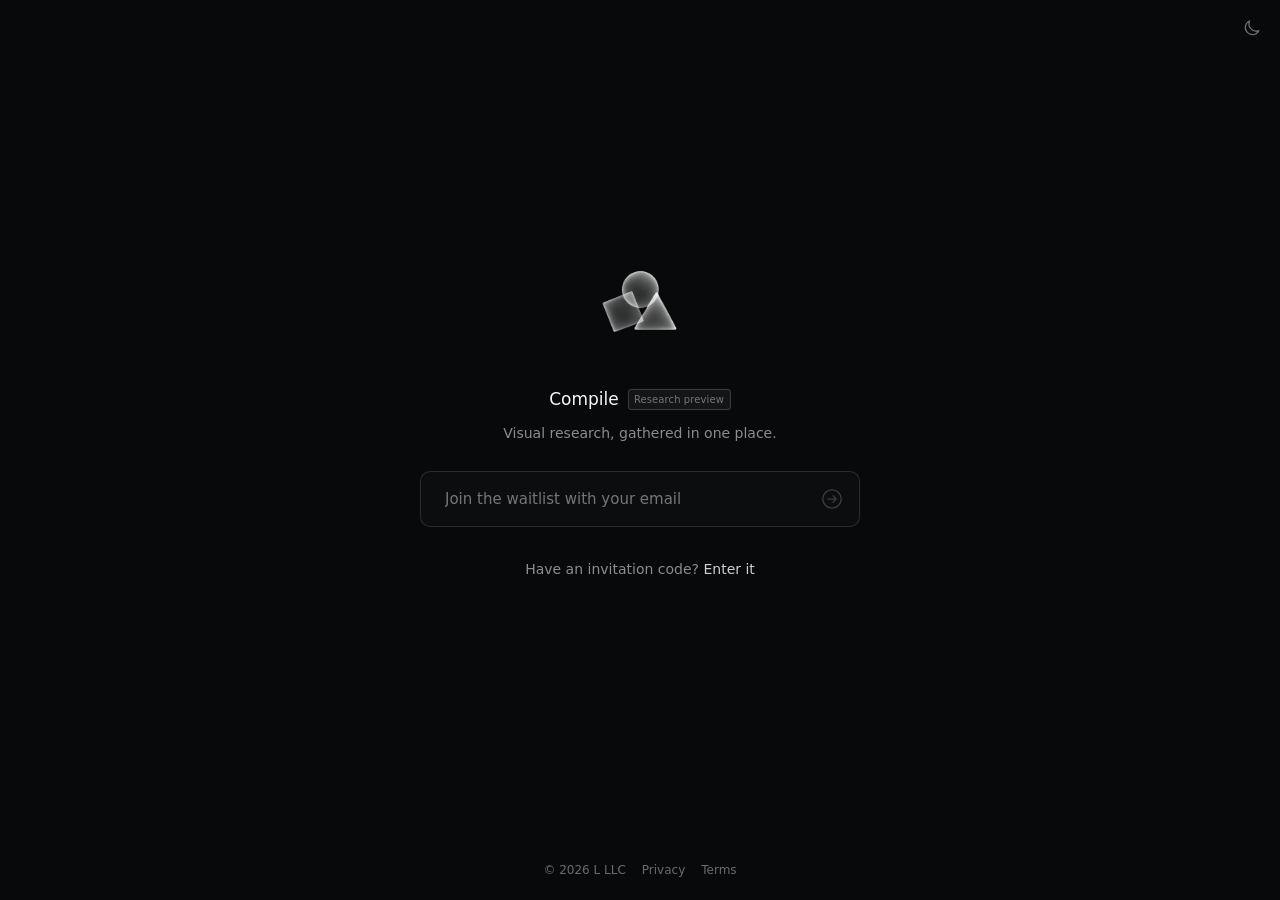
<file: index.html>
<!doctype html>
<html lang="en">
<head>
<meta charset="utf-8">
<meta name="viewport" content="width=device-width, initial-scale=1">
<meta name="robots" content="noindex, nofollow">
<title>Compile</title>
<meta name="theme-color" content="#08090A" data-dark="#08090A" data-light="#FFFFFF">
<meta name="color-scheme" content="dark">
<script>
(function () {
  var root = document.documentElement, chosen = null;
  try { chosen = localStorage.getItem('appearance'); } catch (e) {}
  var theme = chosen === 'light' ? 'light' : 'dark';
  root.setAttribute('data-theme', theme);
  var bar = document.querySelector('meta[name="theme-color"]');
  bar.setAttribute('content', bar.getAttribute('data-' + theme));
  document.querySelector('meta[name="color-scheme"]').setAttribute('content', theme);
})();
</script>
<script>
/* Before the page is drawn: whether this is one of Apple's own systems, whose font draws the Apple logo on the
   download (Site/public/assets/gate.css `.mark`). */
if (/Mac|iPhone|iPad|iPod/.test(navigator.platform || '') || /Macintosh|iPhone|iPad/.test(navigator.userAgent || '')) document.documentElement.classList.add('apple');
</script>
<meta name="referrer" content="no-referrer">
<link rel="icon" type="image/png" href="favicon.png">
<link rel="apple-touch-icon" href="assets/apple-touch-icon.png">
<link rel="stylesheet" href="assets/gate.css">
</head>
<body>
<button class="theme" id="theme" type="button" aria-label="Dark appearance" aria-pressed="true"><svg class="drawn" viewBox="0 0 28 28" aria-hidden="true"><path d="M11.66 7A7.08 7.08 0 1 0 20.82 16.49A7.06 7.06 0 0 1 11.66 7Z"/></svg></button>
<main class="gate" data-cloud="https://ground-cloud.ml2873.workers.dev">
  <div class="col">
    <span class="icon" aria-hidden="true"><img class="day" src="assets/icon-512.png" alt="" width="100" height="100"><img class="night" src="assets/icon-512-dark.png" alt="" width="100" height="100"></span>
    <h1 class="title"><span class="name">Compile<span class="badge"><span>Research preview</span></span></span></h1>
    <p class="about"><span>Visual research, gathered in one place.</span></p>
    <form class="card" id="ask" novalidate>
      <div class="row">
        <input class="field" id="email" type="email" placeholder="Join the waitlist with your email" aria-label="Your email address, to join the waitlist" autocomplete="email" spellcheck="false">
        <button class="go" id="send" type="submit" disabled aria-label="Join the waitlist"><svg class="drawn" viewBox="0 0 28 28" aria-hidden="true"><circle cx="14" cy="14" r="9.18"/><path class="arrow" d="M9.83 14H18.28M15.02 10.75L18.28 14L15.02 17.25"/><path class="tick" d="M10.17 14.57L12.65 17.94L17.75 10.5"/></svg></button>
      </div>
      <p class="problem" id="asked" role="status" aria-live="polite"></p>
    </form>
    <form class="card" id="enter" novalidate hidden>
      <div class="cells" id="cells">
        <input id="typed" type="text" aria-label="Your invitation code: twelve letters and digits" autocomplete="off" autocorrect="off"
               autocapitalize="characters" spellcheck="false" enterkeyhint="go">
        <div class="boxes" aria-hidden="true"><span class="group"><span class="box" style="--i:0"></span><span class="box" style="--i:1"></span><span class="box" style="--i:2"></span><span class="box" style="--i:3"></span></span><span class="group"><span class="box" style="--i:4"></span><span class="box" style="--i:5"></span><span class="box" style="--i:6"></span><span class="box" style="--i:7"></span></span><span class="group"><span class="box" style="--i:8"></span><span class="box" style="--i:9"></span><span class="box" style="--i:10"></span><span class="box" style="--i:11"></span></span></div>
      </div>
      <p class="problem" id="problem" role="status" aria-live="polite"></p>
    </form>
    <div class="got" id="got" hidden>
      <div class="kept" id="kept"><button class="code" id="copy" type="button"><span id="code"></span><span class="symbol" aria-hidden="true"><svg class="drawn" viewBox="0 0 28 28"><g class="sheets"><rect x="10.6" y="6.8" width="10.4" height="12.4" rx="2.3"/><path d="M7.6 10.6V19.4A2.6 2.6 0 0 0 10.2 22H16.8"/></g><path class="tick" d="M9.4 14.6L12.7 18.1L18.9 10.3"/></svg></span></button><span class="sr" id="copied" role="status" aria-live="polite"></span></div>
      <div class="steps" id="mac">
        <div class="get" id="get">
          <a class="download" id="download" href="#"><span class="mark" aria-hidden="true">&#xF8FF;</span>Download for Mac</a>
          <p class="version"><span class="release"></span><span>Requires <span class="system">macOS 26 or later</span> and a Mac with Apple silicon</span></p>
        </div>
        <p class="then">Then drag Compile from Downloads to Applications.</p>
        <p class="then">Installed it? <a class="link" id="open" href="ground://code">Open in Compile</a></p>
      </div>
      <div class="steps" id="handheld" hidden>
        <p class="then">Compile is a Mac app. Open this link on a Mac to see it.</p>
        <div class="get"><button class="download send" id="send-link" type="button">Send Link…</button></div>
      </div>
      <p class="note" id="note" role="status" aria-live="polite"></p>
    </div>
    <p class="switch" id="switch-line"><span id="switch-words">Have an invitation code? </span><button type="button" class="link" id="switch" aria-controls="enter">Enter it</button></p>
    <noscript><p class="problem">This page needs JavaScript.</p></noscript>
  </div>
</main>
<footer class="foot"><span>© 2026 L LLC</span><a href="privacy/">Privacy</a><a href="terms/">Terms</a></footer>
<script src="assets/gate.js"></script>
</body>
</html>
</file>
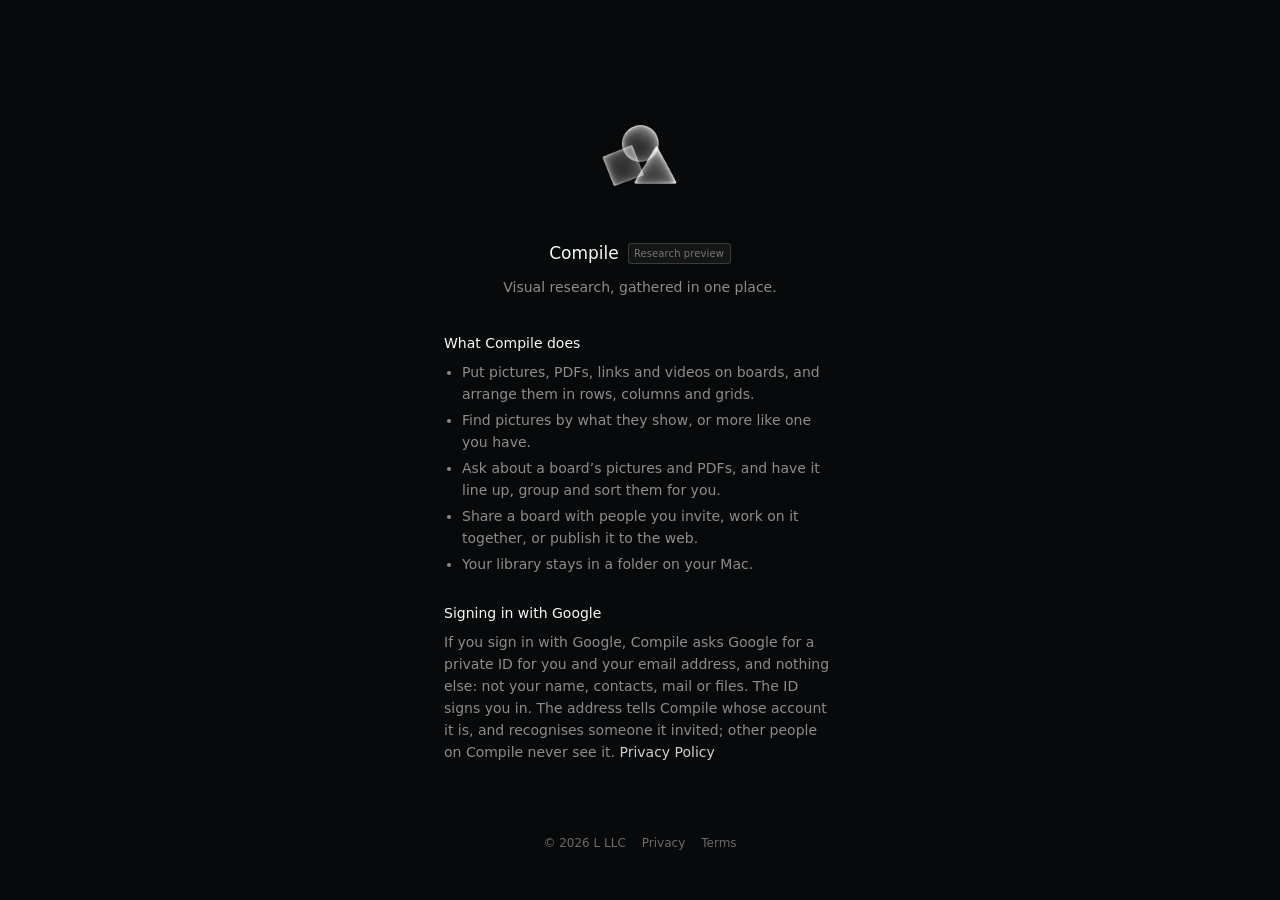
<file: overview/index.html>
<!doctype html>
<html lang="en">
<head>
<meta charset="utf-8">
<meta name="viewport" content="width=device-width, initial-scale=1">
<meta name="robots" content="noindex, nofollow">
<title>Compile</title>
<meta name="theme-color" content="#08090A" data-dark="#08090A" data-light="#FFFFFF">
<meta name="color-scheme" content="dark">
<script>
(function () {
  var root = document.documentElement, chosen = null;
  try { chosen = localStorage.getItem('appearance'); } catch (e) {}
  var theme = chosen === 'light' ? 'light' : 'dark';
  root.setAttribute('data-theme', theme);
  var bar = document.querySelector('meta[name="theme-color"]');
  bar.setAttribute('content', bar.getAttribute('data-' + theme));
  document.querySelector('meta[name="color-scheme"]').setAttribute('content', theme);
})();
</script>
<meta name="referrer" content="no-referrer">
<link rel="icon" type="image/png" href="../favicon.png">
<link rel="stylesheet" href="../assets/gate.css">
</head>
<body class="overview-page">
<main class="gate">
  <div class="col">
    <span class="icon" aria-hidden="true"><img class="day" src="../assets/icon-512.png" alt="" width="100" height="100"><img class="night" src="../assets/icon-512-dark.png" alt="" width="100" height="100"></span>
    <h1 class="title"><span class="name">Compile<span class="badge"><span>Research preview</span></span></span></h1>
    <p class="about"><span>Visual research, gathered in one place.</span></p>
  </div>
</main>
<section class="more" aria-label="What Compile does">
  <h2>What Compile does</h2>
  <ul><li>Put pictures, PDFs, links and videos on boards, and arrange them in rows, columns and grids.</li><li>Find pictures by what they show, or more like one you have.</li><li>Ask about a board’s pictures and PDFs, and have it line up, group and sort them for you.</li><li>Share a board with people you invite, work on it together, or publish it to the web.</li><li>Your library stays in a folder on your Mac.</li></ul>
  <h2>Signing in with Google</h2>
  <p>If you sign in with Google, Compile asks Google for a private ID for you and your email address, and nothing else: not your name, contacts, mail or files. The ID signs you in. The address tells Compile whose account it is, and recognises someone it invited; other people on Compile never see it. <a href="../privacy/">Privacy Policy</a></p>
</section>
<footer class="foot"><span>© 2026 L LLC</span><a href="../privacy/">Privacy</a><a href="../terms/">Terms</a></footer>
</body>
</html>
</file>
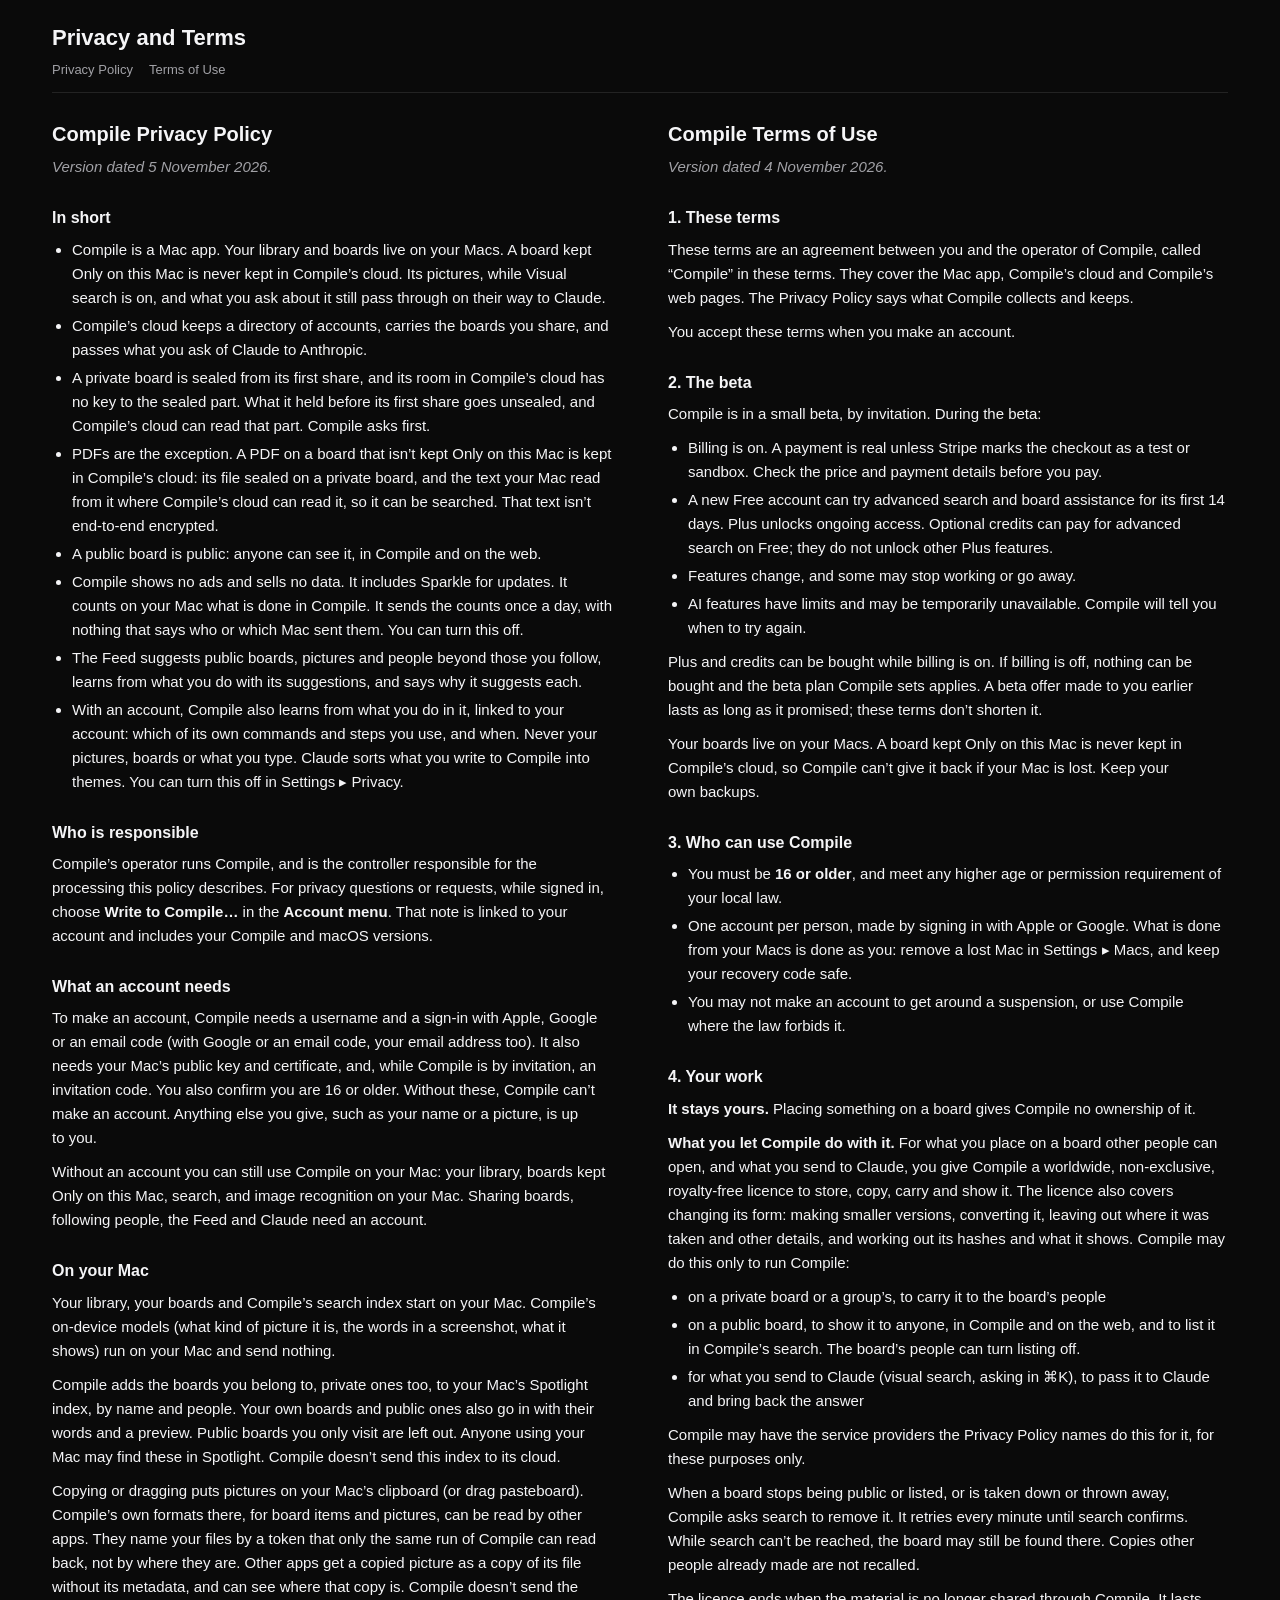
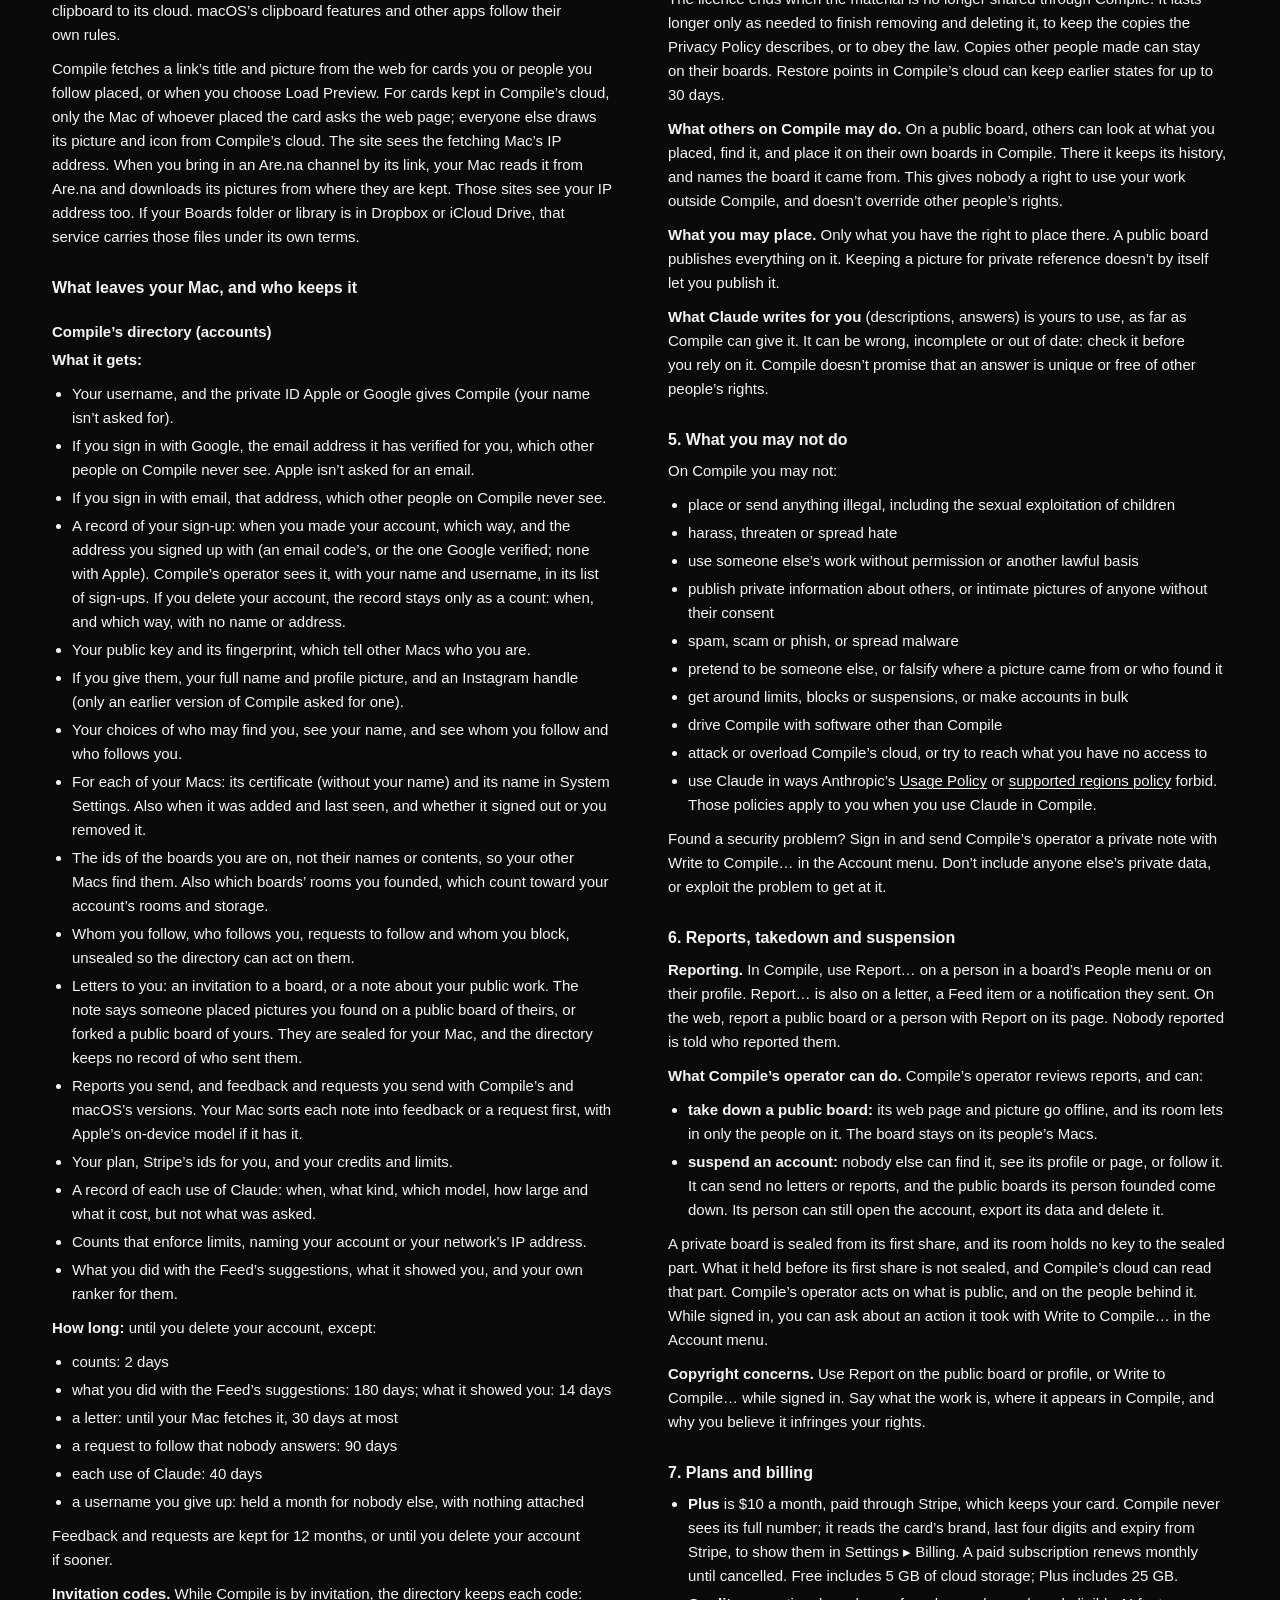
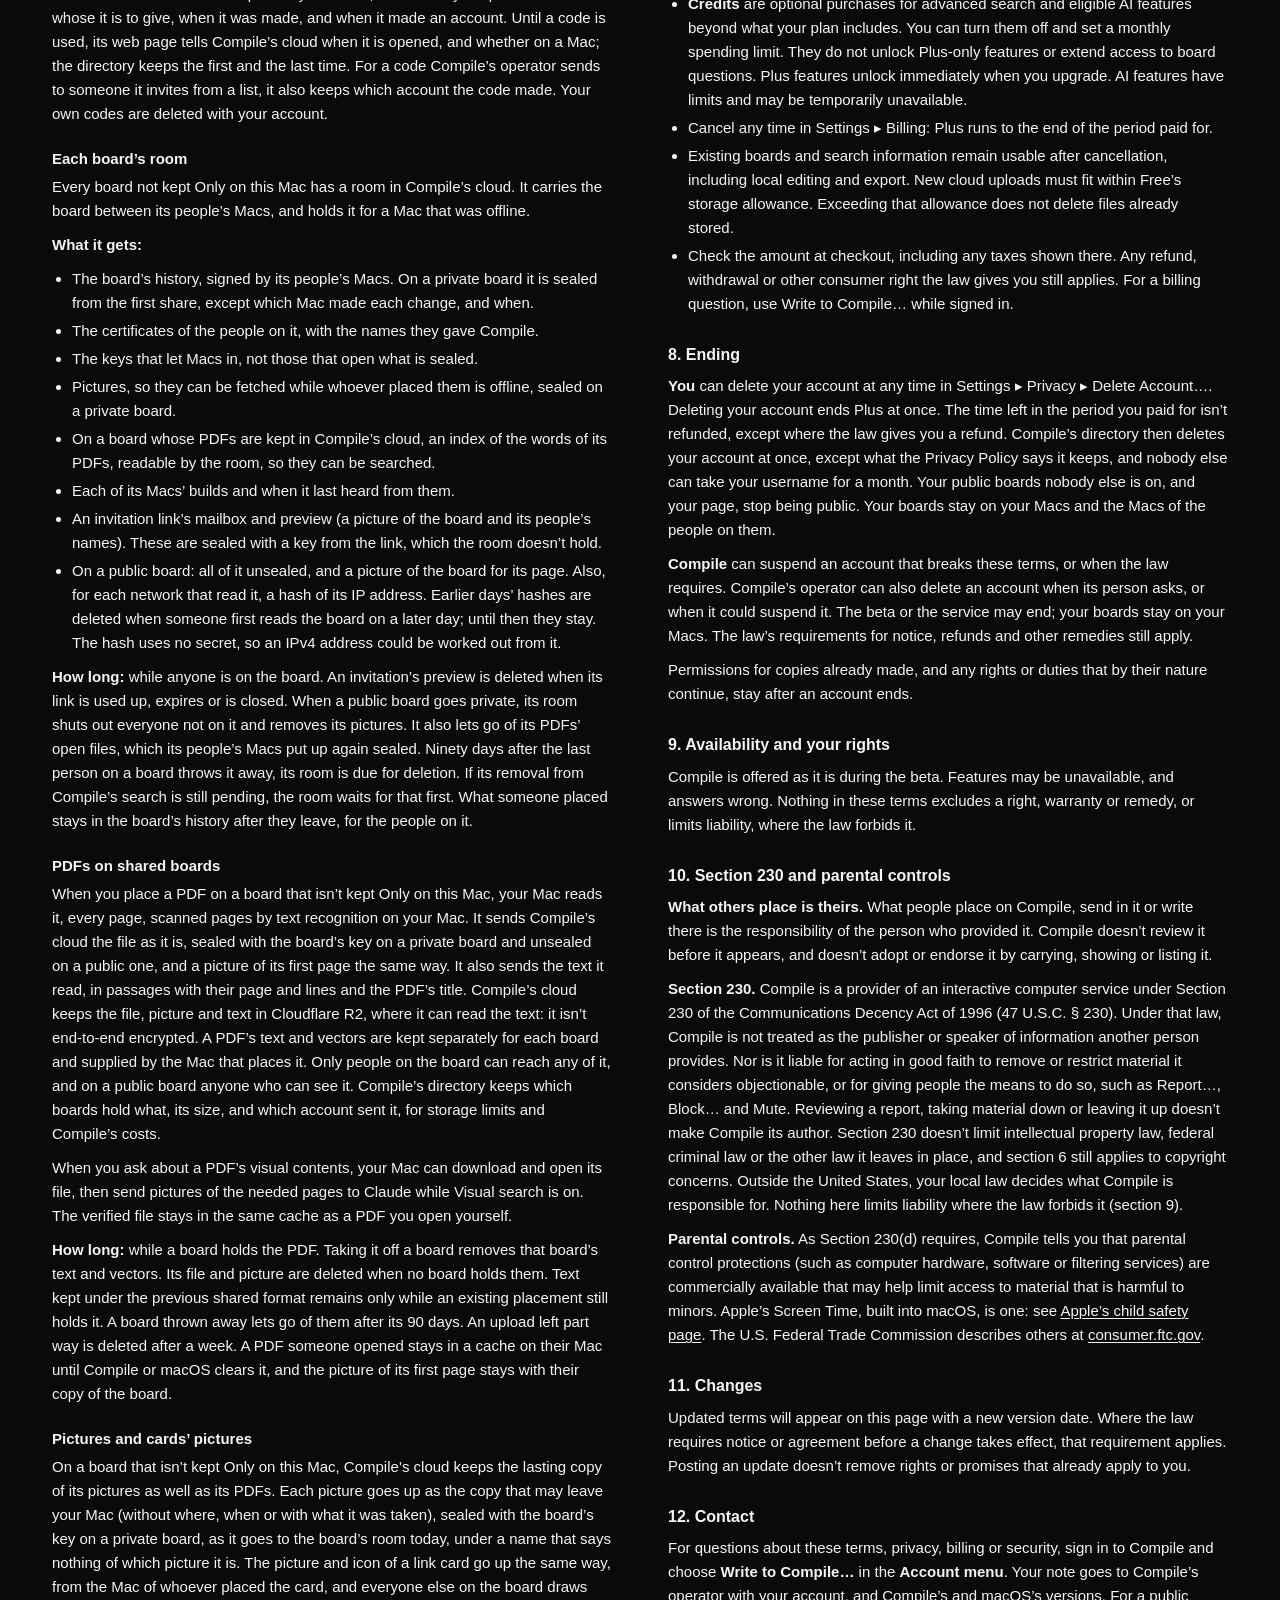
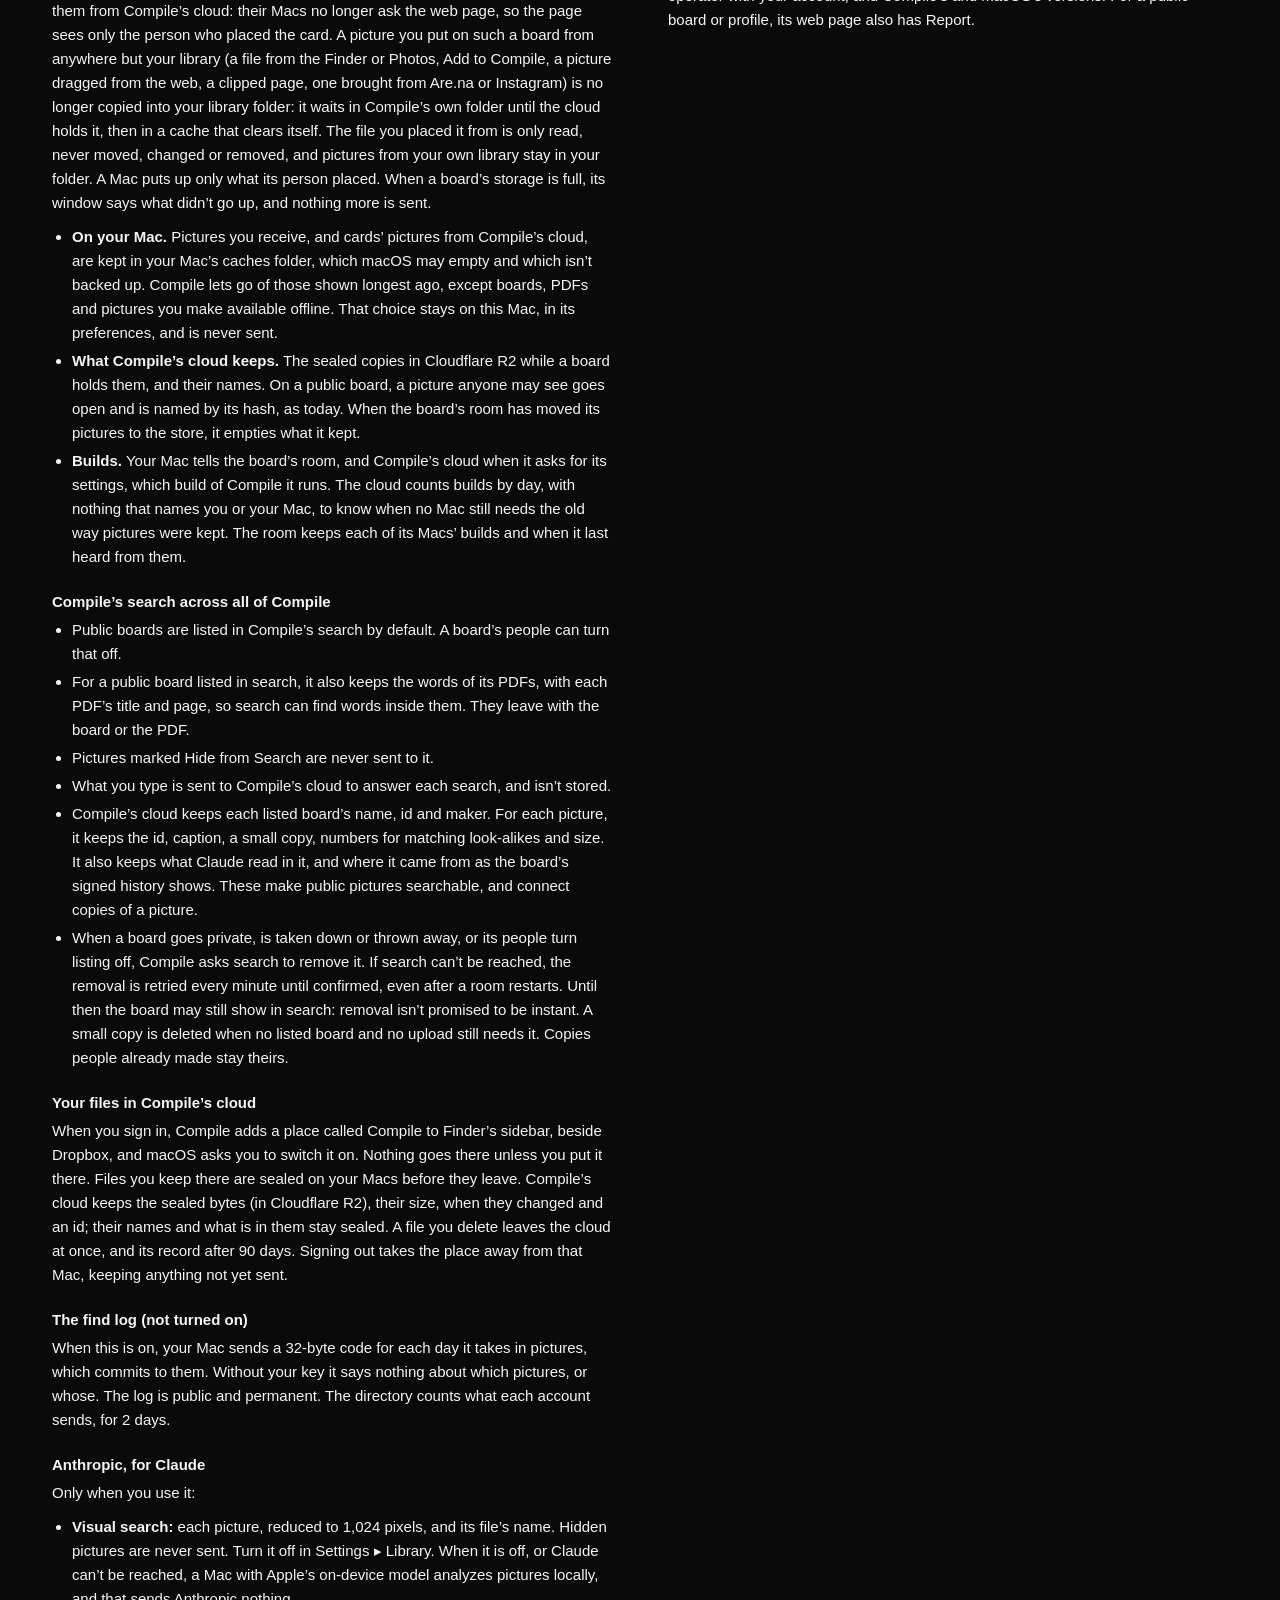
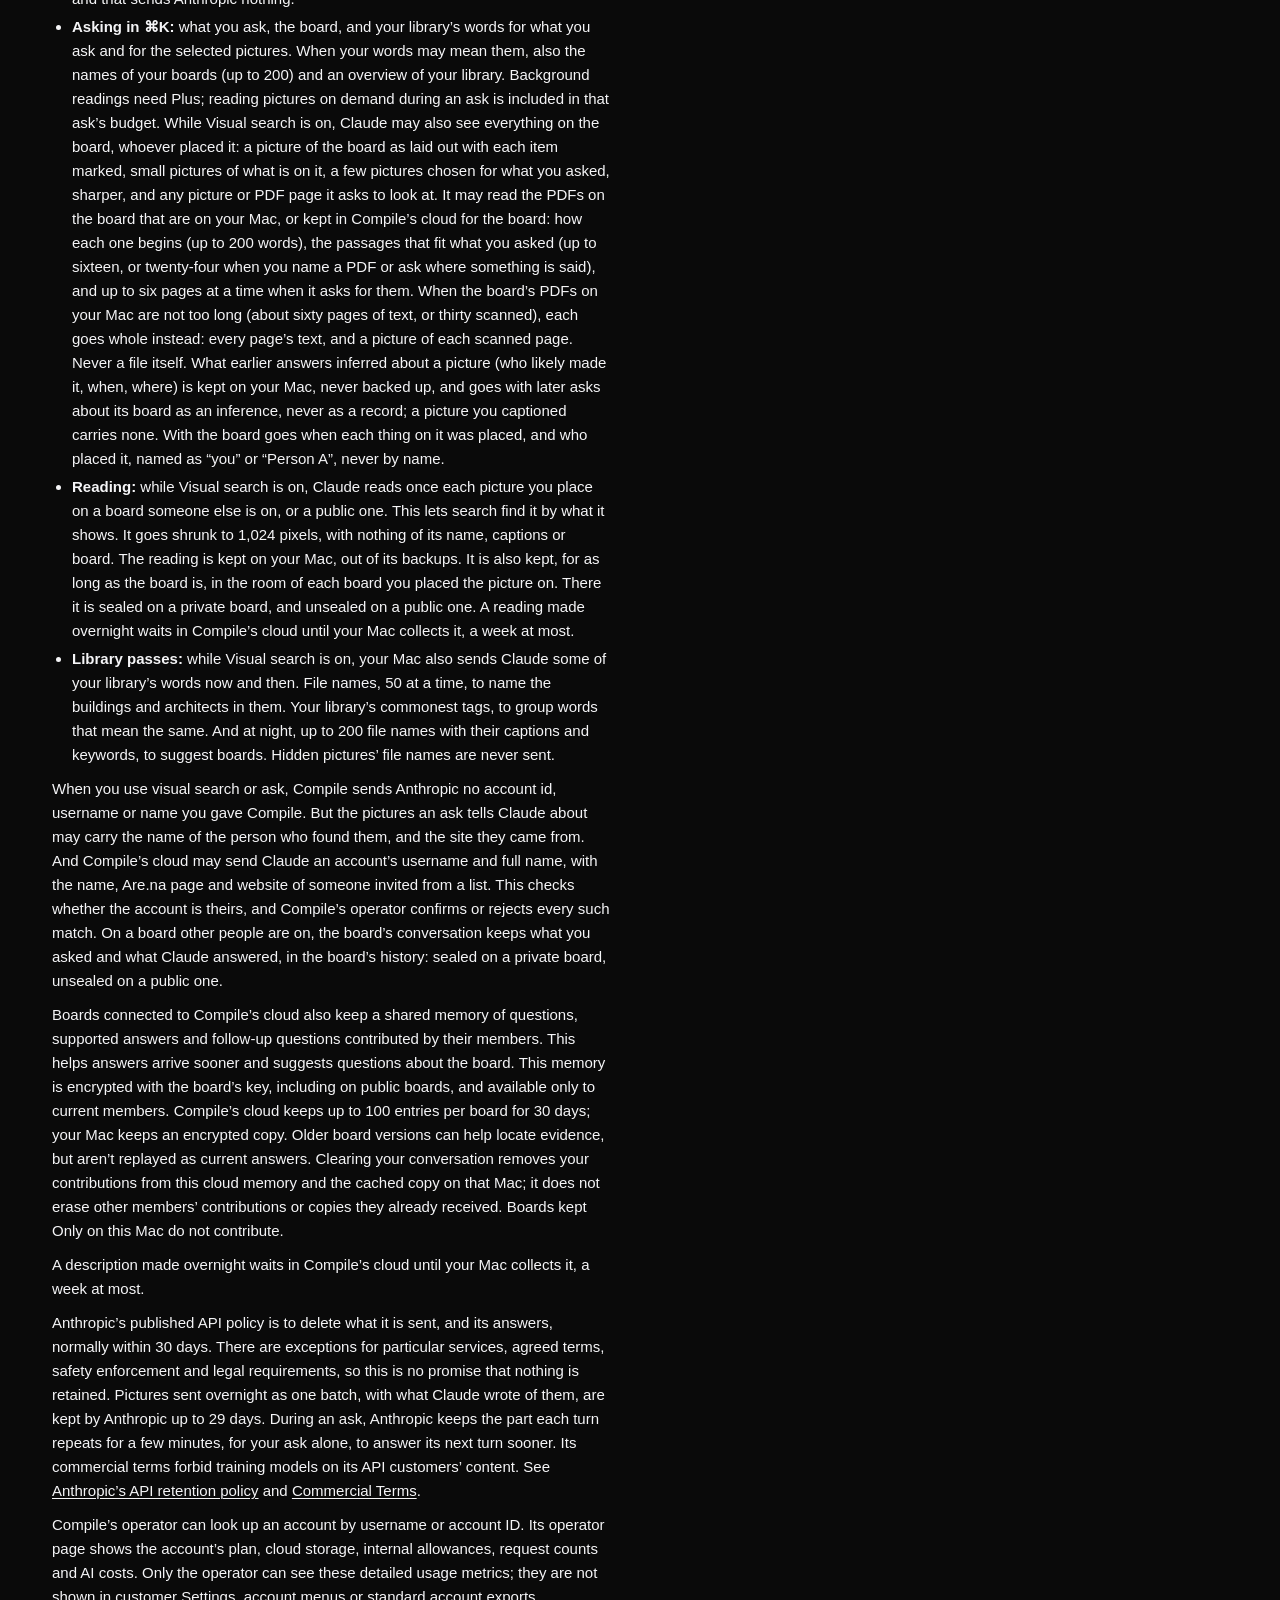
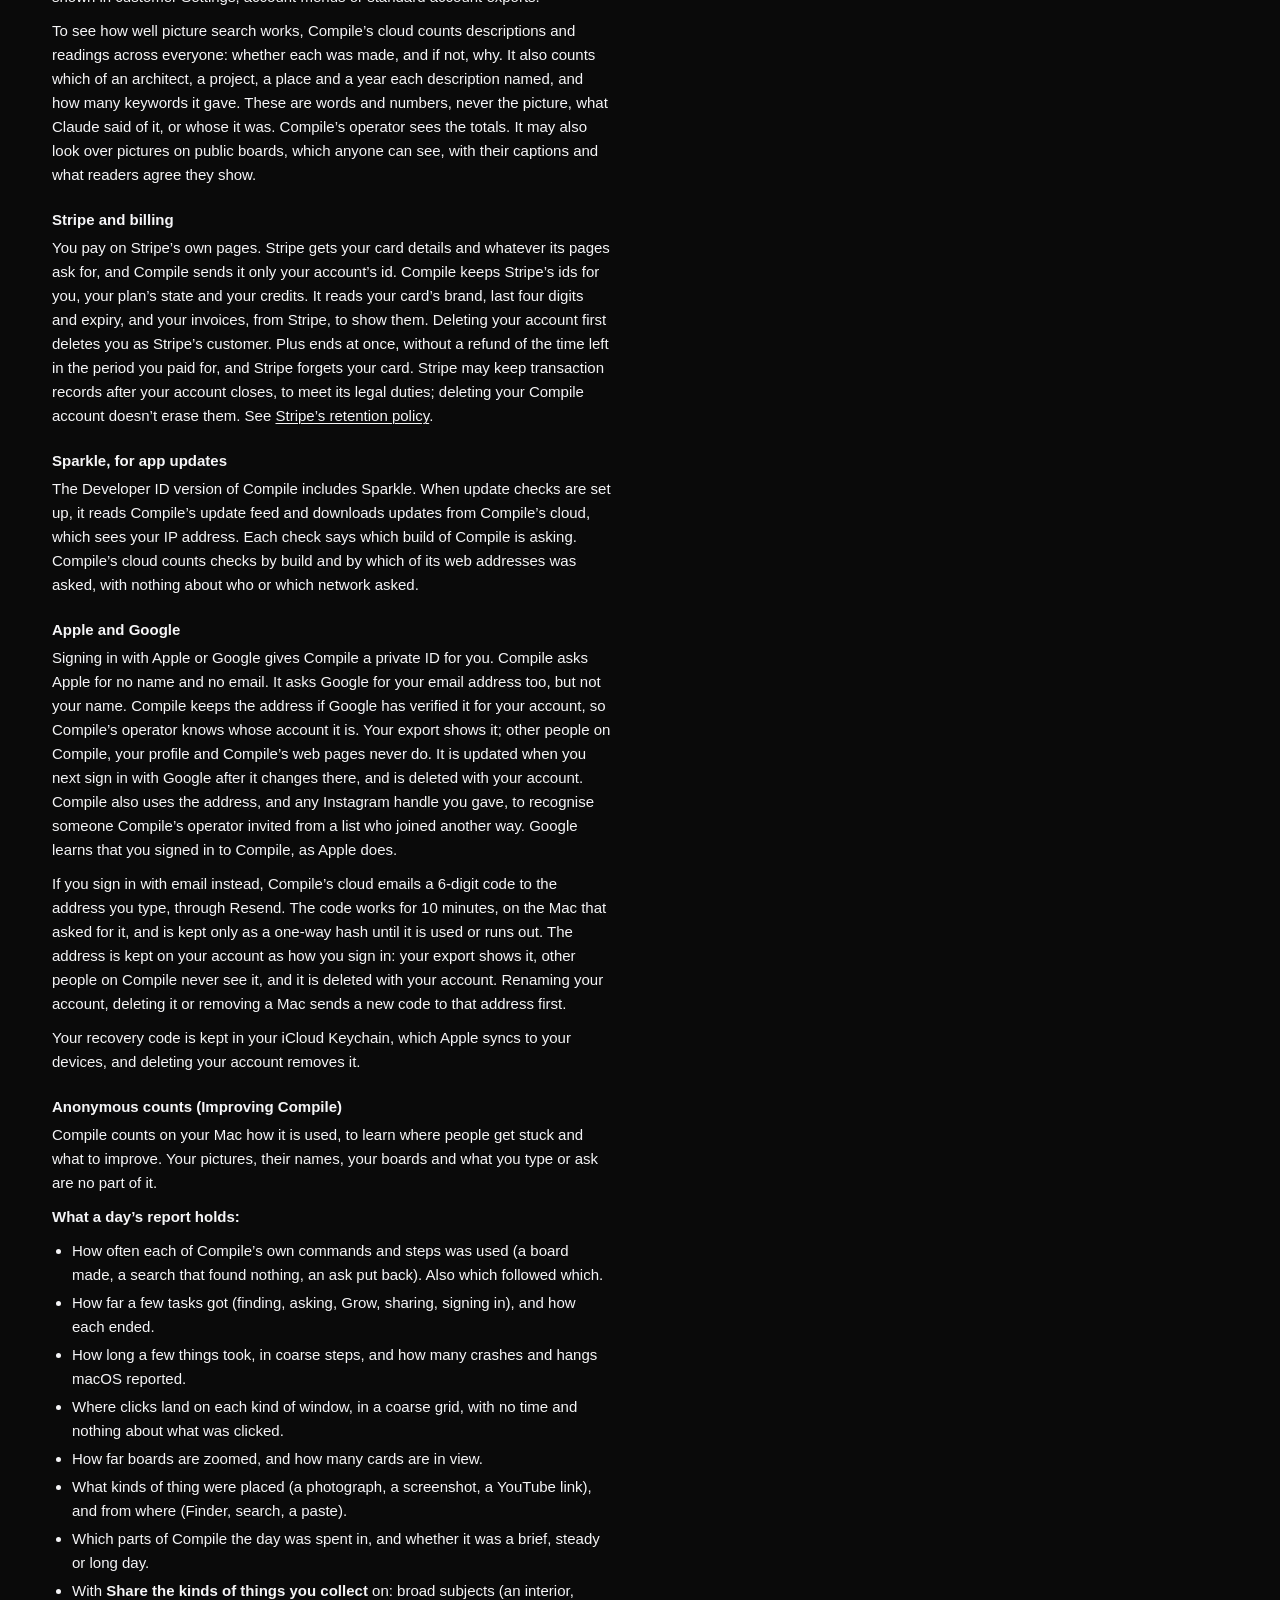
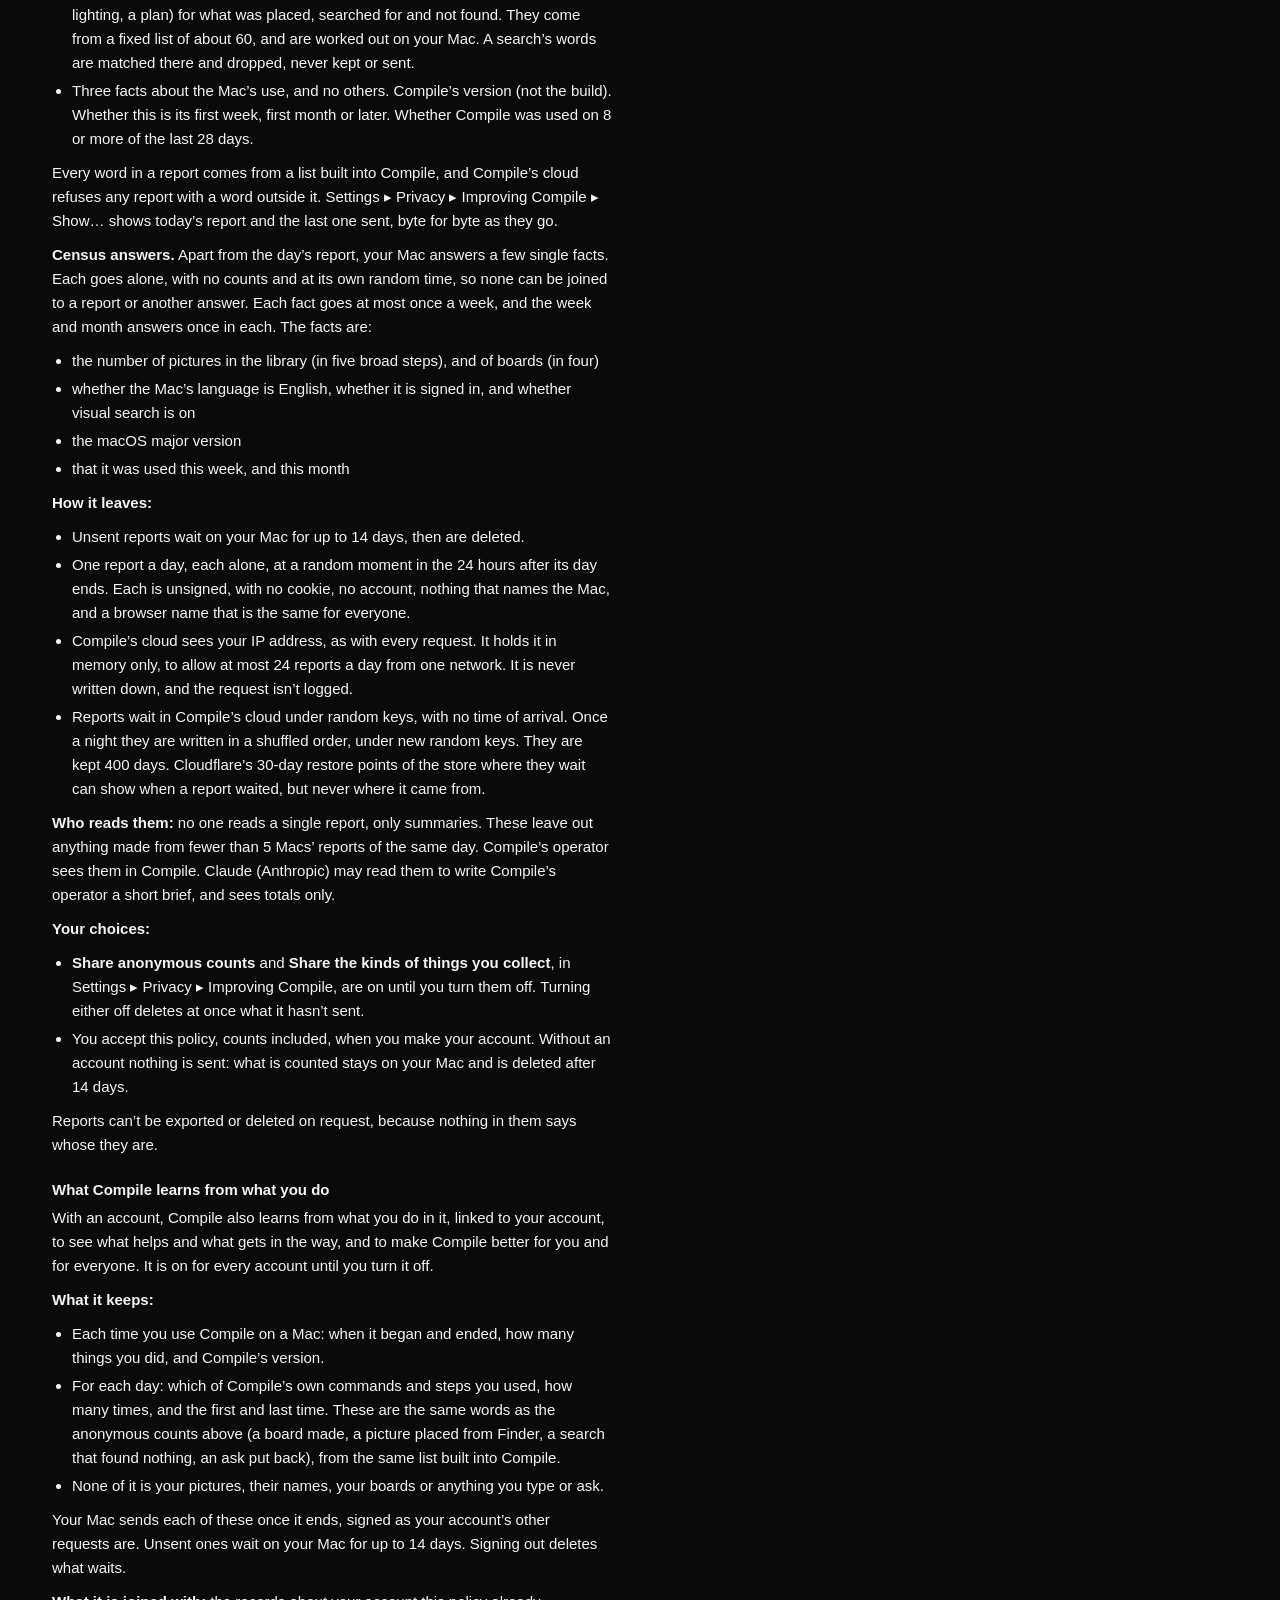
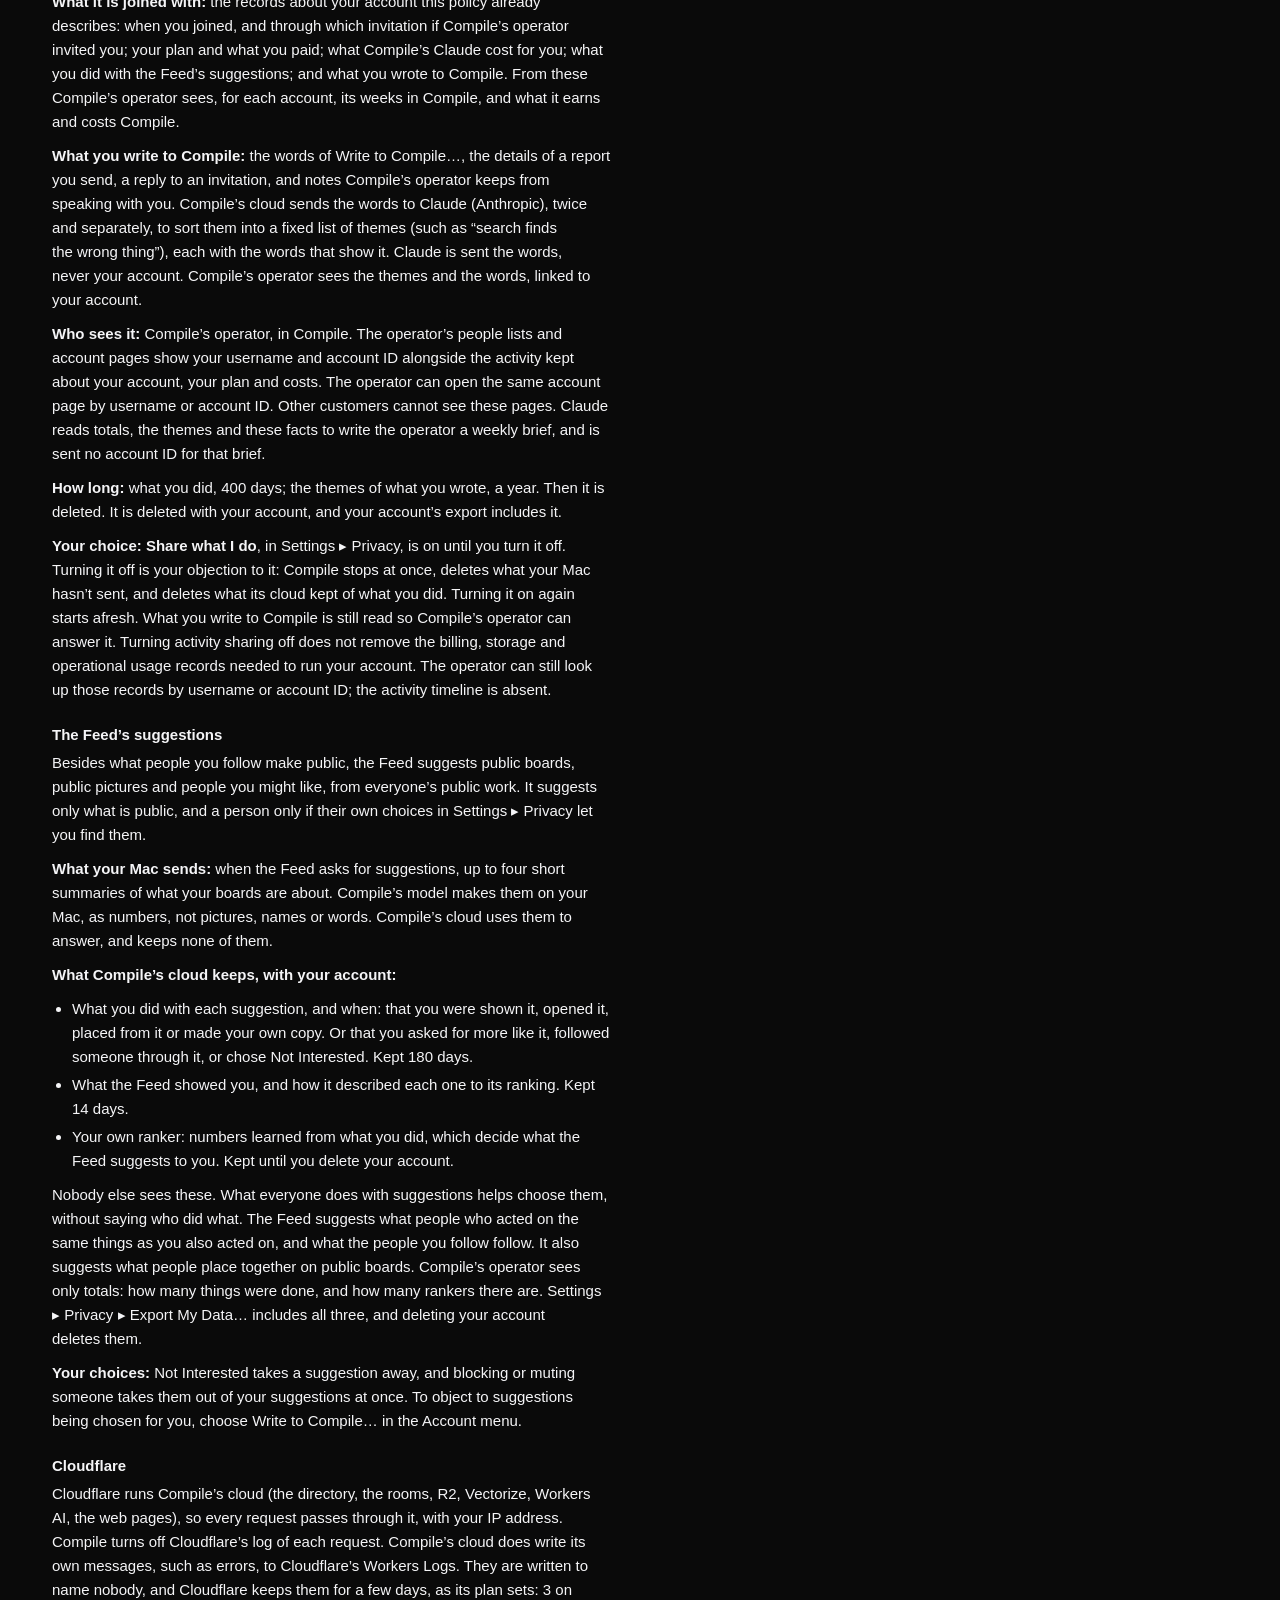
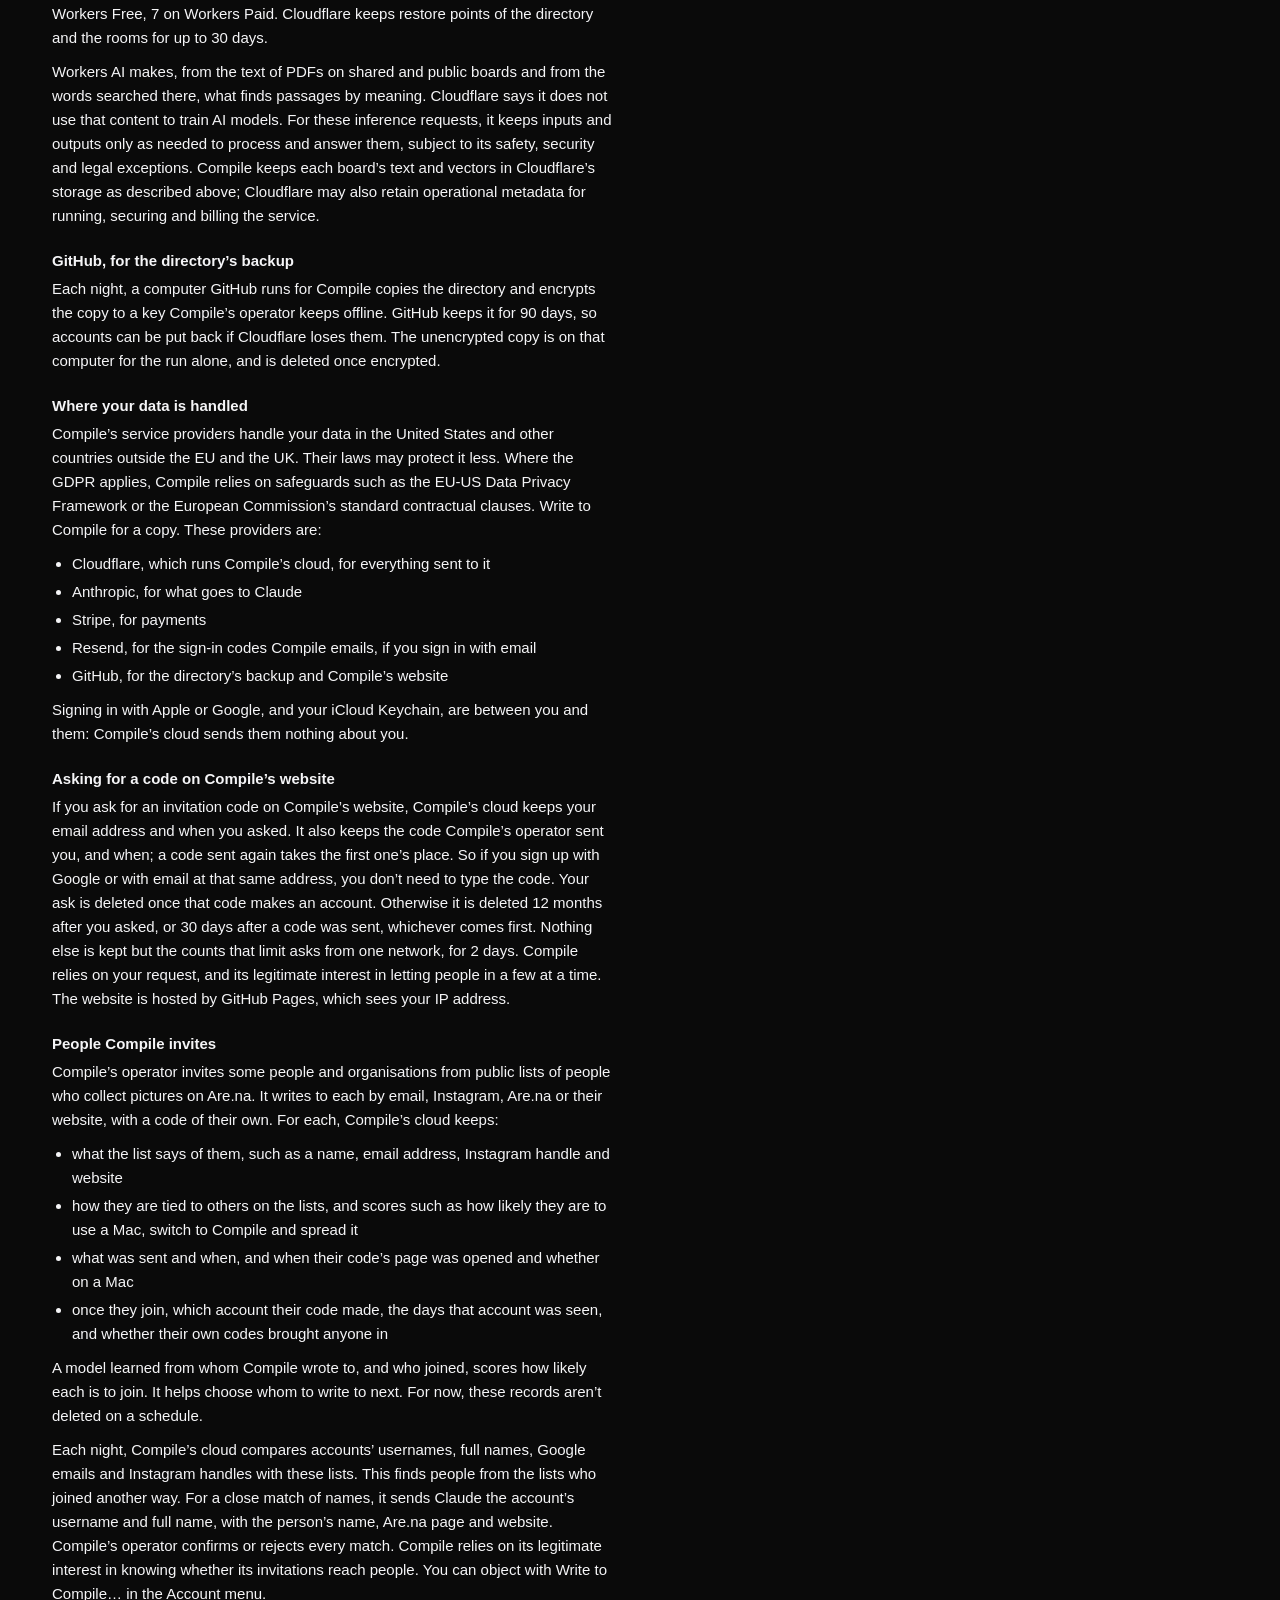
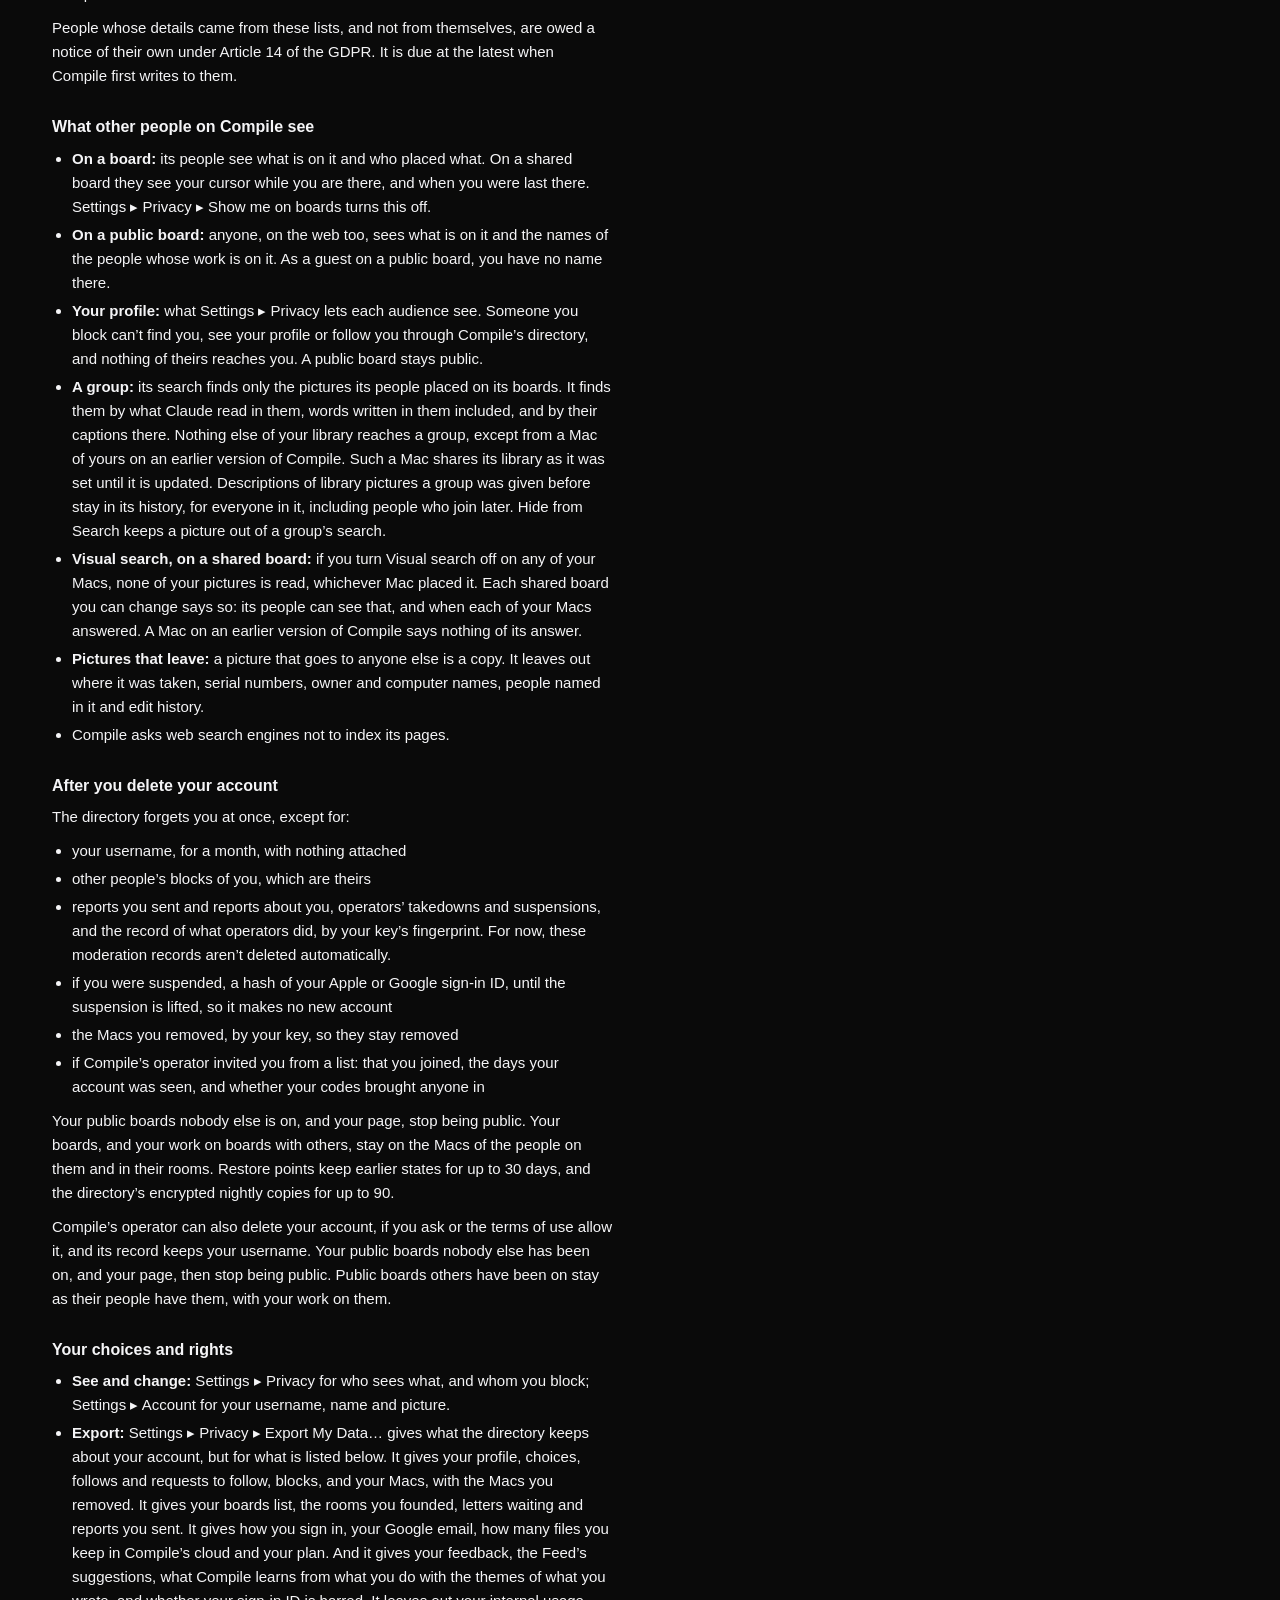
<file: privacy/index.html>
<!doctype html>
<html lang="en"><head><meta charset="utf-8"><meta name="viewport" content="width=device-width, initial-scale=1"><meta name="robots" content="noindex"><title>Privacy and Terms · Compile</title>
<meta name="theme-color" content="#0a0a0a" data-dark="#0a0a0a" data-light="#fff">
<meta name="color-scheme" content="dark">
<script>
(function () {
  var root = document.documentElement, chosen = null;
  try { chosen = localStorage.getItem('appearance'); } catch (e) {}
  var theme = chosen === 'light' ? 'light' : 'dark';
  root.setAttribute('data-theme', theme);
  var bar = document.querySelector('meta[name="theme-color"]');
  bar.setAttribute('content', bar.getAttribute('data-' + theme));
  document.querySelector('meta[name="color-scheme"]').setAttribute('content', theme);
})();
</script>
<style>:root{color-scheme:dark;--board:#0a0a0a;--ink:#f5f5f7;--quiet:#a1a1a6;--hair:rgba(255,255,255,.1)}:root[data-theme="light"]{color-scheme:light;--board:#fff;--ink:#1d1d1f;--quiet:#6e6e73;--hair:rgba(0,0,0,.08)}html,body{margin:0;background:var(--board);color:var(--ink);font:15px/1.6 -apple-system,BlinkMacSystemFont,"Helvetica Neue",Helvetica,Arial,sans-serif;-webkit-font-smoothing:antialiased}body{padding:24px 16px}header,body>nav,main{max-width:640px;margin:0 auto}header{padding-bottom:12px;margin-bottom:28px;border-bottom:1px solid var(--hair)}header h1{font-size:22px;line-height:1.25;font-weight:600;margin:0 0 8px}nav{display:flex;gap:16px;font-size:13px}body>nav{padding-bottom:12px;margin-bottom:28px;border-bottom:1px solid var(--hair)}nav a{color:var(--quiet);text-decoration:none}nav a:hover{color:var(--ink)}.pair{display:grid;grid-template-columns:minmax(0,1fr);gap:56px}@media (min-width:1240px){header,.pair{max-width:1176px}.pair{grid-template-columns:repeat(2,minmax(0,560px));justify-content:space-between}}article{min-width:0}h1{font-size:22px;line-height:1.25;font-weight:600;margin:0 0 12px;text-wrap:pretty}h2{font-size:17px;line-height:1.3;font-weight:600;margin:32px 0 8px}h3{font-size:15px;line-height:1.4;font-weight:600;margin:24px 0 6px}article>h2:first-child{font-size:20px;margin-top:0}article h3{font-size:16px;margin:28px 0 8px}article h4{font-size:15px;line-height:1.4;font-weight:600;margin:22px 0 6px}p{margin:0 0 10px;text-wrap:pretty}em{color:var(--quiet)}ul{margin:0 0 10px;padding-left:20px}li{margin:4px 0}a{color:inherit;text-decoration:underline;text-underline-offset:2px;text-decoration-thickness:1px}code{font-size:.9em;overflow-wrap:anywhere}</style></head>
<body><header><h1>Privacy and Terms</h1><nav aria-label="Legal documents"><a href="#privacy">Privacy Policy</a><a href="#terms">Terms of Use</a></nav></header>
<main class="pair">
<article id="privacy" aria-labelledby="privacy-title">
<h2 id="privacy-title">Compile Privacy Policy</h2>
<p><em>Version dated 5 November 2026.</em></p>
<h3>In short</h3>
<ul><li>Compile is a Mac app. Your library and boards live on your Macs. A board kept Only on this Mac is never kept in Compile’s cloud. Its pictures, while Visual search is on, and what you ask about it still pass through on their way to Claude.</li><li>Compile’s cloud keeps a directory of accounts, carries the boards you share, and passes what you ask of Claude to Anthropic.</li><li>A private board is sealed from its first share, and its room in Compile’s cloud has no key to the sealed part. What it held before its first share goes unsealed, and Compile’s cloud can read that part. Compile asks first.</li><li>PDFs are the exception. A PDF on a board that isn’t kept Only on this Mac is kept in Compile’s cloud: its file sealed on a private board, and the text your Mac read from it where Compile’s cloud can read it, so it can be searched. That text isn’t end-to-end encrypted.</li><li>A public board is public: anyone can see it, in Compile and on the web.</li><li>Compile shows no ads and sells no data. It includes Sparkle for updates. It counts on your Mac what is done in Compile. It sends the counts once a day, with nothing that says who or which Mac sent them. You can turn this off.</li><li>The Feed suggests public boards, pictures and people beyond those you follow, learns from what you do with its suggestions, and says why it suggests each.</li><li>With an account, Compile also learns from what you do in it, linked to your account: which of its own commands and steps you use, and when. Never your pictures, boards or what you type. Claude sorts what you write to Compile into themes. You can turn this off in Settings ▸ Privacy.</li></ul>
<h3>Who is responsible</h3>
<p>Compile’s operator runs Compile, and is the controller responsible for the processing this policy describes. For privacy questions or requests, while signed in, choose <strong>Write to Compile…</strong> in the <strong>Account menu</strong>. That note is linked to your account and includes your Compile and macOS versions.</p>
<h3>What an account needs</h3>
<p>To make an account, Compile needs a username and a sign-in with Apple, Google or an email code (with Google or an email code, your email address too). It also needs your Mac’s public key and certificate, and, while Compile is by invitation, an invitation code. You also confirm you are 16 or older. Without these, Compile can’t make an account. Anything else you give, such as your name or a picture, is up to you.</p>
<p>Without an account you can still use Compile on your Mac: your library, boards kept Only on this Mac, search, and image recognition on your Mac. Sharing boards, following people, the Feed and Claude need an account.</p>
<h3>On your Mac</h3>
<p>Your library, your boards and Compile’s search index start on your Mac. Compile’s on-device models (what kind of picture it is, the words in a screenshot, what it shows) run on your Mac and send nothing.</p>
<p>Compile adds the boards you belong to, private ones too, to your Mac’s Spotlight index, by name and people. Your own boards and public ones also go in with their words and a preview. Public boards you only visit are left out. Anyone using your Mac may find these in Spotlight. Compile doesn’t send this index to its cloud.</p>
<p>Copying or dragging puts pictures on your Mac’s clipboard (or drag pasteboard). Compile’s own formats there, for board items and pictures, can be read by other apps. They name your files by a token that only the same run of Compile can read back, not by where they are. Other apps get a copied picture as a copy of its file without its metadata, and can see where that copy is. Compile doesn’t send the clipboard to its cloud. macOS’s clipboard features and other apps follow their own rules.</p>
<p>Compile fetches a link’s title and picture from the web for cards you or people you follow placed, or when you choose Load Preview. For cards kept in Compile’s cloud, only the Mac of whoever placed the card asks the web page; everyone else draws its picture and icon from Compile’s cloud. The site sees the fetching Mac’s IP address. When you bring in an Are.na channel by its link, your Mac reads it from Are.na and downloads its pictures from where they are kept. Those sites see your IP address too. If your Boards folder or library is in Dropbox or iCloud Drive, that service carries those files under its own terms.</p>
<h3>What leaves your Mac, and who keeps it</h3>
<h4>Compile’s directory (accounts)</h4>
<p><strong>What it gets:</strong></p>
<ul><li>Your username, and the private ID Apple or Google gives Compile (your name isn’t asked for).</li><li>If you sign in with Google, the email address it has verified for you, which other people on Compile never see. Apple isn’t asked for an email.</li><li>If you sign in with email, that address, which other people on Compile never see.</li><li>A record of your sign-up: when you made your account, which way, and the address you signed up with (an email code’s, or the one Google verified; none with Apple). Compile’s operator sees it, with your name and username, in its list of sign-ups. If you delete your account, the record stays only as a count: when, and which way, with no name or address.</li><li>Your public key and its fingerprint, which tell other Macs who you are.</li><li>If you give them, your full name and profile picture, and an Instagram handle (only an earlier version of Compile asked for one).</li><li>Your choices of who may find you, see your name, and see whom you follow and who follows you.</li><li>For each of your Macs: its certificate (without your name) and its name in System Settings. Also when it was added and last seen, and whether it signed out or you removed it.</li><li>The ids of the boards you are on, not their names or contents, so your other Macs find them. Also which boards’ rooms you founded, which count toward your account’s rooms and storage.</li><li>Whom you follow, who follows you, requests to follow and whom you block, unsealed so the directory can act on them.</li><li>Letters to you: an invitation to a board, or a note about your public work. The note says someone placed pictures you found on a public board of theirs, or forked a public board of yours. They are sealed for your Mac, and the directory keeps no record of who sent them.</li><li>Reports you send, and feedback and requests you send with Compile’s and macOS’s versions. Your Mac sorts each note into feedback or a request first, with Apple’s on-device model if it has it.</li><li>Your plan, Stripe’s ids for you, and your credits and limits.</li><li>A record of each use of Claude: when, what kind, which model, how large and what it cost, but not what was asked.</li><li>Counts that enforce limits, naming your account or your network’s IP address.</li><li>What you did with the Feed’s suggestions, what it showed you, and your own ranker for them.</li></ul>
<p><strong>How long:</strong> until you delete your account, except:</p>
<ul><li>counts: 2 days</li><li>what you did with the Feed’s suggestions: 180 days; what it showed you: 14 days</li><li>a letter: until your Mac fetches it, 30 days at most</li><li>a request to follow that nobody answers: 90 days</li><li>each use of Claude: 40 days</li><li>a username you give up: held a month for nobody else, with nothing attached</li></ul>
<p>Feedback and requests are kept for 12 months, or until you delete your account if sooner.</p>
<p><strong>Invitation codes.</strong> While Compile is by invitation, the directory keeps each code: whose it is to give, when it was made, and when it made an account. Until a code is used, its web page tells Compile’s cloud when it is opened, and whether on a Mac; the directory keeps the first and the last time. For a code Compile’s operator sends to someone it invites from a list, it also keeps which account the code made. Your own codes are deleted with your account.</p>
<h4>Each board’s room</h4>
<p>Every board not kept Only on this Mac has a room in Compile’s cloud. It carries the board between its people’s Macs, and holds it for a Mac that was offline.</p>
<p><strong>What it gets:</strong></p>
<ul><li>The board’s history, signed by its people’s Macs. On a private board it is sealed from the first share, except which Mac made each change, and when.</li><li>The certificates of the people on it, with the names they gave Compile.</li><li>The keys that let Macs in, not those that open what is sealed.</li><li>Pictures, so they can be fetched while whoever placed them is offline, sealed on a private board.</li><li>On a board whose PDFs are kept in Compile’s cloud, an index of the words of its PDFs, readable by the room, so they can be searched.</li><li>Each of its Macs’ builds and when it last heard from them.</li><li>An invitation link’s mailbox and preview (a picture of the board and its people’s names). These are sealed with a key from the link, which the room doesn’t hold.</li><li>On a public board: all of it unsealed, and a picture of the board for its page. Also, for each network that read it, a hash of its IP address. Earlier days’ hashes are deleted when someone first reads the board on a later day; until then they stay. The hash uses no secret, so an IPv4 address could be worked out from it.</li></ul>
<p><strong>How long:</strong> while anyone is on the board. An invitation’s preview is deleted when its link is used up, expires or is closed. When a public board goes private, its room shuts out everyone not on it and removes its pictures. It also lets go of its PDFs’ open files, which its people’s Macs put up again sealed. Ninety days after the last person on a board throws it away, its room is due for deletion. If its removal from Compile’s search is still pending, the room waits for that first. What someone placed stays in the board’s history after they leave, for the people on it.</p>
<h4>PDFs on shared boards</h4>
<p>When you place a PDF on a board that isn’t kept Only on this Mac, your Mac reads it, every page, scanned pages by text recognition on your Mac. It sends Compile’s cloud the file as it is, sealed with the board’s key on a private board and unsealed on a public one, and a picture of its first page the same way. It also sends the text it read, in passages with their page and lines and the PDF’s title. Compile’s cloud keeps the file, picture and text in Cloudflare R2, where it can read the text: it isn’t end-to-end encrypted. A PDF’s text and vectors are kept separately for each board and supplied by the Mac that places it. Only people on the board can reach any of it, and on a public board anyone who can see it. Compile’s directory keeps which boards hold what, its size, and which account sent it, for storage limits and Compile’s costs.</p>
<p>When you ask about a PDF’s visual contents, your Mac can download and open its file, then send pictures of the needed pages to Claude while Visual search is on. The verified file stays in the same cache as a PDF you open yourself.</p>
<p><strong>How long:</strong> while a board holds the PDF. Taking it off a board removes that board’s text and vectors. Its file and picture are deleted when no board holds them. Text kept under the previous shared format remains only while an existing placement still holds it. A board thrown away lets go of them after its 90 days. An upload left part way is deleted after a week. A PDF someone opened stays in a cache on their Mac until Compile or macOS clears it, and the picture of its first page stays with their copy of the board.</p>
<h4>Pictures and cards’ pictures</h4>
<p>On a board that isn’t kept Only on this Mac, Compile’s cloud keeps the lasting copy of its pictures as well as its PDFs. Each picture goes up as the copy that may leave your Mac (without where, when or with what it was taken), sealed with the board’s key on a private board, as it goes to the board’s room today, under a name that says nothing of which picture it is. The picture and icon of a link card go up the same way, from the Mac of whoever placed the card, and everyone else on the board draws them from Compile’s cloud: their Macs no longer ask the web page, so the page sees only the person who placed the card. A picture you put on such a board from anywhere but your library (a file from the Finder or Photos, Add to Compile, a picture dragged from the web, a clipped page, one brought from Are.na or Instagram) is no longer copied into your library folder: it waits in Compile’s own folder until the cloud holds it, then in a cache that clears itself. The file you placed it from is only read, never moved, changed or removed, and pictures from your own library stay in your folder. A Mac puts up only what its person placed. When a board’s storage is full, its window says what didn’t go up, and nothing more is sent.</p>
<ul><li><strong>On your Mac.</strong> Pictures you receive, and cards’ pictures from Compile’s cloud, are kept in your Mac’s caches folder, which macOS may empty and which isn’t backed up. Compile lets go of those shown longest ago, except boards, PDFs and pictures you make available offline. That choice stays on this Mac, in its preferences, and is never sent.</li><li><strong>What Compile’s cloud keeps.</strong> The sealed copies in Cloudflare R2 while a board holds them, and their names. On a public board, a picture anyone may see goes open and is named by its hash, as today. When the board’s room has moved its pictures to the store, it empties what it kept.</li><li><strong>Builds.</strong> Your Mac tells the board’s room, and Compile’s cloud when it asks for its settings, which build of Compile it runs. The cloud counts builds by day, with nothing that names you or your Mac, to know when no Mac still needs the old way pictures were kept. The room keeps each of its Macs’ builds and when it last heard from them.</li></ul>
<h4>Compile’s search across all of Compile</h4>
<ul><li>Public boards are listed in Compile’s search by default. A board’s people can turn that off.</li><li>For a public board listed in search, it also keeps the words of its PDFs, with each PDF’s title and page, so search can find words inside them. They leave with the board or the PDF.</li><li>Pictures marked Hide from Search are never sent to it.</li><li>What you type is sent to Compile’s cloud to answer each search, and isn’t stored.</li><li>Compile’s cloud keeps each listed board’s name, id and maker. For each picture, it keeps the id, caption, a small copy, numbers for matching look-alikes and size. It also keeps what Claude read in it, and where it came from as the board’s signed history shows. These make public pictures searchable, and connect copies of a picture.</li><li>When a board goes private, is taken down or thrown away, or its people turn listing off, Compile asks search to remove it. If search can’t be reached, the removal is retried every minute until confirmed, even after a room restarts. Until then the board may still show in search: removal isn’t promised to be instant. A small copy is deleted when no listed board and no upload still needs it. Copies people already made stay theirs.</li></ul>
<h4>Your files in Compile’s cloud</h4>
<p>When you sign in, Compile adds a place called Compile to Finder’s sidebar, beside Dropbox, and macOS asks you to switch it on. Nothing goes there unless you put it there. Files you keep there are sealed on your Macs before they leave. Compile’s cloud keeps the sealed bytes (in Cloudflare R2), their size, when they changed and an id; their names and what is in them stay sealed. A file you delete leaves the cloud at once, and its record after 90 days. Signing out takes the place away from that Mac, keeping anything not yet sent.</p>
<h4>The find log (not turned on)</h4>
<p>When this is on, your Mac sends a 32-byte code for each day it takes in pictures, which commits to them. Without your key it says nothing about which pictures, or whose. The log is public and permanent. The directory counts what each account sends, for 2 days.</p>
<h4>Anthropic, for Claude</h4>
<p>Only when you use it:</p>
<ul><li><strong>Visual search:</strong> each picture, reduced to 1,024 pixels, and its file’s name. Hidden pictures are never sent. Turn it off in Settings ▸ Library. When it is off, or Claude can’t be reached, a Mac with Apple’s on-device model analyzes pictures locally, and that sends Anthropic nothing.</li><li><strong>Asking in ⌘K:</strong> what you ask, the board, and your library’s words for what you ask and for the selected pictures. When your words may mean them, also the names of your boards (up to 200) and an overview of your library. Background readings need Plus; reading pictures on demand during an ask is included in that ask’s budget. While Visual search is on, Claude may also see everything on the board, whoever placed it: a picture of the board as laid out with each item marked, small pictures of what is on it, a few pictures chosen for what you asked, sharper, and any picture or PDF page it asks to look at. It may read the PDFs on the board that are on your Mac, or kept in Compile’s cloud for the board: how each one begins (up to 200 words), the passages that fit what you asked (up to sixteen, or twenty-four when you name a PDF or ask where something is said), and up to six pages at a time when it asks for them. When the board’s PDFs on your Mac are not too long (about sixty pages of text, or thirty scanned), each goes whole instead: every page’s text, and a picture of each scanned page. Never a file itself. What earlier answers inferred about a picture (who likely made it, when, where) is kept on your Mac, never backed up, and goes with later asks about its board as an inference, never as a record; a picture you captioned carries none. With the board goes when each thing on it was placed, and who placed it, named as “you” or “Person A”, never by name.</li><li><strong>Reading:</strong> while Visual search is on, Claude reads once each picture you place on a board someone else is on, or a public one. This lets search find it by what it shows. It goes shrunk to 1,024 pixels, with nothing of its name, captions or board. The reading is kept on your Mac, out of its backups. It is also kept, for as long as the board is, in the room of each board you placed the picture on. There it is sealed on a private board, and unsealed on a public one. A reading made overnight waits in Compile’s cloud until your Mac collects it, a week at most.</li><li><strong>Library passes:</strong> while Visual search is on, your Mac also sends Claude some of your library’s words now and then. File names, 50 at a time, to name the buildings and architects in them. Your library’s commonest tags, to group words that mean the same. And at night, up to 200 file names with their captions and keywords, to suggest boards. Hidden pictures’ file names are never sent.</li></ul>
<p>When you use visual search or ask, Compile sends Anthropic no account id, username or name you gave Compile. But the pictures an ask tells Claude about may carry the name of the person who found them, and the site they came from. And Compile’s cloud may send Claude an account’s username and full name, with the name, Are.na page and website of someone invited from a list. This checks whether the account is theirs, and Compile’s operator confirms or rejects every such match. On a board other people are on, the board’s conversation keeps what you asked and what Claude answered, in the board’s history: sealed on a private board, unsealed on a public one.</p>
<p>Boards connected to Compile’s cloud also keep a shared memory of questions, supported answers and follow-up questions contributed by their members. This helps answers arrive sooner and suggests questions about the board. This memory is encrypted with the board’s key, including on public boards, and available only to current members. Compile’s cloud keeps up to 100 entries per board for 30 days; your Mac keeps an encrypted copy. Older board versions can help locate evidence, but aren’t replayed as current answers. Clearing your conversation removes your contributions from this cloud memory and the cached copy on that Mac; it does not erase other members’ contributions or copies they already received. Boards kept Only on this Mac do not contribute.</p>
<p>A description made overnight waits in Compile’s cloud until your Mac collects it, a week at most.</p>
<p>Anthropic’s published API policy is to delete what it is sent, and its answers, normally within 30 days. There are exceptions for particular services, agreed terms, safety enforcement and legal requirements, so this is no promise that nothing is retained. Pictures sent overnight as one batch, with what Claude wrote of them, are kept by Anthropic up to 29 days. During an ask, Anthropic keeps the part each turn repeats for a few minutes, for your ask alone, to answer its next turn sooner. Its commercial terms forbid training models on its API customers’ content. See <a href="https://privacy.claude.com/en/articles/7996866-how-long-do-you-store-my-organization-s-data" rel="noreferrer">Anthropic’s API retention policy</a> and <a href="https://www.anthropic.com/legal/commercial-terms" rel="noreferrer">Commercial Terms</a>.</p>
<p>Compile’s operator can look up an account by username or account ID. Its operator page shows the account’s plan, cloud storage, internal allowances, request counts and AI costs. Only the operator can see these detailed usage metrics; they are not shown in customer Settings, account menus or standard account exports.</p>
<p>To see how well picture search works, Compile’s cloud counts descriptions and readings across everyone: whether each was made, and if not, why. It also counts which of an architect, a project, a place and a year each description named, and how many keywords it gave. These are words and numbers, never the picture, what Claude said of it, or whose it was. Compile’s operator sees the totals. It may also look over pictures on public boards, which anyone can see, with their captions and what readers agree they show.</p>
<h4>Stripe and billing</h4>
<p>You pay on Stripe’s own pages. Stripe gets your card details and whatever its pages ask for, and Compile sends it only your account’s id. Compile keeps Stripe’s ids for you, your plan’s state and your credits. It reads your card’s brand, last four digits and expiry, and your invoices, from Stripe, to show them. Deleting your account first deletes you as Stripe’s customer. Plus ends at once, without a refund of the time left in the period you paid for, and Stripe forgets your card. Stripe may keep transaction records after your account closes, to meet its legal duties; deleting your Compile account doesn’t erase them. See <a href="https://support.stripe.com/questions/data-retention-policy" rel="noreferrer">Stripe’s retention policy</a>.</p>
<h4>Sparkle, for app updates</h4>
<p>The Developer ID version of Compile includes Sparkle. When update checks are set up, it reads Compile’s update feed and downloads updates from Compile’s cloud, which sees your IP address. Each check says which build of Compile is asking. Compile’s cloud counts checks by build and by which of its web addresses was asked, with nothing about who or which network asked.</p>
<h4>Apple and Google</h4>
<p>Signing in with Apple or Google gives Compile a private ID for you. Compile asks Apple for no name and no email. It asks Google for your email address too, but not your name. Compile keeps the address if Google has verified it for your account, so Compile’s operator knows whose account it is. Your export shows it; other people on Compile, your profile and Compile’s web pages never do. It is updated when you next sign in with Google after it changes there, and is deleted with your account. Compile also uses the address, and any Instagram handle you gave, to recognise someone Compile’s operator invited from a list who joined another way. Google learns that you signed in to Compile, as Apple does.</p>
<p>If you sign in with email instead, Compile’s cloud emails a 6-digit code to the address you type, through Resend. The code works for 10 minutes, on the Mac that asked for it, and is kept only as a one-way hash until it is used or runs out. The address is kept on your account as how you sign in: your export shows it, other people on Compile never see it, and it is deleted with your account. Renaming your account, deleting it or removing a Mac sends a new code to that address first.</p>
<p>Your recovery code is kept in your iCloud Keychain, which Apple syncs to your devices, and deleting your account removes it.</p>
<h4>Anonymous counts (Improving Compile)</h4>
<p>Compile counts on your Mac how it is used, to learn where people get stuck and what to improve. Your pictures, their names, your boards and what you type or ask are no part of it.</p>
<p><strong>What a day’s report holds:</strong></p>
<ul><li>How often each of Compile’s own commands and steps was used (a board made, a search that found nothing, an ask put back). Also which followed which.</li><li>How far a few tasks got (finding, asking, Grow, sharing, signing in), and how each ended.</li><li>How long a few things took, in coarse steps, and how many crashes and hangs macOS reported.</li><li>Where clicks land on each kind of window, in a coarse grid, with no time and nothing about what was clicked.</li><li>How far boards are zoomed, and how many cards are in view.</li><li>What kinds of thing were placed (a photograph, a screenshot, a YouTube link), and from where (Finder, search, a paste).</li><li>Which parts of Compile the day was spent in, and whether it was a brief, steady or long day.</li><li>With <strong>Share the kinds of things you collect</strong> on: broad subjects (an interior, lighting, a plan) for what was placed, searched for and not found. They come from a fixed list of about 60, and are worked out on your Mac. A search’s words are matched there and dropped, never kept or sent.</li><li>Three facts about the Mac’s use, and no others. Compile’s version (not the build). Whether this is its first week, first month or later. Whether Compile was used on 8 or more of the last 28 days.</li></ul>
<p>Every word in a report comes from a list built into Compile, and Compile’s cloud refuses any report with a word outside it. Settings ▸ Privacy ▸ Improving Compile ▸ Show… shows today’s report and the last one sent, byte for byte as they go.</p>
<p><strong>Census answers.</strong> Apart from the day’s report, your Mac answers a few single facts. Each goes alone, with no counts and at its own random time, so none can be joined to a report or another answer. Each fact goes at most once a week, and the week and month answers once in each. The facts are:</p>
<ul><li>the number of pictures in the library (in five broad steps), and of boards (in four)</li><li>whether the Mac’s language is English, whether it is signed in, and whether visual search is on</li><li>the macOS major version</li><li>that it was used this week, and this month</li></ul>
<p><strong>How it leaves:</strong></p>
<ul><li>Unsent reports wait on your Mac for up to 14 days, then are deleted.</li><li>One report a day, each alone, at a random moment in the 24 hours after its day ends. Each is unsigned, with no cookie, no account, nothing that names the Mac, and a browser name that is the same for everyone.</li><li>Compile’s cloud sees your IP address, as with every request. It holds it in memory only, to allow at most 24 reports a day from one network. It is never written down, and the request isn’t logged.</li><li>Reports wait in Compile’s cloud under random keys, with no time of arrival. Once a night they are written in a shuffled order, under new random keys. They are kept 400 days. Cloudflare’s 30-day restore points of the store where they wait can show when a report waited, but never where it came from.</li></ul>
<p><strong>Who reads them:</strong> no one reads a single report, only summaries. These leave out anything made from fewer than 5 Macs’ reports of the same day. Compile’s operator sees them in Compile. Claude (Anthropic) may read them to write Compile’s operator a short brief, and sees totals only.</p>
<p><strong>Your choices:</strong></p>
<ul><li><strong>Share anonymous counts</strong> and <strong>Share the kinds of things you collect</strong>, in Settings ▸ Privacy ▸ Improving Compile, are on until you turn them off. Turning either off deletes at once what it hasn’t sent.</li><li>You accept this policy, counts included, when you make your account. Without an account nothing is sent: what is counted stays on your Mac and is deleted after 14 days.</li></ul>
<p>Reports can’t be exported or deleted on request, because nothing in them says whose they are.</p>
<h4>What Compile learns from what you do</h4>
<p>With an account, Compile also learns from what you do in it, linked to your account, to see what helps and what gets in the way, and to make Compile better for you and for everyone. It is on for every account until you turn it off.</p>
<p><strong>What it keeps:</strong></p>
<ul><li>Each time you use Compile on a Mac: when it began and ended, how many things you did, and Compile’s version.</li><li>For each day: which of Compile’s own commands and steps you used, how many times, and the first and last time. These are the same words as the anonymous counts above (a board made, a picture placed from Finder, a search that found nothing, an ask put back), from the same list built into Compile.</li><li>None of it is your pictures, their names, your boards or anything you type or ask.</li></ul>
<p>Your Mac sends each of these once it ends, signed as your account’s other requests are. Unsent ones wait on your Mac for up to 14 days. Signing out deletes what waits.</p>
<p><strong>What it is joined with:</strong> the records about your account this policy already describes: when you joined, and through which invitation if Compile’s operator invited you; your plan and what you paid; what Compile’s Claude cost for you; what you did with the Feed’s suggestions; and what you wrote to Compile. From these Compile’s operator sees, for each account, its weeks in Compile, and what it earns and costs Compile.</p>
<p><strong>What you write to Compile:</strong> the words of Write to Compile…, the details of a report you send, a reply to an invitation, and notes Compile’s operator keeps from speaking with you. Compile’s cloud sends the words to Claude (Anthropic), twice and separately, to sort them into a fixed list of themes (such as “search finds the wrong thing”), each with the words that show it. Claude is sent the words, never your account. Compile’s operator sees the themes and the words, linked to your account.</p>
<p><strong>Who sees it:</strong> Compile’s operator, in Compile. The operator’s people lists and account pages show your username and account ID alongside the activity kept about your account, your plan and costs. The operator can open the same account page by username or account ID. Other customers cannot see these pages. Claude reads totals, the themes and these facts to write the operator a weekly brief, and is sent no account ID for that brief.</p>
<p><strong>How long:</strong> what you did, 400 days; the themes of what you wrote, a year. Then it is deleted. It is deleted with your account, and your account’s export includes it.</p>
<p><strong>Your choice:</strong> <strong>Share what I do</strong>, in Settings ▸ Privacy, is on until you turn it off. Turning it off is your objection to it: Compile stops at once, deletes what your Mac hasn’t sent, and deletes what its cloud kept of what you did. Turning it on again starts afresh. What you write to Compile is still read so Compile’s operator can answer it. Turning activity sharing off does not remove the billing, storage and operational usage records needed to run your account. The operator can still look up those records by username or account ID; the activity timeline is absent.</p>
<h4>The Feed’s suggestions</h4>
<p>Besides what people you follow make public, the Feed suggests public boards, public pictures and people you might like, from everyone’s public work. It suggests only what is public, and a person only if their own choices in Settings ▸ Privacy let you find them.</p>
<p><strong>What your Mac sends:</strong> when the Feed asks for suggestions, up to four short summaries of what your boards are about. Compile’s model makes them on your Mac, as numbers, not pictures, names or words. Compile’s cloud uses them to answer, and keeps none of them.</p>
<p><strong>What Compile’s cloud keeps, with your account:</strong></p>
<ul><li>What you did with each suggestion, and when: that you were shown it, opened it, placed from it or made your own copy. Or that you asked for more like it, followed someone through it, or chose Not Interested. Kept 180 days.</li><li>What the Feed showed you, and how it described each one to its ranking. Kept 14 days.</li><li>Your own ranker: numbers learned from what you did, which decide what the Feed suggests to you. Kept until you delete your account.</li></ul>
<p>Nobody else sees these. What everyone does with suggestions helps choose them, without saying who did what. The Feed suggests what people who acted on the same things as you also acted on, and what the people you follow follow. It also suggests what people place together on public boards. Compile’s operator sees only totals: how many things were done, and how many rankers there are. Settings ▸ Privacy ▸ Export My Data… includes all three, and deleting your account deletes them.</p>
<p><strong>Your choices:</strong> Not Interested takes a suggestion away, and blocking or muting someone takes them out of your suggestions at once. To object to suggestions being chosen for you, choose Write to Compile… in the Account menu.</p>
<h4>Cloudflare</h4>
<p>Cloudflare runs Compile’s cloud (the directory, the rooms, R2, Vectorize, Workers AI, the web pages), so every request passes through it, with your IP address. Compile turns off Cloudflare’s log of each request. Compile’s cloud does write its own messages, such as errors, to Cloudflare’s Workers Logs. They are written to name nobody, and Cloudflare keeps them for a few days, as its plan sets: 3 on Workers Free, 7 on Workers Paid. Cloudflare keeps restore points of the directory and the rooms for up to 30 days.</p>
<p>Workers AI makes, from the text of PDFs on shared and public boards and from the words searched there, what finds passages by meaning. Cloudflare says it does not use that content to train AI models. For these inference requests, it keeps inputs and outputs only as needed to process and answer them, subject to its safety, security and legal exceptions. Compile keeps each board’s text and vectors in Cloudflare’s storage as described above; Cloudflare may also retain operational metadata for running, securing and billing the service.</p>
<h4>GitHub, for the directory’s backup</h4>
<p>Each night, a computer GitHub runs for Compile copies the directory and encrypts the copy to a key Compile’s operator keeps offline. GitHub keeps it for 90 days, so accounts can be put back if Cloudflare loses them. The unencrypted copy is on that computer for the run alone, and is deleted once encrypted.</p>
<h4>Where your data is handled</h4>
<p>Compile’s service providers handle your data in the United States and other countries outside the EU and the UK. Their laws may protect it less. Where the GDPR applies, Compile relies on safeguards such as the EU-US Data Privacy Framework or the European Commission’s standard contractual clauses. Write to Compile for a copy. These providers are:</p>
<ul><li>Cloudflare, which runs Compile’s cloud, for everything sent to it</li><li>Anthropic, for what goes to Claude</li><li>Stripe, for payments</li><li>Resend, for the sign-in codes Compile emails, if you sign in with email</li><li>GitHub, for the directory’s backup and Compile’s website</li></ul>
<p>Signing in with Apple or Google, and your iCloud Keychain, are between you and them: Compile’s cloud sends them nothing about you.</p>
<h4>Asking for a code on Compile’s website</h4>
<p>If you ask for an invitation code on Compile’s website, Compile’s cloud keeps your email address and when you asked. It also keeps the code Compile’s operator sent you, and when; a code sent again takes the first one’s place. So if you sign up with Google or with email at that same address, you don’t need to type the code. Your ask is deleted once that code makes an account. Otherwise it is deleted 12 months after you asked, or 30 days after a code was sent, whichever comes first. Nothing else is kept but the counts that limit asks from one network, for 2 days. Compile relies on your request, and its legitimate interest in letting people in a few at a time. The website is hosted by GitHub Pages, which sees your IP address.</p>
<h4>People Compile invites</h4>
<p>Compile’s operator invites some people and organisations from public lists of people who collect pictures on Are.na. It writes to each by email, Instagram, Are.na or their website, with a code of their own. For each, Compile’s cloud keeps:</p>
<ul><li>what the list says of them, such as a name, email address, Instagram handle and website</li><li>how they are tied to others on the lists, and scores such as how likely they are to use a Mac, switch to Compile and spread it</li><li>what was sent and when, and when their code’s page was opened and whether on a Mac</li><li>once they join, which account their code made, the days that account was seen, and whether their own codes brought anyone in</li></ul>
<p>A model learned from whom Compile wrote to, and who joined, scores how likely each is to join. It helps choose whom to write to next. For now, these records aren’t deleted on a schedule.</p>
<p>Each night, Compile’s cloud compares accounts’ usernames, full names, Google emails and Instagram handles with these lists. This finds people from the lists who joined another way. For a close match of names, it sends Claude the account’s username and full name, with the person’s name, Are.na page and website. Compile’s operator confirms or rejects every match. Compile relies on its legitimate interest in knowing whether its invitations reach people. You can object with Write to Compile… in the Account menu.</p>
<p>People whose details came from these lists, and not from themselves, are owed a notice of their own under Article 14 of the GDPR. It is due at the latest when Compile first writes to them.</p>
<h3>What other people on Compile see</h3>
<ul><li><strong>On a board:</strong> its people see what is on it and who placed what. On a shared board they see your cursor while you are there, and when you were last there. Settings ▸ Privacy ▸ Show me on boards turns this off.</li><li><strong>On a public board:</strong> anyone, on the web too, sees what is on it and the names of the people whose work is on it. As a guest on a public board, you have no name there.</li><li><strong>Your profile:</strong> what Settings ▸ Privacy lets each audience see. Someone you block can’t find you, see your profile or follow you through Compile’s directory, and nothing of theirs reaches you. A public board stays public.</li><li><strong>A group:</strong> its search finds only the pictures its people placed on its boards. It finds them by what Claude read in them, words written in them included, and by their captions there. Nothing else of your library reaches a group, except from a Mac of yours on an earlier version of Compile. Such a Mac shares its library as it was set until it is updated. Descriptions of library pictures a group was given before stay in its history, for everyone in it, including people who join later. Hide from Search keeps a picture out of a group’s search.</li><li><strong>Visual search, on a shared board:</strong> if you turn Visual search off on any of your Macs, none of your pictures is read, whichever Mac placed it. Each shared board you can change says so: its people can see that, and when each of your Macs answered. A Mac on an earlier version of Compile says nothing of its answer.</li><li><strong>Pictures that leave:</strong> a picture that goes to anyone else is a copy. It leaves out where it was taken, serial numbers, owner and computer names, people named in it and edit history.</li><li>Compile asks web search engines not to index its pages.</li></ul>
<h3>After you delete your account</h3>
<p>The directory forgets you at once, except for:</p>
<ul><li>your username, for a month, with nothing attached</li><li>other people’s blocks of you, which are theirs</li><li>reports you sent and reports about you, operators’ takedowns and suspensions, and the record of what operators did, by your key’s fingerprint. For now, these moderation records aren’t deleted automatically.</li><li>if you were suspended, a hash of your Apple or Google sign-in ID, until the suspension is lifted, so it makes no new account</li><li>the Macs you removed, by your key, so they stay removed</li><li>if Compile’s operator invited you from a list: that you joined, the days your account was seen, and whether your codes brought anyone in</li></ul>
<p>Your public boards nobody else is on, and your page, stop being public. Your boards, and your work on boards with others, stay on the Macs of the people on them and in their rooms. Restore points keep earlier states for up to 30 days, and the directory’s encrypted nightly copies for up to 90.</p>
<p>Compile’s operator can also delete your account, if you ask or the terms of use allow it, and its record keeps your username. Your public boards nobody else has been on, and your page, then stop being public. Public boards others have been on stay as their people have them, with your work on them.</p>
<h3>Your choices and rights</h3>
<ul><li><strong>See and change:</strong> Settings ▸ Privacy for who sees what, and whom you block; Settings ▸ Account for your username, name and picture.</li><li><strong>Export:</strong> Settings ▸ Privacy ▸ Export My Data… gives what the directory keeps about your account, but for what is listed below. It gives your profile, choices, follows and requests to follow, blocks, and your Macs, with the Macs you removed. It gives your boards list, the rooms you founded, letters waiting and reports you sent. It gives how you sign in, your Google email, how many files you keep in Compile’s cloud and your plan. And it gives your feedback, the Feed’s suggestions, what Compile learns from what you do with the themes of what you wrote, and whether your sign-in ID is barred. It leaves out your internal usage metrics and operating costs, and your invitation codes and when their pages were opened. It also leaves out any match to someone Compile’s operator invited, and reports about you with what Compile’s operator did about them. To get those, choose Write to Compile… in the Account menu. Your boards and library are already files on your Mac.</li><li><strong>Delete:</strong> Settings ▸ Privacy ▸ Delete Account….</li><li><strong>Withdraw consent:</strong> before your pictures first go to Claude, Compile asks you. You can withdraw that at any time by turning Visual search off in Settings ▸ Library, which stops readings and library passes too. Withdrawing doesn’t affect what was sent before.</li><li><strong>Narrow what goes:</strong> leave a board, unfollow, block or mute someone, or use Hide from Search. You can also turn off Visual search, Share anonymous counts, Share the kinds of things you collect, or Share what I do.</li><li><strong>Automated decisions:</strong> Compile makes no decision about you by automated means alone that has legal or similarly significant effects on you. Three things are automated profiling. The Feed ranks its suggestions for you by what you, and people who acted like you, did. If Compile’s operator invited you from a list, a model scored how likely you were to join, to help choose whom to write to. And what Compile learns from what you do is read with your account’s other records to see how your weeks in Compile go. You can object to the first two with Write to Compile… in the Account menu, and to the third with its switch.</li><li><strong>Your rights:</strong> where the GDPR or a law like it applies, you have the right to see your personal data and correct it. You also have the right to delete it, limit how it is used, and get a portable copy of it. Ask with Write to Compile… in the Account menu. You can also complain to the data protection authority where you live or work, or where you think the law was broken. The app’s export and delete controls don’t limit those rights.</li><li><strong>Your right to object:</strong> you can object at any time to any use that rests on Compile’s legitimate interests. These include the Feed’s suggestions, the anonymous counts, what Compile learns from what you do, and matching your account to people Compile invited. Compile then stops, unless it has compelling legitimate grounds that override your interests, rights and freedoms, or needs the data for a legal claim. For the anonymous counts, and for what Compile learns from what you do, turning their switches off is enough.</li></ul>
<p>Compile uses account, board and billing data to provide what you ask for. It uses limits, reports and security records to protect the service and its people, and keeps records where the law requires. Where the GDPR applies, its legal grounds are:</p>
<ul><li>the agreement with you, for the service you ask for: your account, boards and billing</li><li>your consent, for Visual search, readings and library passes</li><li>its legitimate interest in security and preventing abuse: limits, reports, moderation records, barred sign-in IDs and removed Macs</li><li>its legitimate interest in knowing whose account is whose, and whether its invitations reach people (your Google email and any Instagram handle)</li><li>its legitimate interest in learning how Compile is used, so it can be improved: the anonymous counts, where they are personal data at all, and the counts of how well picture search works</li><li>its legitimate interest in letting people in by invitation: invitation codes, and when their pages are opened</li><li>its legitimate interest in choosing what the Feed suggests to you</li><li>its legitimate interest in understanding how each account uses Compile, what it costs and earns, and what people write to it, so Compile can be fixed, improved and run as a business: what Compile learns from what you do, and the themes of what you write. Compile has weighed this interest against yours in a written assessment, which you can ask for with Write to Compile…</li><li>its legal duties</li></ul>
<p>These grounds don’t override your rights.</p>
<h3>Children</h3>
<p>Compile is for people 16 and older. You confirm you are when you sign up; Compile doesn’t ask your birth date. If you think someone younger has an account, report them in Compile or on their public profile, or use Write to Compile… while signed in. Compile’s operator reviews those reports.</p>
<h3>Changes</h3>
<p>Changes appear on this page with a new version date. Where the law requires notice or consent for a change, that requirement applies.</p>
</article>
<article id="terms" aria-labelledby="terms-title">
<h2 id="terms-title">Compile Terms of Use</h2>
<p><em>Version dated 4 November 2026.</em></p>
<h3>1. These terms</h3>
<p>These terms are an agreement between you and the operator of Compile, called “Compile” in these terms. They cover the Mac app, Compile’s cloud and Compile’s web pages. The Privacy Policy says what Compile collects and keeps.</p>
<p>You accept these terms when you make an account.</p>
<h3>2. The beta</h3>
<p>Compile is in a small beta, by invitation. During the beta:</p>
<ul><li>Billing is on. A payment is real unless Stripe marks the checkout as a test or sandbox. Check the price and payment details before you pay.</li><li>A new Free account can try advanced search and board assistance for its first 14 days. Plus unlocks ongoing access. Optional credits can pay for advanced search on Free; they do not unlock other Plus features.</li><li>Features change, and some may stop working or go away.</li><li>AI features have limits and may be temporarily unavailable. Compile will tell you when to try again.</li></ul>
<p>Plus and credits can be bought while billing is on. If billing is off, nothing can be bought and the beta plan Compile sets applies. A beta offer made to you earlier lasts as long as it promised; these terms don’t shorten it.</p>
<p>Your boards live on your Macs. A board kept Only on this Mac is never kept in Compile’s cloud, so Compile can’t give it back if your Mac is lost. Keep your own backups.</p>
<h3>3. Who can use Compile</h3>
<ul><li>You must be <strong>16 or older</strong>, and meet any higher age or permission requirement of your local law.</li><li>One account per person, made by signing in with Apple or Google. What is done from your Macs is done as you: remove a lost Mac in Settings ▸ Macs, and keep your recovery code safe.</li><li>You may not make an account to get around a suspension, or use Compile where the law forbids it.</li></ul>
<h3>4. Your work</h3>
<p><strong>It stays yours.</strong> Placing something on a board gives Compile no ownership of it.</p>
<p><strong>What you let Compile do with it.</strong> For what you place on a board other people can open, and what you send to Claude, you give Compile a worldwide, non-exclusive, royalty-free licence to store, copy, carry and show it. The licence also covers changing its form: making smaller versions, converting it, leaving out where it was taken and other details, and working out its hashes and what it shows. Compile may do this only to run Compile:</p>
<ul><li>on a private board or a group’s, to carry it to the board’s people</li><li>on a public board, to show it to anyone, in Compile and on the web, and to list it in Compile’s search. The board’s people can turn listing off.</li><li>for what you send to Claude (visual search, asking in ⌘K), to pass it to Claude and bring back the answer</li></ul>
<p>Compile may have the service providers the Privacy Policy names do this for it, for these purposes only.</p>
<p>When a board stops being public or listed, or is taken down or thrown away, Compile asks search to remove it. It retries every minute until search confirms. While search can’t be reached, the board may still be found there. Copies other people already made are not recalled.</p>
<p>The licence ends when the material is no longer shared through Compile. It lasts longer only as needed to finish removing and deleting it, to keep the copies the Privacy Policy describes, or to obey the law. Copies other people made can stay on their boards. Restore points in Compile’s cloud can keep earlier states for up to 30 days.</p>
<p><strong>What others on Compile may do.</strong> On a public board, others can look at what you placed, find it, and place it on their own boards in Compile. There it keeps its history, and names the board it came from. This gives nobody a right to use your work outside Compile, and doesn’t override other people’s rights.</p>
<p><strong>What you may place.</strong> Only what you have the right to place there. A public board publishes everything on it. Keeping a picture for private reference doesn’t by itself let you publish it.</p>
<p><strong>What Claude writes for you</strong> (descriptions, answers) is yours to use, as far as Compile can give it. It can be wrong, incomplete or out of date: check it before you rely on it. Compile doesn’t promise that an answer is unique or free of other people’s rights.</p>
<h3>5. What you may not do</h3>
<p>On Compile you may not:</p>
<ul><li>place or send anything illegal, including the sexual exploitation of children</li><li>harass, threaten or spread hate</li><li>use someone else’s work without permission or another lawful basis</li><li>publish private information about others, or intimate pictures of anyone without their consent</li><li>spam, scam or phish, or spread malware</li><li>pretend to be someone else, or falsify where a picture came from or who found it</li><li>get around limits, blocks or suspensions, or make accounts in bulk</li><li>drive Compile with software other than Compile</li><li>attack or overload Compile’s cloud, or try to reach what you have no access to</li><li>use Claude in ways Anthropic’s <a href="https://www.anthropic.com/legal/aup" rel="noreferrer">Usage Policy</a> or <a href="https://www.anthropic.com/supported-countries" rel="noreferrer">supported regions policy</a> forbid. Those policies apply to you when you use Claude in Compile.</li></ul>
<p>Found a security problem? Sign in and send Compile’s operator a private note with Write to Compile… in the Account menu. Don’t include anyone else’s private data, or exploit the problem to get at it.</p>
<h3>6. Reports, takedown and suspension</h3>
<p><strong>Reporting.</strong> In Compile, use Report… on a person in a board’s People menu or on their profile. Report… is also on a letter, a Feed item or a notification they sent. On the web, report a public board or a person with Report on its page. Nobody reported is told who reported them.</p>
<p><strong>What Compile’s operator can do.</strong> Compile’s operator reviews reports, and can:</p>
<ul><li><strong>take down a public board:</strong> its web page and picture go offline, and its room lets in only the people on it. The board stays on its people’s Macs.</li><li><strong>suspend an account:</strong> nobody else can find it, see its profile or page, or follow it. It can send no letters or reports, and the public boards its person founded come down. Its person can still open the account, export its data and delete it.</li></ul>
<p>A private board is sealed from its first share, and its room holds no key to the sealed part. What it held before its first share is not sealed, and Compile’s cloud can read that part. Compile’s operator acts on what is public, and on the people behind it. While signed in, you can ask about an action it took with Write to Compile… in the Account menu.</p>
<p><strong>Copyright concerns.</strong> Use Report on the public board or profile, or Write to Compile… while signed in. Say what the work is, where it appears in Compile, and why you believe it infringes your rights.</p>
<h3>7. Plans and billing</h3>
<ul><li><strong>Plus</strong> is $10 a month, paid through Stripe, which keeps your card. Compile never sees its full number; it reads the card’s brand, last four digits and expiry from Stripe, to show them in Settings ▸ Billing. A paid subscription renews monthly until cancelled. Free includes 5 GB of cloud storage; Plus includes 25 GB.</li><li><strong>Credits</strong> are optional purchases for advanced search and eligible AI features beyond what your plan includes. You can turn them off and set a monthly spending limit. They do not unlock Plus-only features or extend access to board questions. Plus features unlock immediately when you upgrade. AI features have limits and may be temporarily unavailable.</li><li>Cancel any time in Settings ▸ Billing: Plus runs to the end of the period paid for.</li><li>Existing boards and search information remain usable after cancellation, including local editing and export. New cloud uploads must fit within Free’s storage allowance. Exceeding that allowance does not delete files already stored.</li><li>Check the amount at checkout, including any taxes shown there. Any refund, withdrawal or other consumer right the law gives you still applies. For a billing question, use Write to Compile… while signed in.</li></ul>
<h3>8. Ending</h3>
<p><strong>You</strong> can delete your account at any time in Settings ▸ Privacy ▸ Delete Account…. Deleting your account ends Plus at once. The time left in the period you paid for isn’t refunded, except where the law gives you a refund. Compile’s directory then deletes your account at once, except what the Privacy Policy says it keeps, and nobody else can take your username for a month. Your public boards nobody else is on, and your page, stop being public. Your boards stay on your Macs and the Macs of the people on them.</p>
<p><strong>Compile</strong> can suspend an account that breaks these terms, or when the law requires. Compile’s operator can also delete an account when its person asks, or when it could suspend it. The beta or the service may end; your boards stay on your Macs. The law’s requirements for notice, refunds and other remedies still apply.</p>
<p>Permissions for copies already made, and any rights or duties that by their nature continue, stay after an account ends.</p>
<h3>9. Availability and your rights</h3>
<p>Compile is offered as it is during the beta. Features may be unavailable, and answers wrong. Nothing in these terms excludes a right, warranty or remedy, or limits liability, where the law forbids it.</p>
<h3>10. Section 230 and parental controls</h3>
<p><strong>What others place is theirs.</strong> What people place on Compile, send in it or write there is the responsibility of the person who provided it. Compile doesn’t review it before it appears, and doesn’t adopt or endorse it by carrying, showing or listing it.</p>
<p><strong>Section 230.</strong> Compile is a provider of an interactive computer service under Section 230 of the Communications Decency Act of 1996 (47 U.S.C. § 230). Under that law, Compile is not treated as the publisher or speaker of information another person provides. Nor is it liable for acting in good faith to remove or restrict material it considers objectionable, or for giving people the means to do so, such as Report…, Block… and Mute. Reviewing a report, taking material down or leaving it up doesn’t make Compile its author. Section 230 doesn’t limit intellectual property law, federal criminal law or the other law it leaves in place, and section 6 still applies to copyright concerns. Outside the United States, your local law decides what Compile is responsible for. Nothing here limits liability where the law forbids it (section 9).</p>
<p><strong>Parental controls.</strong> As Section 230(d) requires, Compile tells you that parental control protections (such as computer hardware, software or filtering services) are commercially available that may help limit access to material that is harmful to minors. Apple’s Screen Time, built into macOS, is one: see <a href="https://www.apple.com/child-safety/" rel="noreferrer">Apple’s child safety page</a>. The U.S. Federal Trade Commission describes others at <a href="https://consumer.ftc.gov/articles/parental-controls" rel="noreferrer">consumer.ftc.gov</a>.</p>
<h3>11. Changes</h3>
<p>Updated terms will appear on this page with a new version date. Where the law requires notice or agreement before a change takes effect, that requirement applies. Posting an update doesn’t remove rights or promises that already apply to you.</p>
<h3>12. Contact</h3>
<p>For questions about these terms, privacy, billing or security, sign in to Compile and choose <strong>Write to Compile…</strong> in the <strong>Account menu</strong>. Your note goes to Compile’s operator with your account, and Compile’s and macOS’s versions. For a public board or profile, its web page also has Report.</p>
</article>
</main></body></html>
</file>
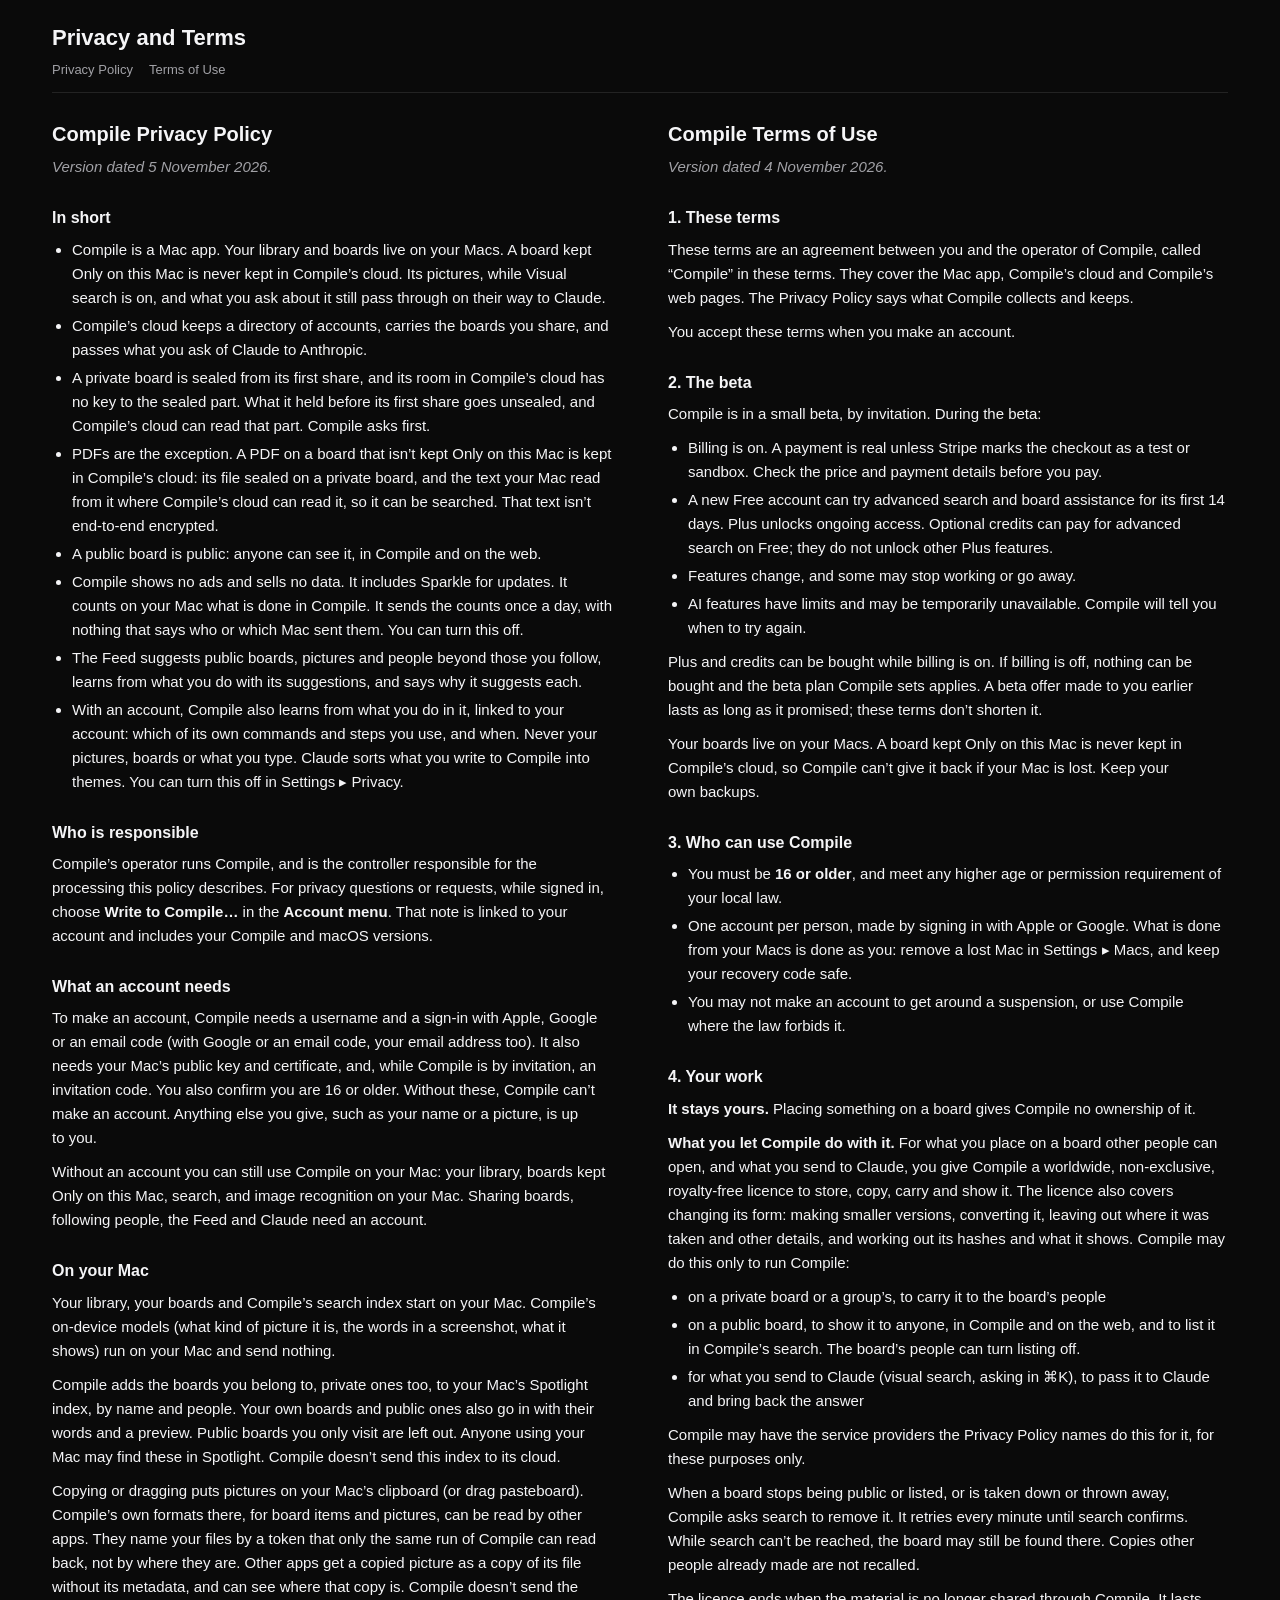
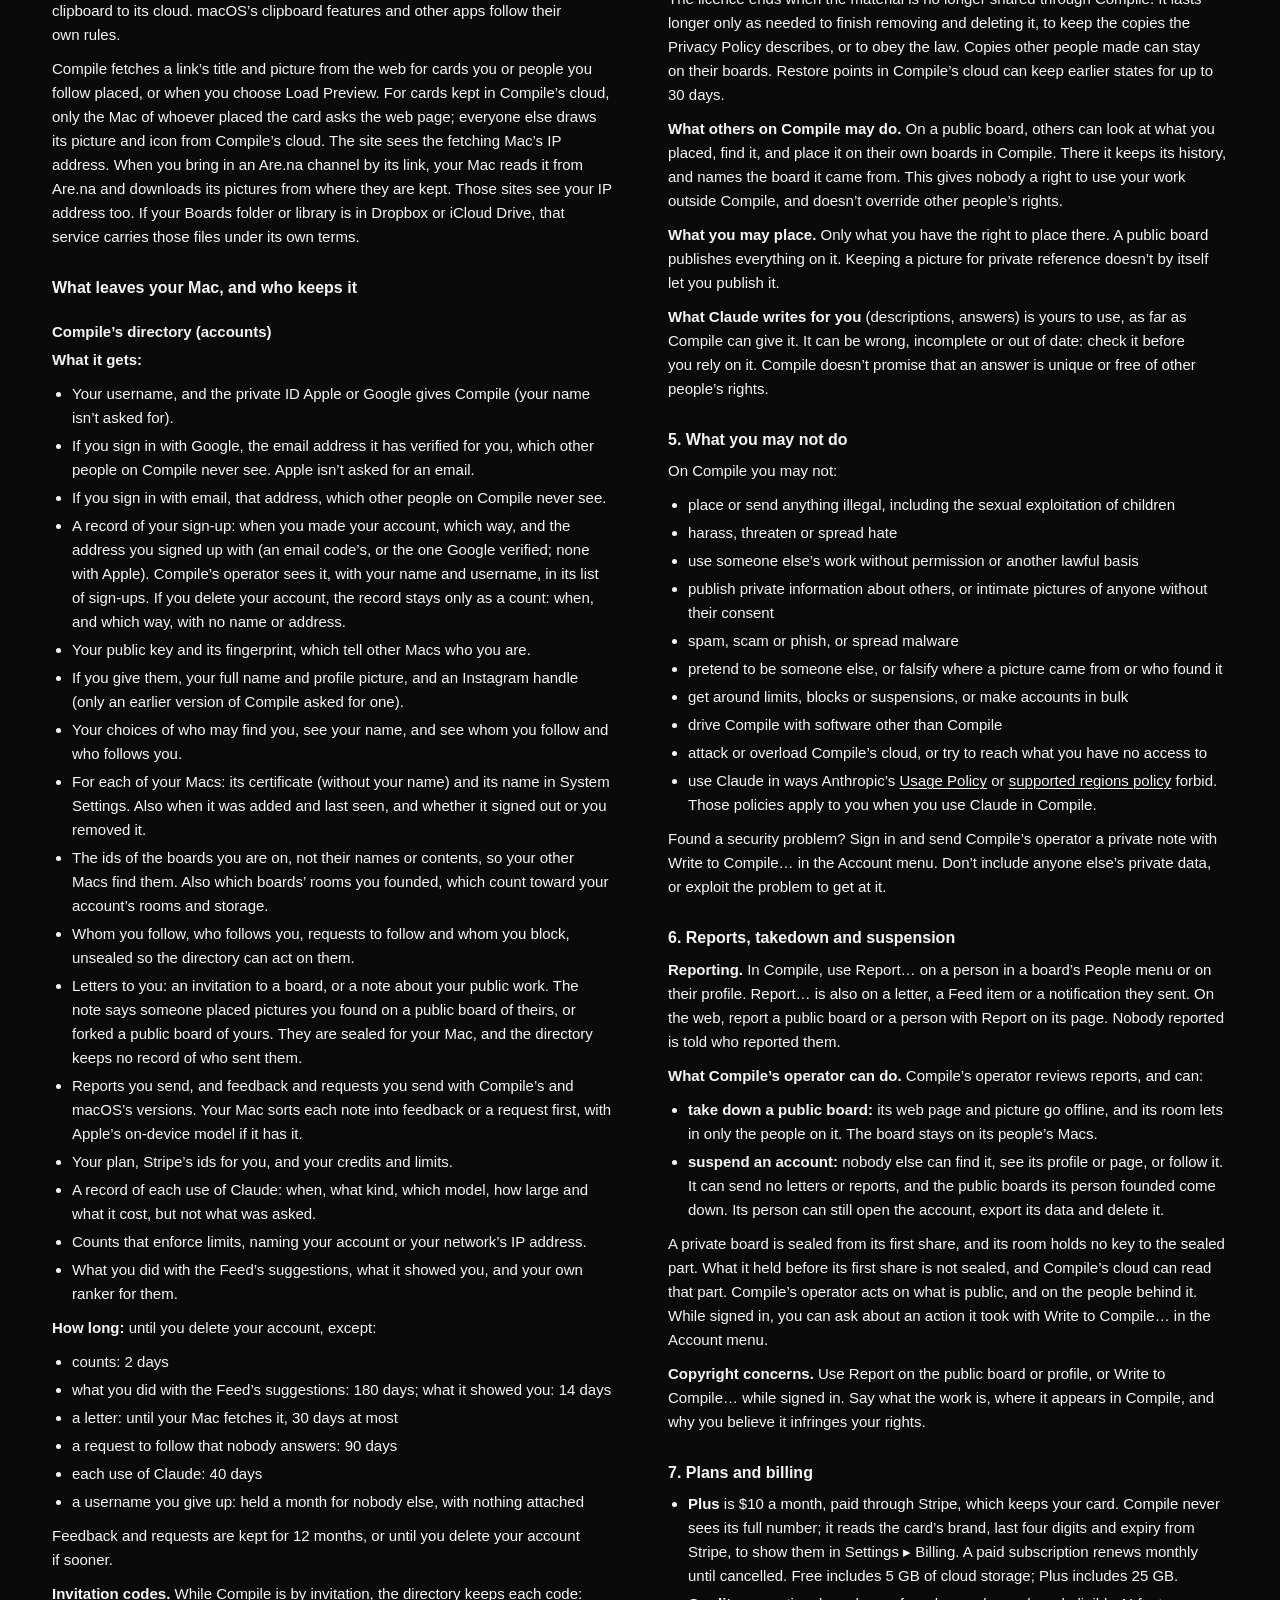
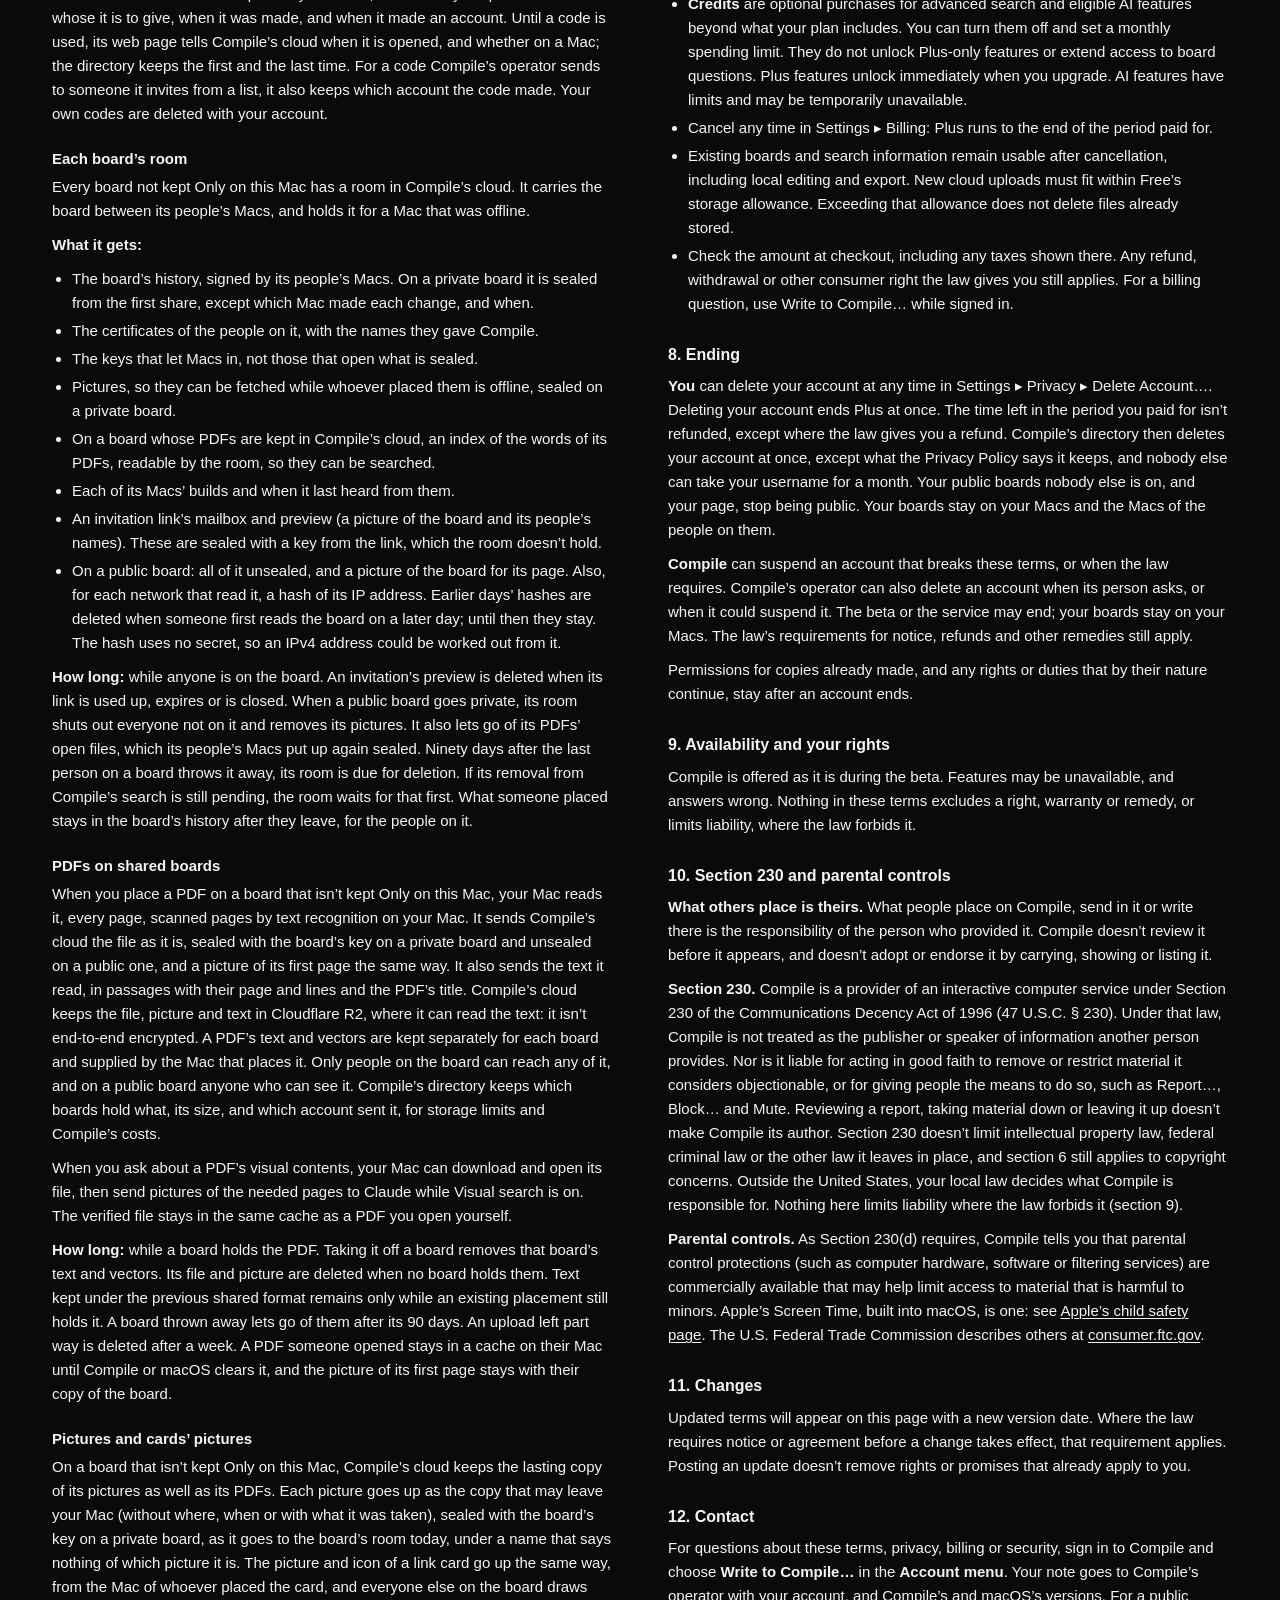
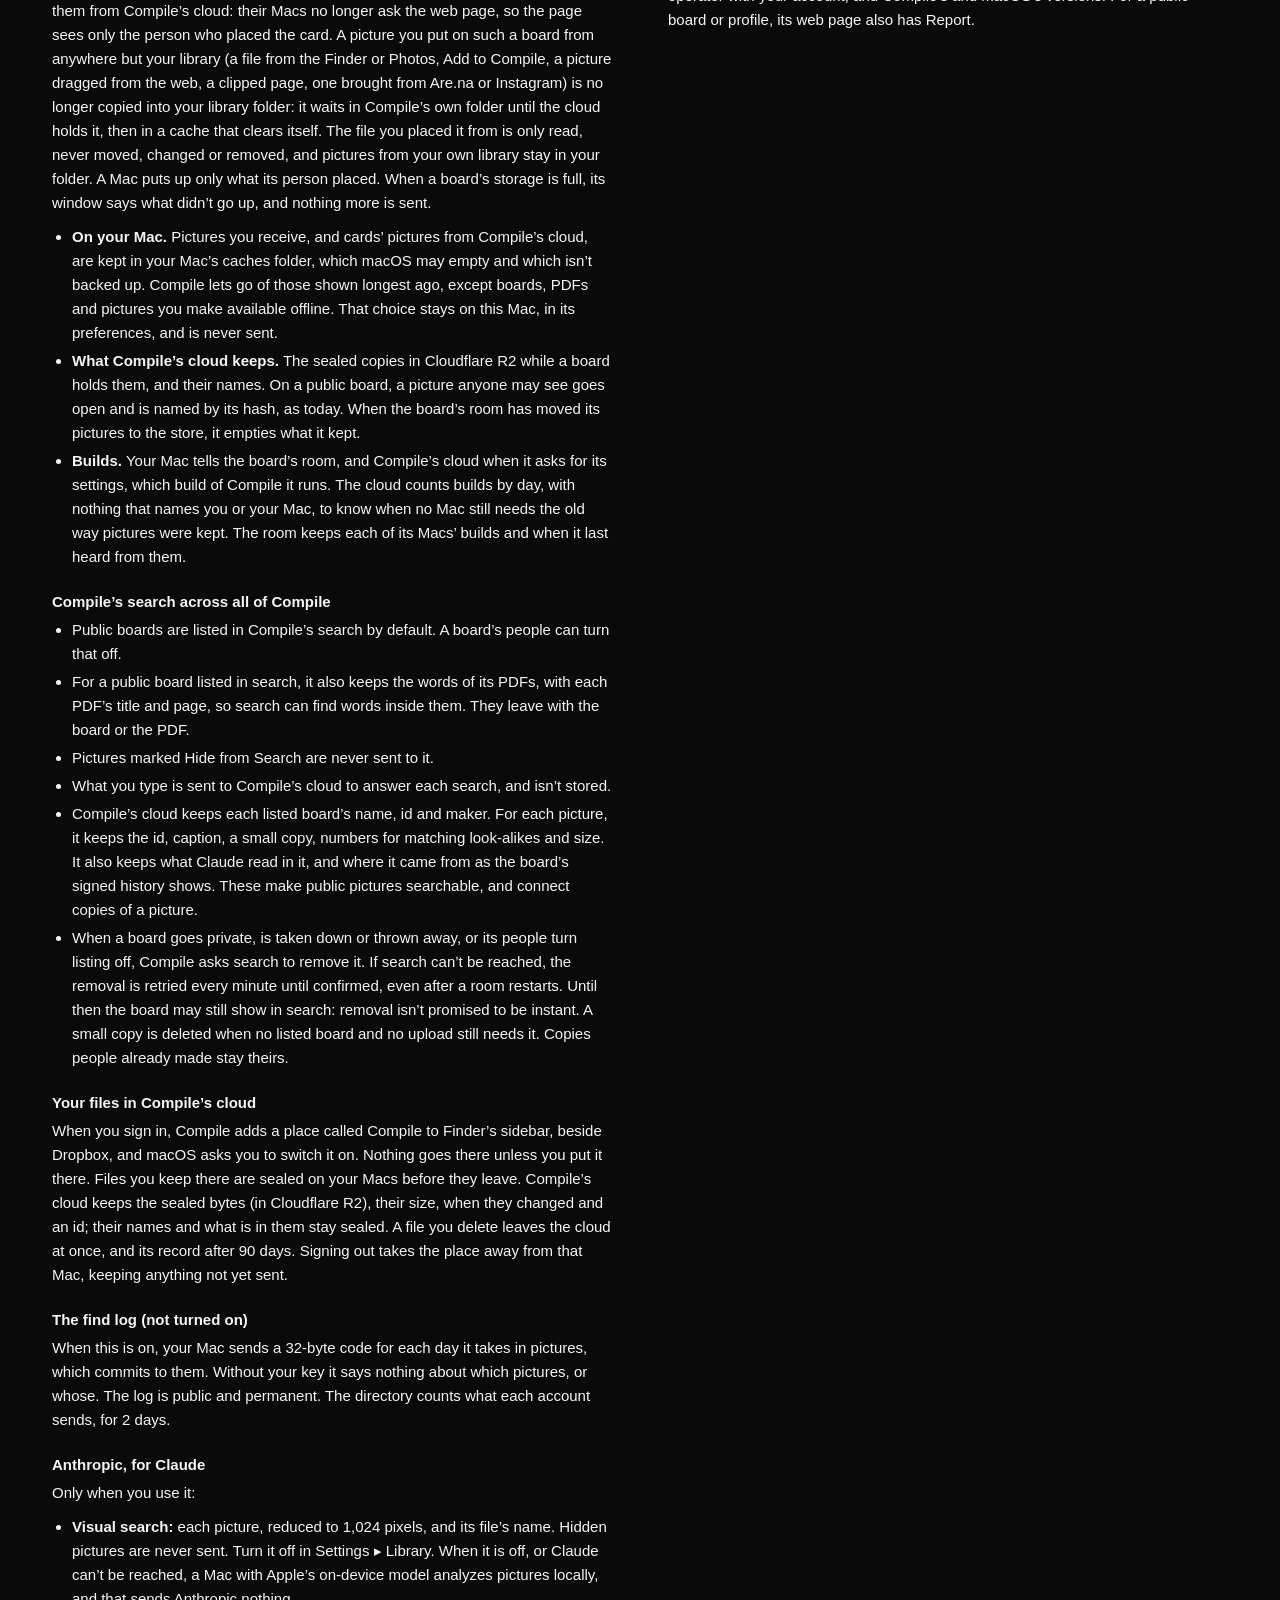
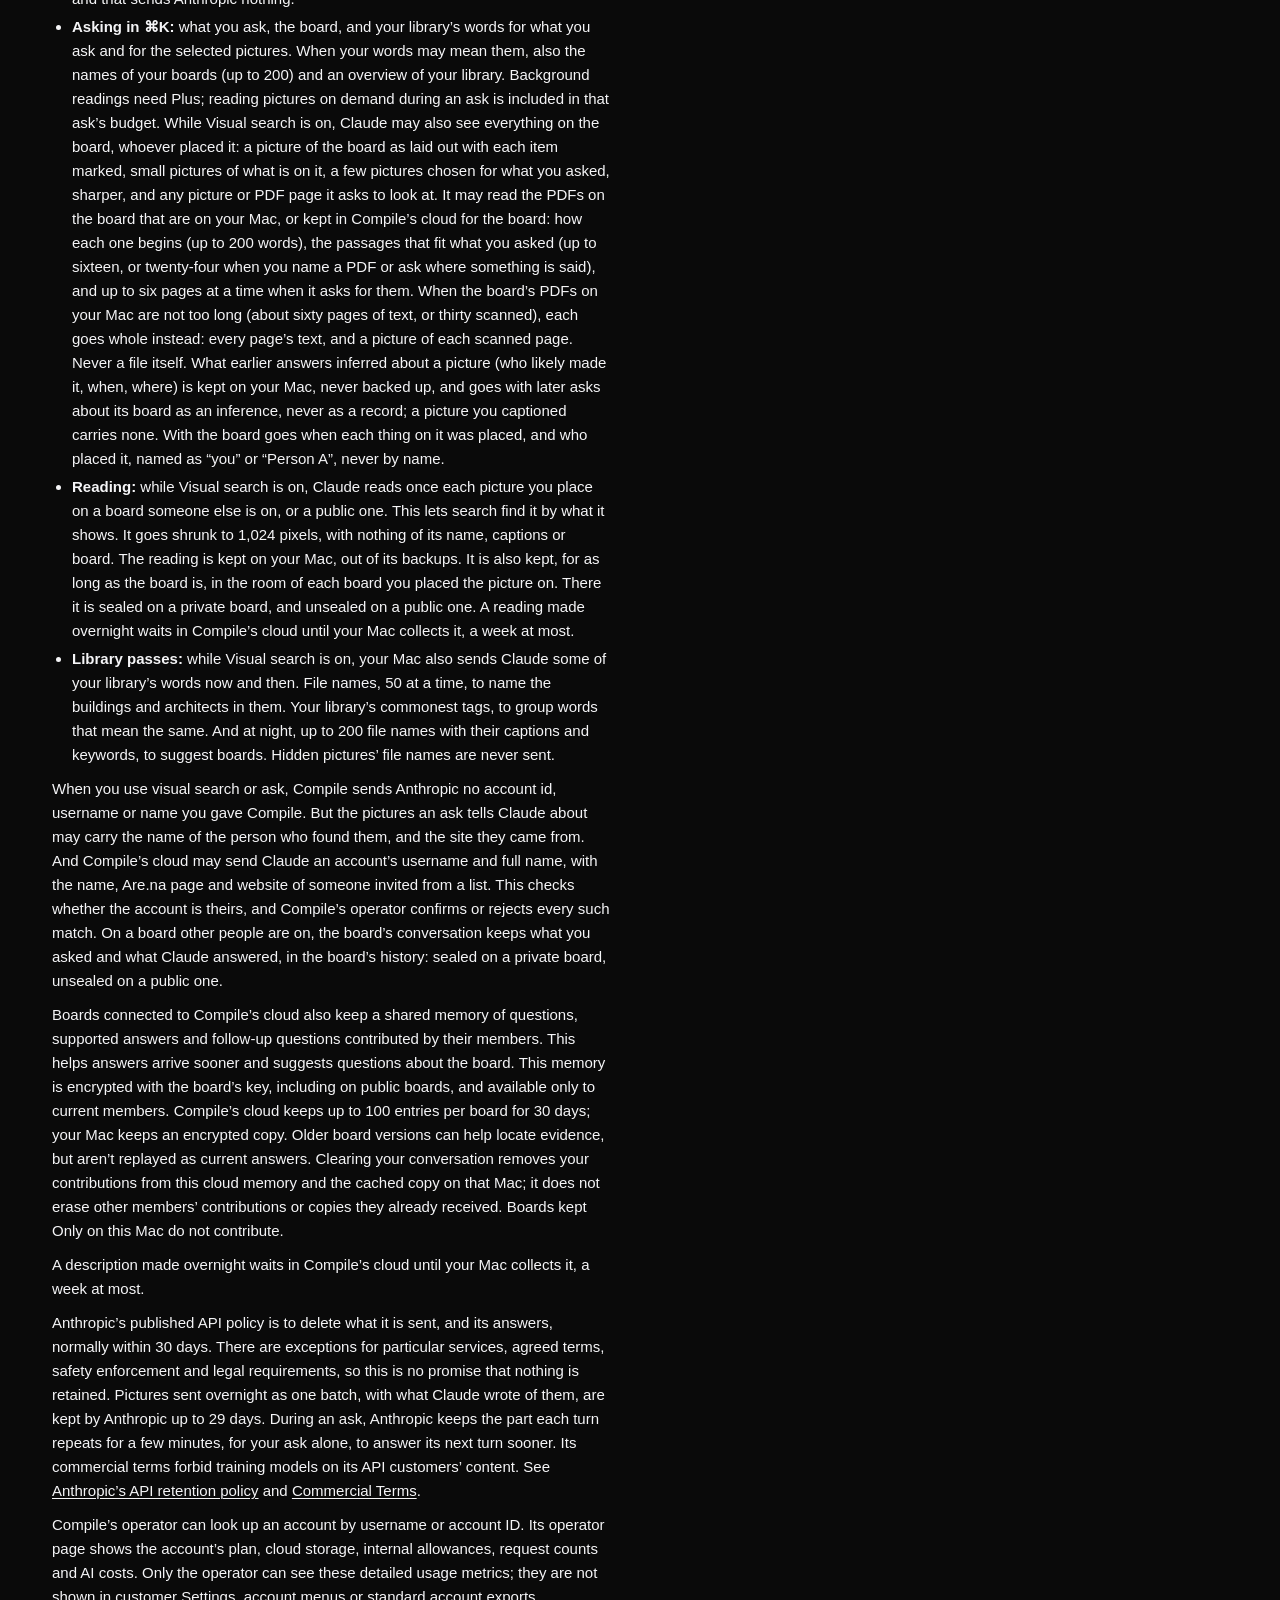
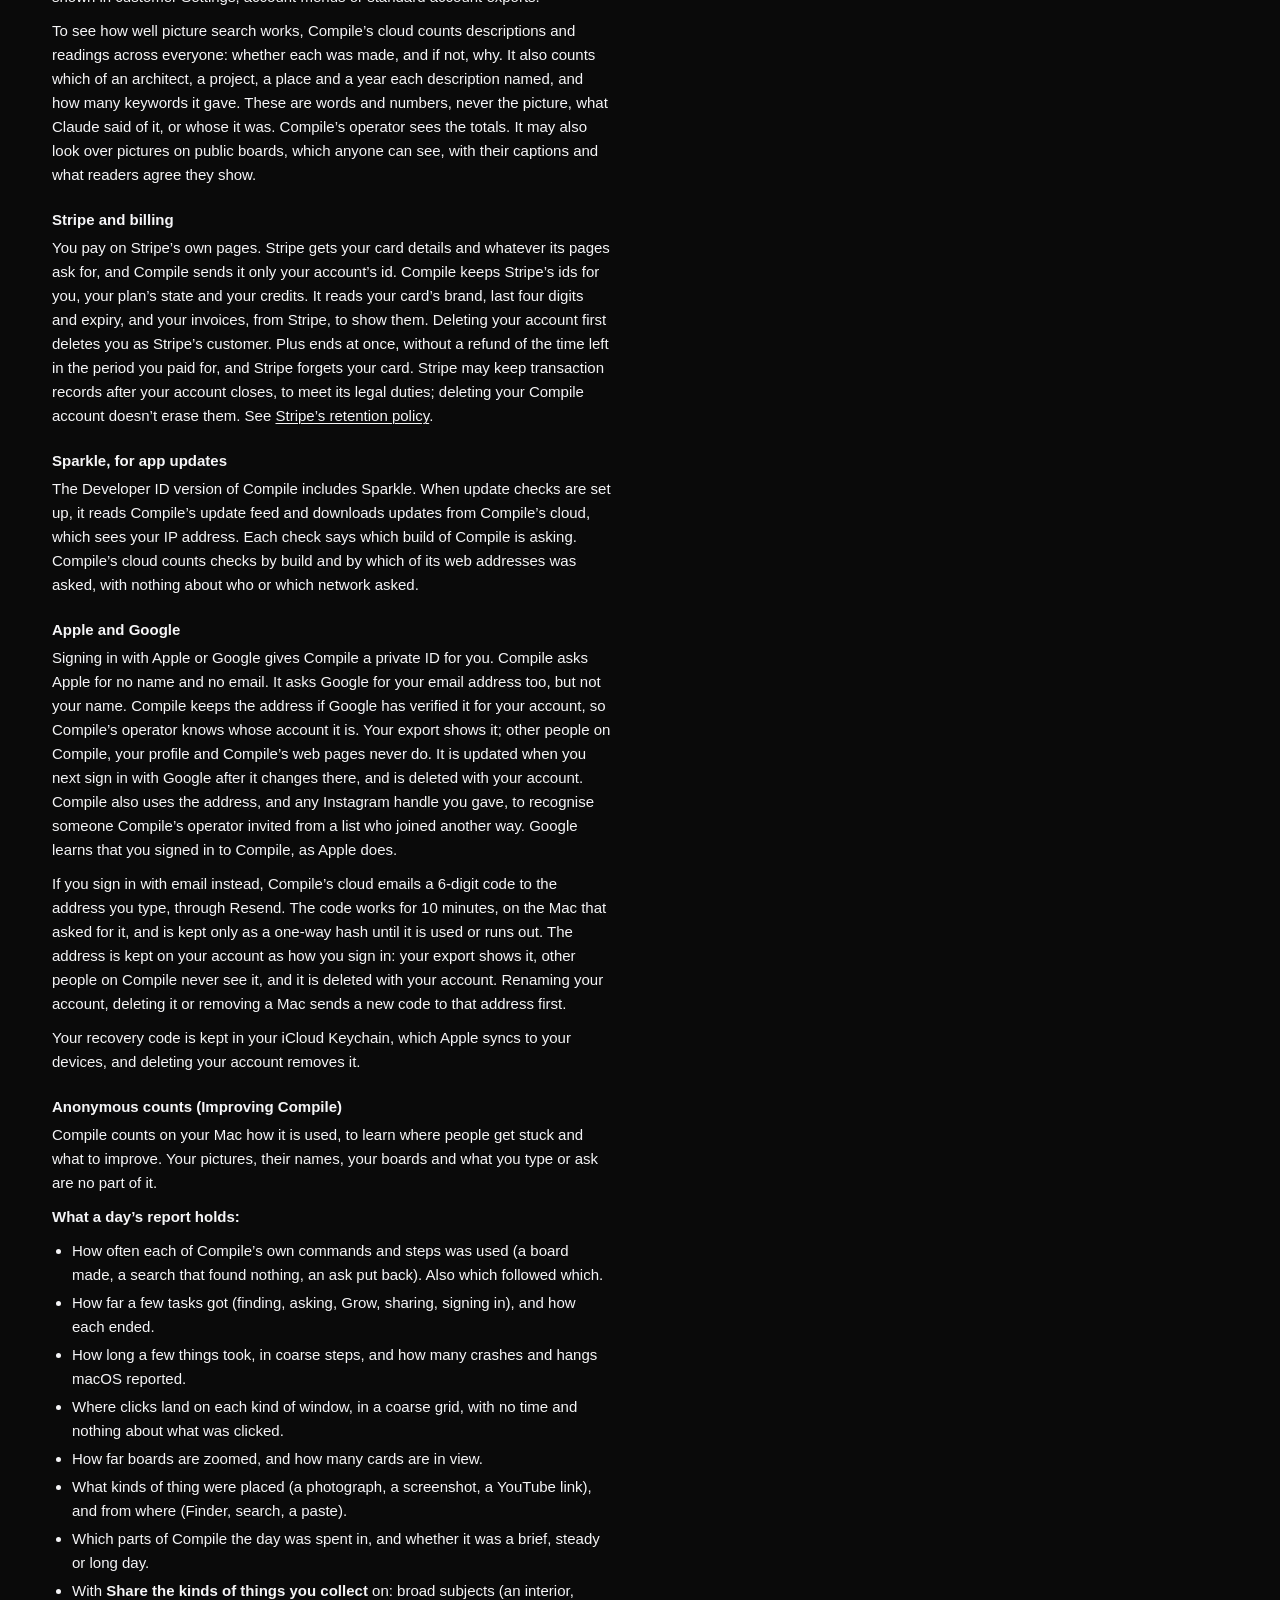
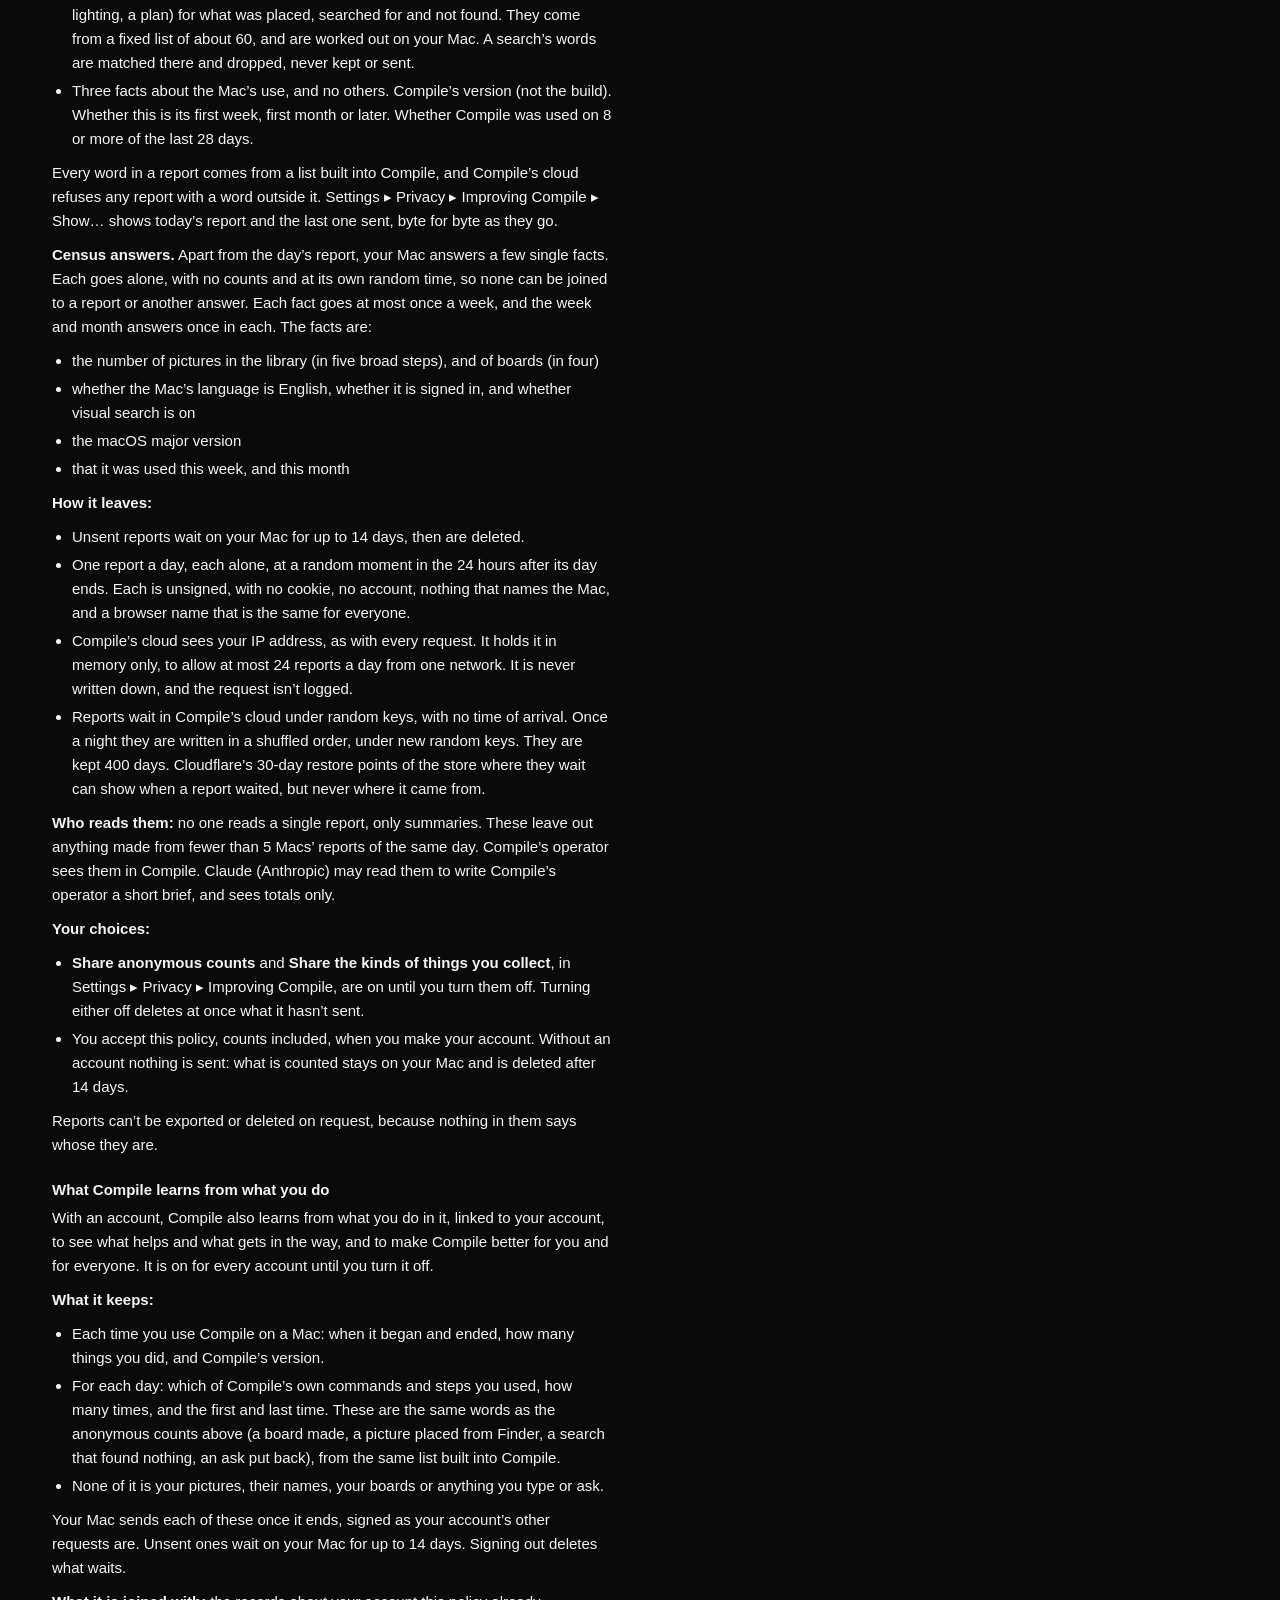
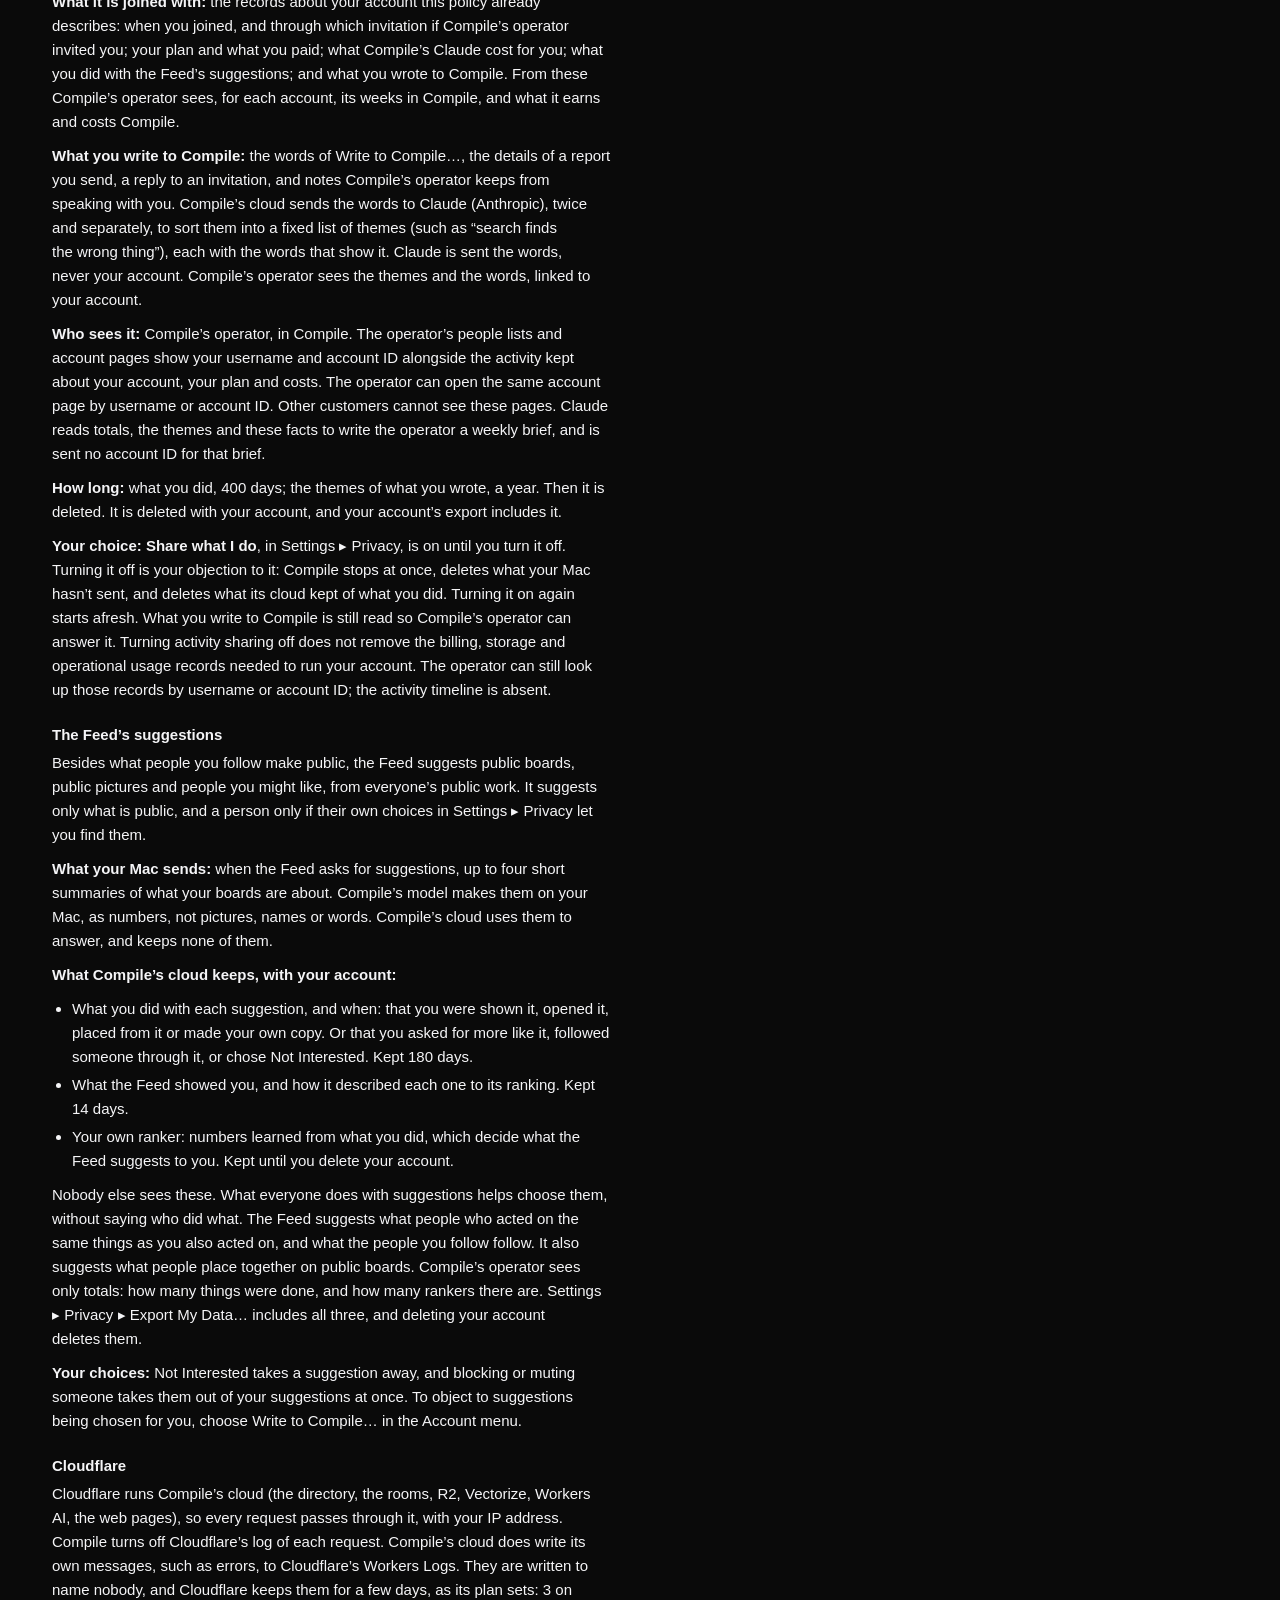
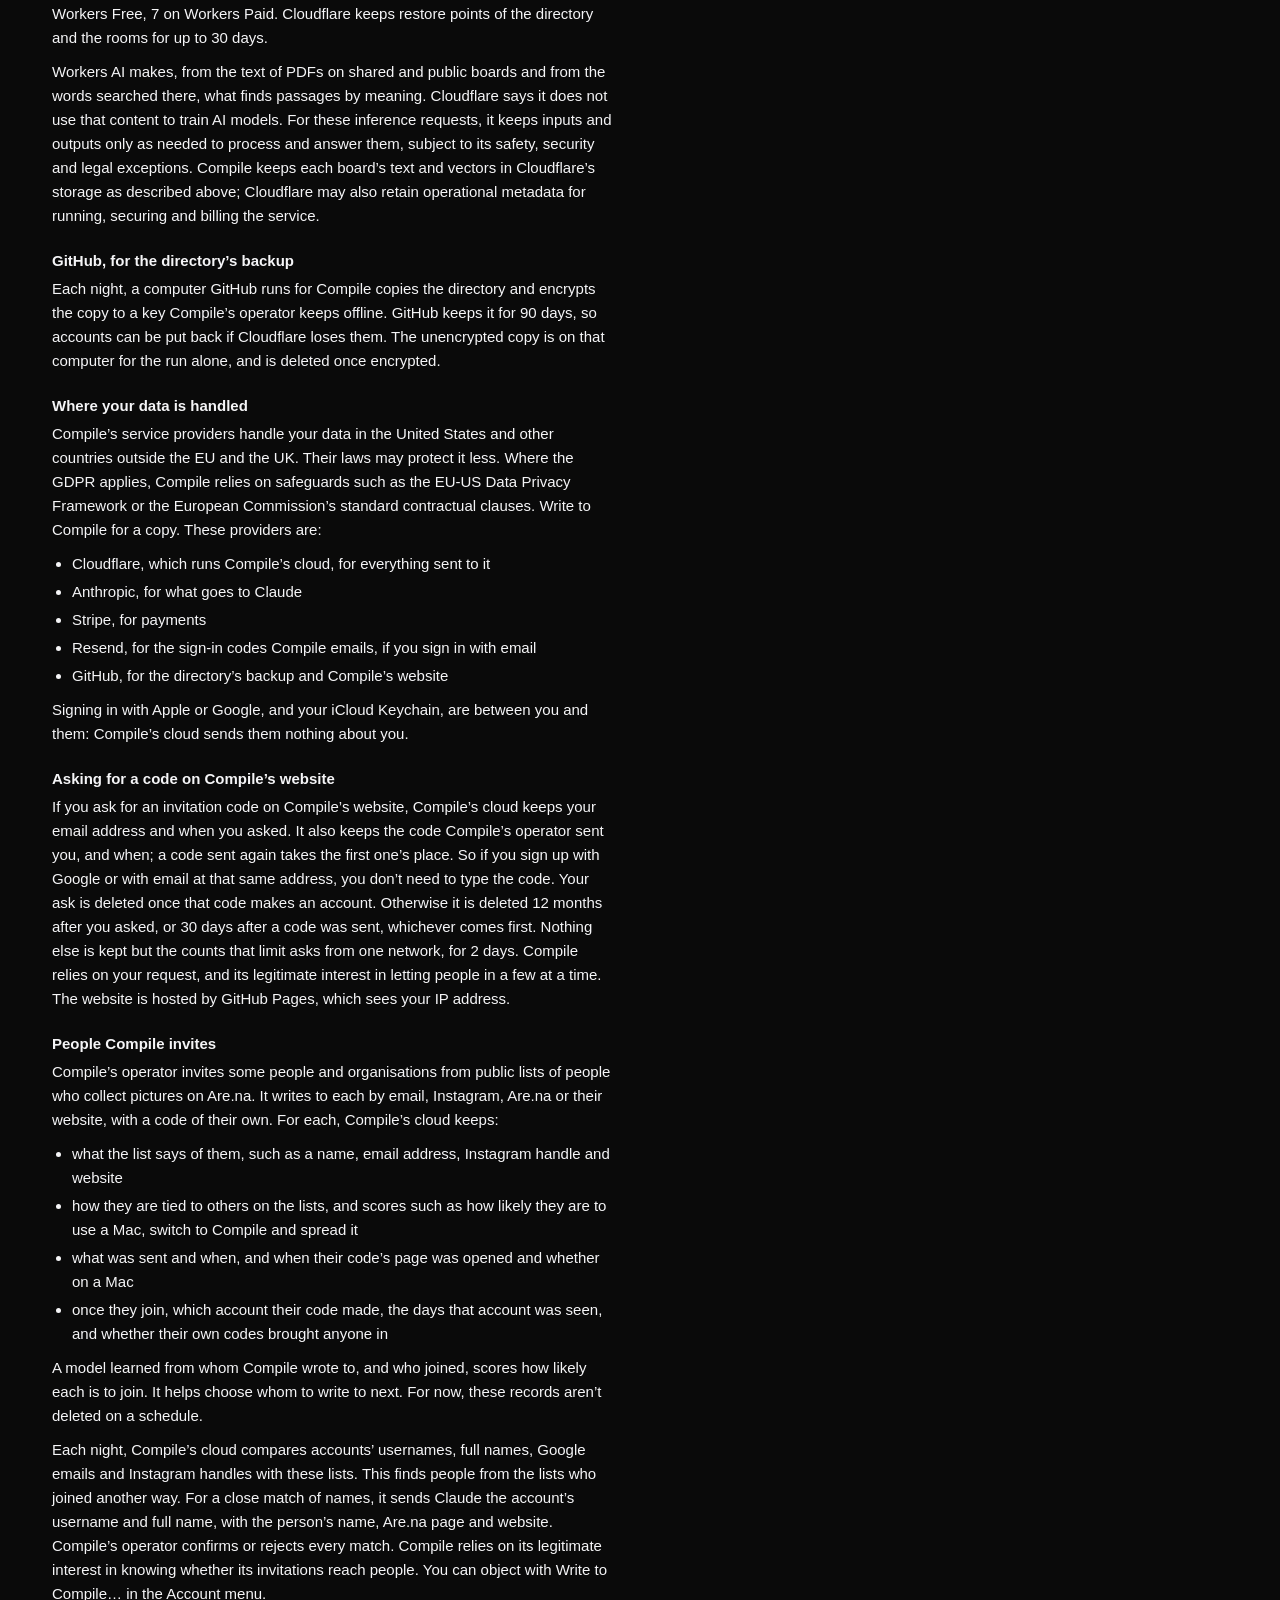
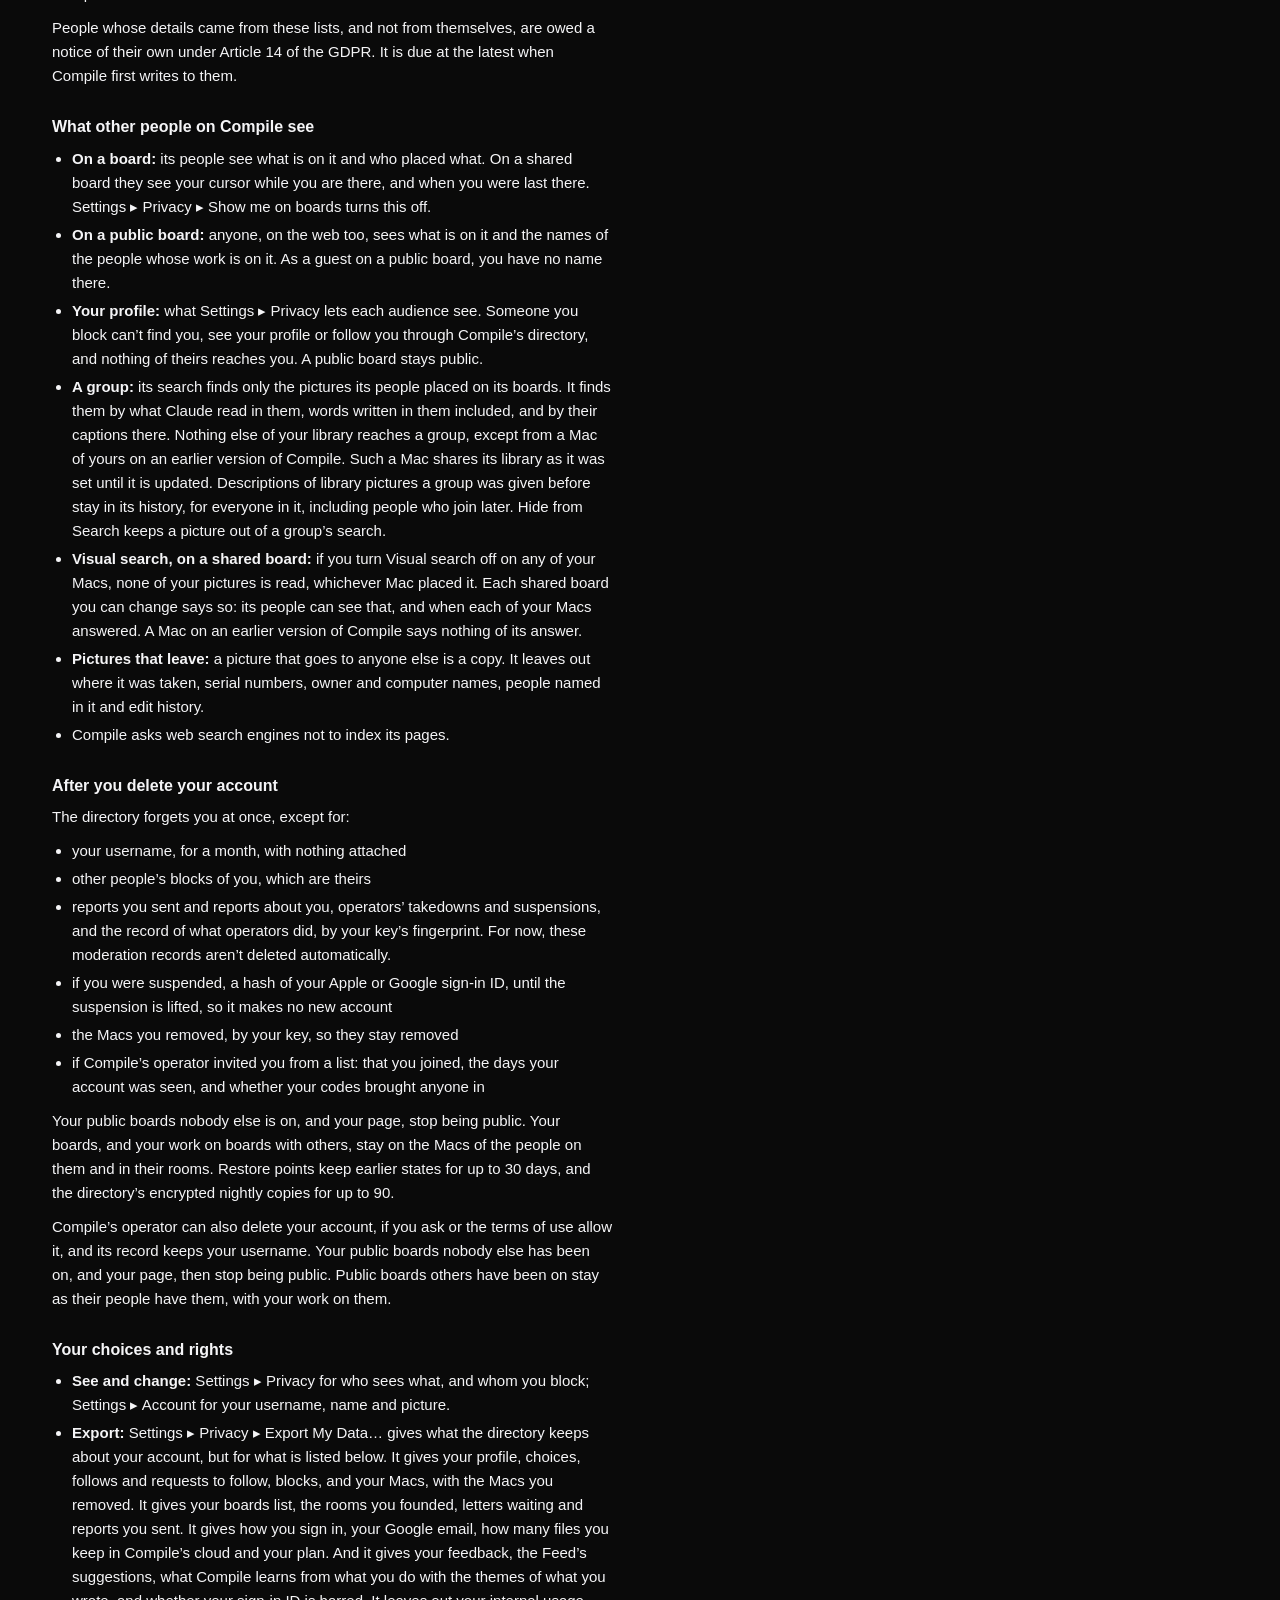
<file: terms/index.html>
<!doctype html>
<html lang="en"><head><meta charset="utf-8"><meta name="robots" content="noindex"><title>Terms of Use · Compile</title>
<meta http-equiv="refresh" content="0; url=../privacy/#terms"><link rel="canonical" href="../privacy/#terms"></head>
<body><p><a href="../privacy/#terms">Terms of Use</a></p></body></html>
</file>
<file: assets/gate.css>
/* The gate: the site's door, in Compile's tokens (docs/spec/visual-system.md, Palette.swift), in Dark until the
   moon at the top right chooses Light (the owner, 29 October 2026: “there shoudl be a dark mode”; 4 November 2026:
   “default dark mode in app and on website”), whatever the reader's system is, as Compile is until Settings ▸
   Appearance chooses. SF Pro, as the system's font, and drawings of SF Symbols (the owner: “make sure its all
   apple sf symbols and font”). One column: Compile's icon, its name with "Research preview" beside it, and the
   waitlist; the code's cells take the waitlist's place, and the code in its box, the download and Open in
   Compile theirs, as the cloud's code page draws them (Cloud/src/web.ts `DOOR_STYLE`). Focus is quiet and
   neutral here, a ring of tint, with no blue.

   Every line is a border, 0.5px, never a shadow (the owner, 29 October 2026, of the badge's edge on a phone:
   “looks weird. make sure to always resolve this”): a browser snaps a border to the screen's own pixels, one
   pixel on a Retina screen, where a half-pixel shadow falls between them and smears over two. Site/build.mjs
   refuses a stylesheet with an inset shadow. */

/* Dark, as Compile's own (Palette.swift): Linear's page, #08090A, its text #F7F8F8, X's greys for the quieter
   words, the tints white; the field a step above the page, as the app's message field is. The page's look until
   the moon chooses Light, and without the script that reads its choice (Site/build.mjs `look`). */
:root {
  --ground: #08090A;
  --ink: #F7F8F8;
  --secondary: #CECECE;
  --quiet: #8C8C8C;
  --name: #F7F8F8;
  --link: #CECECE;
  --badge-fill: rgba(var(--tints), .05);
  --hint: #767676;
  --faint: #6B6B6B;
  --tints: 255, 255, 255;      /* the tints are the text colour at an opacity: white in Dark */
  --edge: rgba(var(--tints), .10);
  --edge-strong: rgba(var(--tints), .20);
  --tint: rgba(var(--tints), .05);
  --tint-hover: rgba(var(--tints), .075);
  --field: rgba(255, 255, 255, .018);   /* a step above the page, less than it was (the owner, 29 October 2026: “make the text box a bit darker than it was before”) */
  --shadow: rgba(0, 0, 0, .35);
  --accent: #2A78D6;
  --focus-glow: #CDE2FB;
  --r-card: 10px;
  --fast: 60ms;
  --base: 200ms;
  --settle: 300ms;
  --slow: 450ms;
  --ease-out: cubic-bezier(.165, .84, .44, 1);
  --overshoot: cubic-bezier(.3, 1.12, .6, 1);   /* a little give, no more */
  --regular: 400;
  --medium: 500;
  --font: -apple-system, BlinkMacSystemFont, system-ui, "SF Pro", "SF Pro Text", sans-serif;
  color-scheme: dark;
}
/* Light, once the moon chooses it (`data-theme`, kept in the browser). */
:root[data-theme="light"] {
  --ground: #FFFFFF;           /* white (the owner, 29 October 2026: “make the background straight up white in light mode”) */
  --ink: #0B0B0B;
  --secondary: #52514E;
  --quiet: #8E8C87;            /* the grey words, lighter than the app's (the owner, 29 October 2026: “the gray text should be lighter in light mode and darker in dark mode”) */
  --name: #0B0B0B;             /* Compile's name: ink in Light (“compile should be darker in light mode”) */
  --link: #52514E;             /* “Enter it”: a step softer than the name, in Light as in Dark (the owner, 29 October 2026: “the gray used in 'compile' should be the color for 'enter it' and the color 'enter it' is should take what compile is”) */
  --badge-fill: rgba(var(--tints), .022);
  --hint: #A9A7A2;             /* the field's placeholder, lighter than the grey words (the owner, 29 October 2026: “the gray should be lighter gray”) */
  --faint: #AEACA7;            /* the footer's words, fainter than the grey words (the owner, 29 October 2026) */
  --tints: 11, 11, 11;         /* #0B0B0B in Light */
  --tint-hover: rgba(var(--tints), .10);
  --field: #FCFCFC;            /* the text box the lightest grey on the white page (the owner, 29 October 2026: “a lot lighter gray”, then lighter still) */
  --shadow: rgba(11, 11, 11, .045);
  color-scheme: light;
}
* { box-sizing: border-box; }
html { -webkit-text-size-adjust: 100%; text-size-adjust: 100%; }
body {
  margin: 0;
  display: flex; flex-direction: column; min-height: 100vh; min-height: 100svh;
  background: var(--ground);
  color: var(--ink);
  font-family: var(--font);
  font-size: 14px;
  line-height: 20px;
  font-weight: var(--regular);
  -webkit-font-smoothing: antialiased;
  transition: background-color var(--base) var(--ease-out), color var(--base) var(--ease-out);
}
p, h1 { margin: 0; }
.opening .gate, .opening .foot { visibility: hidden; }

/* One column, 360 wide, a little above the window's middle: its top stays where it is, so a message, a
   form giving way to another, or the download, changes nothing above it. */
.gate {
  flex: 1;
  display: flex; align-items: flex-start; justify-content: center;
  padding: max(48px, calc(46vh - 160px)) max(24px, env(safe-area-inset-right, 0px)) 64px max(24px, env(safe-area-inset-left, 0px));
  padding-top: max(48px, calc(46svh - 160px));
}
/* In Claude Duet's proportions (the owner, 29 October 2026: “make the relative sizes for each piece closer to
   https://claude.com/product/claude-duet”): the icon 100, the name 17 with its label beside it 32 below, and
   a field 56 high, 440 across. */
.col { width: 100%; max-width: 440px; display: flex; flex-direction: column; align-items: center; text-align: center; }
/* Arriving (the owner, 28 October 2026: “how about motion”; 29 October: “should be even subtler”): the icon
   settles in from a touch small and low; then the name, its label landing beside it, the line and the form,
   each a beat after the one before, a few points each. Reduce Motion shows them at once. */
.col > * { animation: arrive var(--slow) var(--ease-out) both; }
.col > .icon { animation: settle 600ms var(--overshoot) backwards; }
.col > .title { animation-delay: 90ms; }
.col > .about { animation-delay: 150ms; }
.col > .card { animation-delay: 220ms; }
.col > .switch { animation-delay: 280ms; }
.foot, .more { animation: arrive var(--slow) var(--ease-out) 340ms both; }
.title .badge { animation: land var(--settle) var(--ease-out) 460ms both; }

/* Compile's icon, as it sits in the Dock: its own rounded shape, with the faintest shadow under it (the
   owner, 29 October 2026: “dial down the shadow under the icon”). Under the pointer it lifts a point, its
   shadow with it. In Dark no tile, the shapes alone (scripts/app-icon/site.py; the owner: “why does the icon
   look weird in dark mode the light patches”), the two crossing as the appearance changes. */
.icon {
  position: relative; display: block; width: 100px; height: 100px;
  filter: drop-shadow(0 0.5px 1px var(--shadow));
  transition: transform var(--settle) var(--overshoot), filter var(--settle) var(--ease-out);
}
.icon:hover {
  transform: translateY(-1px) scale(1.012);
  filter: drop-shadow(0 1px 2px var(--shadow));
}
.icon img { display: block; width: 100px; height: 100px; transition: opacity var(--base) var(--ease-out); }
/* The dark icon in Dark, the page's look until the moon chooses Light; the light icon in Light. */
.icon .night { position: absolute; inset: 0; }
.icon .day { opacity: 0; }
:root[data-theme="light"] .icon .night { opacity: 0; }
:root[data-theme="light"] .icon .day { opacity: 1; }
.title {
  margin-top: 32px; display: flex; justify-content: center;
  font-size: 17px; line-height: 27px; font-weight: var(--regular); letter-spacing: 0; color: var(--name);
}
/* The name and "Research preview" beside it, level with the name's middle, as Claude Duet sets its own (the
   owner, 29 October 2026: “even the name compile put side by side with reaerch preview in the same way”), the
   two centred together under the icon (of four layouts, “D”: the name centred alone left the pair right of
   the column). The badge 10 points, light, a touch spaced, in the placeholder's grey, in the faintest tint
   inside a fainter hairline (of five, “badge 5 with 3 faint grey fill”: “the text is too heavy”). */
.title .name { display: inline-flex; align-items: center; }
.badge {
  display: block; margin-left: 9px; padding: 4.7px 5.8px 4.3px 5.2px; white-space: nowrap;   /* even round the letters themselves, inside the hairline */
  border: 0.5px solid rgba(var(--tints), .16); border-radius: 3.5px; background: var(--badge-fill);
  font-size: 10px; line-height: 11px; font-weight: 300; letter-spacing: .01em; color: var(--hint);
  /* Its words in the middle of the hairline, always (the owner, 28 and 29 October 2026: “make sure 'research
     preview' is always centered in its box”): the box trimmed to the capitals' top and the baseline, with
     even padding round them, so the middle is the letters' own, in any font, and not their line's; and the
     box itself in the middle of the name's line, as the row centres it. */
  text-box: trim-both cap alphabetic;
}

/* What Compile is, under the name in the quiet grey, as the line under the field is: Google's branding check
   asks the home page to say what the app is for (the pre-flight audit, 4 November 2026). */
.about { margin: 10px 0 0; max-width: 380px; font-size: 14px; line-height: 20px; color: var(--quiet); text-wrap: balance; }
.about span { display: block; }

.card { margin-top: 28px; width: 100%; display: flex; flex-direction: column; align-items: stretch; gap: 8px; }
/* The field, and in it at the right SF Symbols' arrow.right.circle, light (the owner, 29 October 2026: the tick
   was “unclear if its submit” and “to heavy the line weight”; of four made, “A”): faint until what is typed
   could be sent, in ink once it could, arrow.right.circle.fill under the pointer and as it goes, with a little
   give, and checkmark.circle.fill once the address is on the waitlist; drawn (`.drawn`, below). */
.row { position: relative; }
.row .field { padding: 0 56px 0 24px; }
.go {
  -webkit-appearance: none; appearance: none; margin: 0; padding: 0; border: 0; background: none; cursor: pointer;
  position: absolute; right: 14px; top: 50%; width: 28px; height: 28px; margin-top: -14px; border-radius: 50%;
  display: grid; place-items: center; color: var(--ink);
  transition: color var(--base) var(--ease-out), transform var(--slow) var(--overshoot);
}
.go .drawn { display: block; width: 28px; height: 28px; overflow: visible; }  /* the symbol's own proportions, measured */
.go circle { fill: transparent; stroke: currentColor; stroke-width: 1.35; transition: fill var(--base) var(--ease-out); }
.go path { fill: none; stroke: currentColor; stroke-width: 1.25; stroke-linecap: round; stroke-linejoin: round; transition: stroke var(--base) var(--ease-out); }
.go .tick { display: none; stroke-width: 1.45; }
.go:disabled { color: var(--edge-strong); cursor: default; }
.go:not(:disabled):hover circle { fill: currentColor; }
.go:not(:disabled):hover path { stroke: var(--ground); }
.go:active:not(:disabled) { transform: scale(.94); transition: transform var(--fast) linear; }
.go:focus { outline: none; }
.go:focus-visible { box-shadow: 0 0 0 2px var(--ground), 0 0 0 4px var(--edge-strong); }
.card.sending .go, .card.done .go { color: var(--ink); cursor: default; animation: give var(--slow) var(--overshoot); }
.card.sending .go circle, .card.done .go circle { fill: var(--ink); }
.card.sending .go path, .card.done .go path { stroke: var(--ground); }
.card.done .go .arrow { display: none; }
.card.done .go .tick { display: inline; }
.card.done .go { animation: none; }
.card[hidden] { display: none; }
.card.shown { animation: arrive var(--settle) var(--ease-out); }

/* A field as Claude Duet's: 56 high, 24 at the sides, its words 15, but corners of 10 (the owner, 29 October
   2026: “lessen the radii of the text box”); under focus its edge darkens and a ring of tint comes round it. */
.field {
  -webkit-appearance: none; appearance: none; margin: 0;
  width: 100%; height: 56px; padding: 0 24px;
  font: inherit; font-size: 15px; line-height: 22px; color: var(--ink);
  background: var(--field);
  border: 0.5px solid rgba(var(--tints), .13);   /* a faint hairline (the owner, 29 October 2026: “thinner lines for text boxes”, “too heavy … the outline”) */
  border-radius: 10px;
  outline: none;
  transition: border-color var(--fast) linear, box-shadow var(--base) var(--ease-out);
}
.field::placeholder { color: var(--hint); opacity: 1; letter-spacing: normal; }
.field:hover:not(:focus) { border-color: rgba(var(--tints), .22); }
/* Under focus, a little lighter than the edge a pointer brings (the owner, 28 October 2026: “the perimeter
   around the textbox looks a bit too heavy when you're in it. lessen just a bit”). */
.field:focus { border-color: rgba(var(--tints), .2); box-shadow: 0 0 0 3px rgba(var(--tints), .03); }


/* An invitation code: a cell for each of its twelve letters and digits, in fours (the owner, 28 October
   2026: “a thing per character or digit”; of three made, “go with three”), each as the text box is (29 October:
   “consistent wiht all the conventions weve established on the join waitinglist page”): its faint fill and
   hairline, the next's hairline darker with the text box's ring and a caret. The field that takes the typing
   lies unseen over them. A letter lands in its cell, a little small; while the code is checked the fill
   breathes along the cells; a code that isn't one shakes them a little; one that is clears them, one after
   another. */
.cells { position: relative; display: flex; align-items: center; justify-content: center; height: 56px; }  /* as high as the field */
.cells input {
  position: absolute; inset: 0; z-index: 1; width: 100%; height: 100%; margin: 0; padding: 0; border: 0;
  opacity: 0; font-size: 16px; color: transparent; background: transparent; caret-color: transparent; cursor: text;
}
/* As the app's (SignInLook.codeCell; the owner, 29 October 2026: “make the site then conform to the app”):
   26 wide, 4 apart, in fours 12 apart. */
.boxes { display: flex; gap: 12px; }
.boxes .group { display: grid; grid-template-columns: repeat(4, 26px); gap: 4px; }
.box {
  display: grid; place-items: center; height: 40px; border-radius: 7px;
  background: var(--field); border: 0.5px solid rgba(var(--tints), .13);
  font-size: 17px; line-height: 22px; color: var(--ink);
  transition: background-color var(--base) var(--ease-out), color var(--base) var(--ease-out),
              border-color var(--fast) linear, box-shadow var(--base) var(--ease-out);
}
.cells:hover:not(:focus-within) .box { border-color: rgba(var(--tints), .22); }
.cells:focus-within .box.next { border-color: rgba(var(--tints), .2); box-shadow: 0 0 0 3px rgba(var(--tints), .03); }
.cells:focus-within .box.next::after {
  content: ""; width: 1.5px; height: 20px; border-radius: 1px; background: var(--ink);
  animation: blink 1.1s steps(1) infinite;
}
.box.landed { animation: landed 220ms var(--overshoot); }
/* While the code is checked, a wave runs along the cells, each rising a point and brightening in turn, as
   xAI's three dots do (1.3 s, ease-in-out, one after another), a little subtler than theirs (the owner, 29
   October 2026: “maek that movement a bit subtler”); no words with it. */
.card.sending .box { animation: wave 1.3s ease-in-out infinite; animation-delay: calc(var(--i) * 60ms); }
.card.sending .box.next::after, .card.done .box.next::after { content: none; }
.cells.wrong { animation: shake 360ms var(--ease-out); }
.card.done .box { background: transparent; border-color: transparent; box-shadow: none; transition-delay: calc(var(--i) * 30ms); }
/* On a phone, narrower: the cells as they were before; on the narrowest, narrower still. */
@media (max-width: 480px) {
  .boxes { gap: 12px; } .boxes .group { grid-template-columns: repeat(4, 22px); gap: 4px; }
  .box { height: 34px; font-size: 15px; }
}
@media (max-width: 380px) { .boxes { gap: 8px; } .boxes .group { grid-template-columns: repeat(4, 20px); } }

/* What the cloud said, under the field: quiet, arriving as the form did. */
.problem { min-height: 20px; font-size: 14px; line-height: 20px; color: var(--quiet); text-wrap: balance; }
.problem.shown { animation: arrive var(--settle) var(--ease-out); }
.card.done .field { color: var(--secondary); }
.card.done .problem { color: var(--secondary); }

/* The way between the two forms: the one going steps back, a little up and small, and the words under it
   fade as they change; the other arrives. The code's way out is the same step back, slower. */
.col > .stepping { animation: leave 160ms var(--ease-out) forwards; pointer-events: none; }
.col > .leaving { animation: leave 240ms var(--ease-out) forwards; pointer-events: none; }

/* Once a code was one, as the cloud's code page ends (Cloud/src/web.ts `codeInvitation`): the code in its box,
   in the form's place, and the download under it rise together, a little low and small, with give, and the
   lines under them settle a beat later. */
.got { margin-top: 28px; width: 100%; display: flex; flex-direction: column; align-items: center; }  /* where the form was */
.got[hidden], .steps[hidden] { display: none; }
.got.shown { animation: rise 480ms var(--overshoot) both; }
.got.shown .version, .got.shown .then { animation: arrive var(--slow) var(--ease-out) 200ms both; }
.steps { display: flex; flex-direction: column; align-items: center; }

/* The code, kept: one box as the text box is, as wide as the code, its letters spaced a little, in fours; a
   click copies it, and SF Symbols' doc.on.doc at its right turns to a checkmark a moment (drawn). */
.kept { display: flex; justify-content: center; }
.code {
  -webkit-appearance: none; appearance: none; margin: 0; position: relative;
  display: inline-flex; align-items: center; justify-content: center; height: 56px; padding: 0 60px;
  font: inherit; font-size: 17px; line-height: 22px; letter-spacing: .08em; color: var(--ink); text-align: center;
  -webkit-user-select: none; user-select: none; cursor: pointer;
  background: var(--field); border: 0.5px solid rgba(var(--tints), .13); border-radius: 10px;
  transition: border-color var(--fast) linear, box-shadow var(--base) var(--ease-out);
}
.code:hover { border-color: rgba(var(--tints), .22); }
.code:focus { outline: none; }
.code:focus-visible { border-color: rgba(var(--tints), .2); box-shadow: 0 0 0 3px rgba(var(--tints), .03); }
.code .symbol {
  position: absolute; right: 14px; top: 50%; width: 28px; height: 28px; margin-top: -14px;
  display: grid; place-items: center; color: var(--hint); transition: color var(--fast) linear;
}
.code:hover .symbol, .code.copied .symbol { color: var(--ink); }
.code .drawn { display: block; width: 28px; height: 28px; fill: none; stroke: currentColor; stroke-width: 1.25; stroke-linecap: round; stroke-linejoin: round; }
.code .tick { display: none; stroke-width: 1.45; }
.code.copied .sheets { display: none; }
.code.copied .tick { display: inline; }
@media (max-width: 380px) { .code { max-width: 100%; padding: 0 46px; } .code .symbol { right: 10px; } }
/* Said to VoiceOver, unseen: “Copied”. */
.sr { position: absolute; width: 1px; height: 1px; margin: -1px; overflow: hidden; clip-path: inset(50%); white-space: nowrap; }

/* The download, under the code. As wide as its words, as the text box is (the owner, 29 October 2026:
   consistent with the waitlist's conventions): its faint fill, hairline and corners of 10, its words light
   grey (28 October: “option 2 … if you could make the text light gray”), ink under the pointer, the edge
   darker with the text box's ring on focus; the Apple logo before them on Apple's systems. Send Link…, on a
   phone, is the same. */
.get { margin-top: 24px; display: flex; flex-direction: column; align-items: center; gap: 28px; }  /* what it needs well below the button (the owner, 29 October 2026: “should be lower”) */
.download {
  -webkit-appearance: none; appearance: none; margin: 0; cursor: pointer; font: inherit;
  display: inline-flex; align-items: center; justify-content: center; gap: 6px;
  height: 48px; padding: 0 24px; border-radius: 10px;
  border: 0.5px solid rgba(var(--tints), .13); background: var(--field); color: var(--quiet); text-decoration: none;
  font-size: 15px; line-height: 20px; font-weight: var(--regular);
  transition: border-color var(--fast) linear, color var(--fast) linear, box-shadow var(--base) var(--ease-out),
              transform var(--slow) var(--overshoot);
}
.download:hover { border-color: rgba(var(--tints), .22); color: var(--ink); }
.download .mark { display: none; font-size: 16px; line-height: 1; margin-top: -2px; }
.apple .download .mark { display: inline; }
.download:active { transform: scale(.985); transition: border-color var(--fast) linear, color var(--fast) linear, transform var(--fast) linear; }
.download:focus { outline: none; }
.download:focus-visible { border-color: rgba(var(--tints), .2); box-shadow: 0 0 0 3px rgba(var(--tints), .03); }
.got.quiet .download:focus-visible { box-shadow: none; }
.version { display: flex; flex-direction: column; align-items: center; gap: 2px; font-size: 13px; line-height: 18px; color: var(--quiet); }
.version .release:empty { display: none; }

/* The lines under the download, in the quiet grey, as the code page's: where Compile goes once it is down,
   then Open in Compile, as the link "Enter it" is; on a phone, that Compile is a Mac app, over Send Link….
   What Open in Compile didn't open says so under them, arriving as a message does. */
.then { margin-top: 28px; font-size: 14px; line-height: 20px; color: var(--quiet); text-wrap: balance; }
.get + .then, .then + .get { margin-top: 24px; }
.then + .then { margin-top: 4px; }
a.link { text-decoration: none; }
.note { margin-top: 12px; max-width: 340px; font-size: 13px; line-height: 18px; color: var(--quiet); text-wrap: balance; animation: arrive var(--settle) var(--ease-out) both; }
.note:empty { display: none; }

/* The other way in: "Have an invitation code? Enter it", or back, "Join the waitlist". */
.switch { margin-top: 4px; font-size: 14px; line-height: 20px; color: var(--quiet); transition: opacity 160ms var(--ease-out); }
.switch.swapping { opacity: 0; }
.link {
  padding: 0; border: 0; background: none; cursor: pointer;
  font: inherit; color: var(--link); border-radius: 4px;
  transition: color var(--fast) linear;
}
.link:hover { color: var(--ink); }
/* "Join the waitlist", standing alone under the code, is the same link as "Enter it". */
.link:focus { outline: none; }
.link:focus-visible { box-shadow: 0 0 0 2px var(--ground), 0 0 0 4px var(--edge-strong); }

/* Light or Dark, chosen here (the owner, 29 October 2026: “the symbol for dark and light is tha thalf moon and
   then fill all white on dark mode”, “sort of like this https://docs.x.ai/overview”, “dont do fill for the
   moon”): at the window's top right, SF Symbols' moon (drawn), a light grey in Light and a dark grey in Dark, as the
   placeholder is (the owner, 29 October 2026: “lighter gray and darker grey shades in light and dark mode
   respectively the moon”), and ink under the pointer. */
.theme {
  -webkit-appearance: none; appearance: none; margin: 0; padding: 0; border: 0; background: none; cursor: pointer;
  position: fixed; z-index: 2; top: max(14px, env(safe-area-inset-top, 0px)); right: max(14px, env(safe-area-inset-right, 0px));
  width: 28px; height: 28px; border-radius: 50%;
  display: grid; place-items: center; color: var(--hint);
  animation: arrive var(--slow) var(--ease-out) 340ms both;
  transition: color var(--fast) linear, background-color var(--fast) linear;
}
.theme:hover { color: var(--ink); }
.theme:focus { outline: none; }
.theme:focus-visible { box-shadow: 0 0 0 2px var(--ground), 0 0 0 4px var(--edge-strong); }
.theme .drawn { display: block; width: 28px; height: 28px; fill: none; stroke: currentColor; stroke-width: 1.13; stroke-linejoin: round; }

/* SF Symbols, drawn: no browser draws SF Symbols from the system's font, Safari on a Mac included (the owner,
   29 October 2026: “the apple symbols aren't showing”), so each is a drawing of the symbol at its measured
   size, line and place in its button, the same everywhere. */

/* What Compile does, and what it asks Google for, on overview/, the page Google is given as Compile's home
   page and nothing on the site links to: a reading column as wide as the door's field, the quiet grey, its
   two headings in ink (the pre-flight audit, 4 November 2026). The door's icon, name and line sit above it,
   nearer the top, as the page is for reading. */
.overview-page .gate { flex: none; padding-top: max(48px, 12svh); padding-bottom: 36px; }
.more {
  width: 100%; max-width: 440px; box-sizing: border-box; margin: 0 auto; padding: 0 max(24px, env(safe-area-inset-right, 0px)) 72px max(24px, env(safe-area-inset-left, 0px));
  font-size: 14px; line-height: 22px; color: var(--quiet); text-align: left;
}
.more h2 { margin: 28px 0 8px; font-size: 14px; line-height: 20px; font-weight: 500; color: var(--ink); }
.more h2:first-child { margin-top: 0; }
.more ul { margin: 0; padding-left: 18px; }
.more li { margin: 4px 0; }
.more p { margin: 0; text-wrap: pretty; }
.more a { color: var(--link); text-decoration: none; border-radius: 4px; transition: color var(--fast) linear; }
.more a:hover { color: var(--ink); }
.more a:focus { outline: none; }
.more a:focus-visible { box-shadow: 0 0 0 2px var(--ground), 0 0 0 4px var(--edge-strong); }

/* The page's footer, small and faint (the owner, 29 October 2026: “should be smaller. lighter in light mode and
   darker on dark mode. on the bottom also put small © 2026 L LLC”; then “too small now. should be a tad bit
   larger”, so 12): the copyright, then Privacy and Terms, the site's own page of them. */
.foot {
  padding: 0 max(24px, env(safe-area-inset-right, 0px)) max(22px, env(safe-area-inset-bottom, 0px)) max(24px, env(safe-area-inset-left, 0px));
  display: flex; justify-content: center; gap: 16px;
  font-size: 12px; line-height: 16px; color: var(--faint);
}
.foot a { color: var(--faint); border-radius: 4px; transition: color var(--fast) linear; text-decoration: none; }
.foot a:hover { color: var(--ink); }
.foot a:focus { outline: none; }
.foot a:focus-visible { box-shadow: 0 0 0 2px var(--ground), 0 0 0 4px var(--edge-strong); }

@keyframes arrive { from { opacity: 0; transform: translateY(3px); } }
@keyframes settle { from { opacity: 0; transform: translateY(4px) scale(.96); } }
@keyframes land { from { opacity: 0; transform: translateX(-2px); } }
@keyframes give { 40% { transform: scale(1.06); } }
@keyframes leave { to { opacity: 0; transform: translateY(-2px) scale(.99); } }
@keyframes rise { from { opacity: 0; transform: translateY(4px) scale(.985); } }
@keyframes landed { from { transform: scale(.92); color: transparent; } 60% { color: var(--ink); } }
@keyframes wave { 0%, 55%, 100% { opacity: .6; transform: translateY(0); } 25% { opacity: 1; transform: translateY(-1px); } }
@keyframes shake { 20% { transform: translateX(-3px); } 45% { transform: translateX(2px); } 70% { transform: translateX(-1px); } }
@keyframes blink { 50% { opacity: 0; } }
@media (prefers-reduced-motion: reduce) {
  .col > *, .col > .icon, .title .badge, .foot, .more, .card.shown, .card.done .problem { animation: none; }
  .icon, .icon:hover, .icon img { transition: none; transform: none; }
  .card.sending .go, .go:active:not(:disabled) { animation: none; transform: none; }
  .col > .leaving, .col > .stepping, .got.shown, .got.shown .version, .got.shown .then, .problem.shown, .note { animation: none; }
  .switch { transition: none; }
  .theme { animation: none; }
  body { transition: none; }
  .download, .download:active { transition: none; transform: none; }
  .box.landed, .card.sending .box, .cells.wrong { animation: none; }
  .card.done .box { transition-delay: 0s; }
}
</file>
